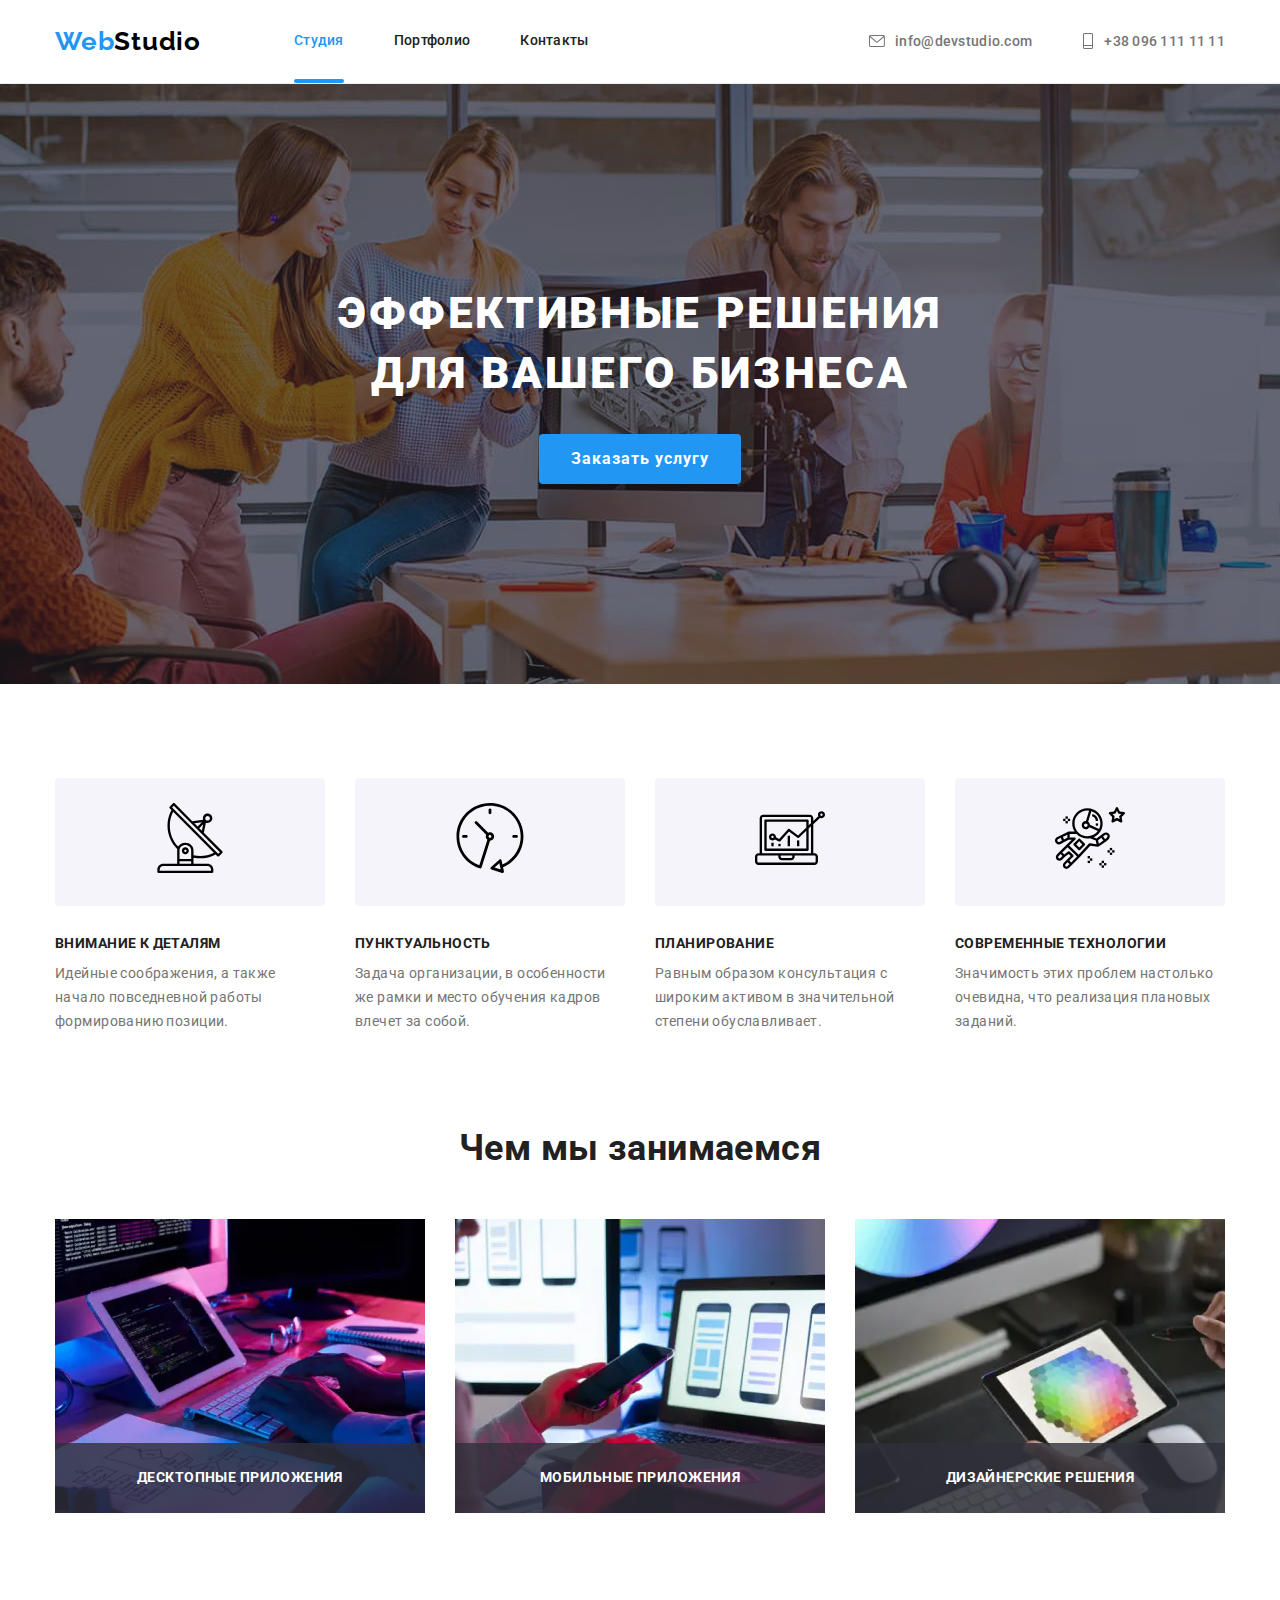
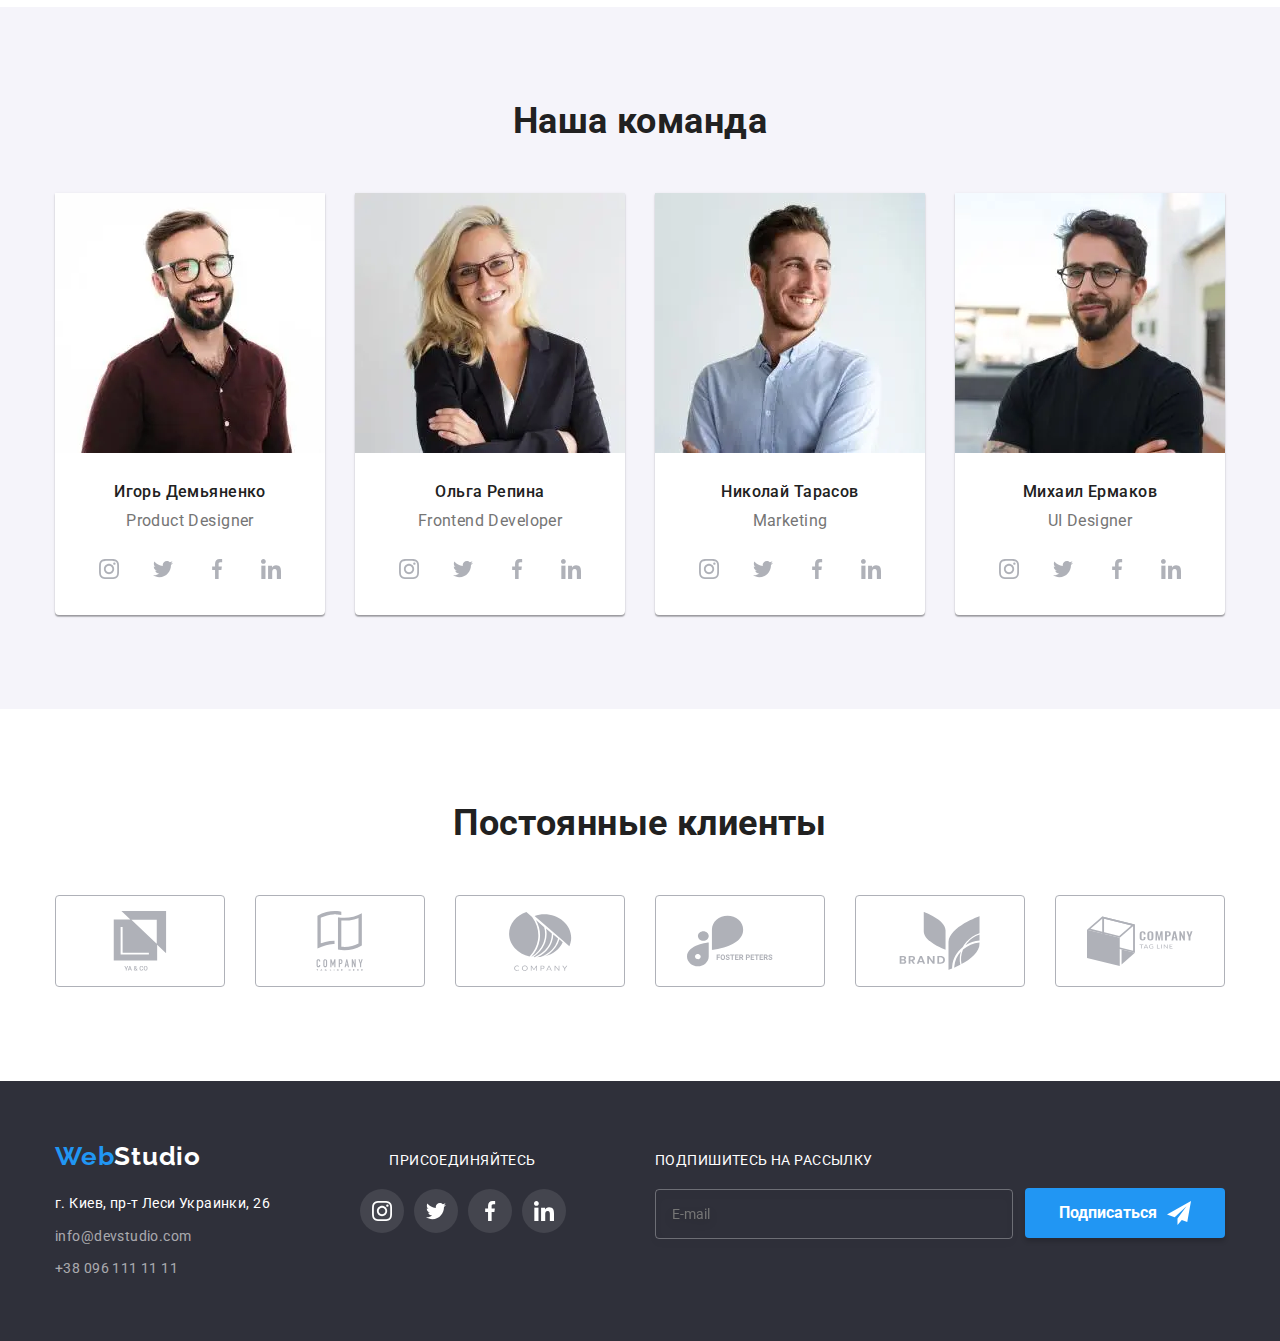
<file: index.html>
<!DOCTYPE html>
<html lang="ru">
  <head>
    <meta charset="UTF-8" />
    <meta name="viewport" content="width=device-width, initial-scale=1.0" />
    <title>Студия</title>
    <!--Подключение нормализатора-->
    <link
      rel="stylesheet"
      href="https://cdnjs.cloudflare.com/ajax/libs/modern-normalize/1.1.0/modern-normalize.min.css"
    />
    <!--Подключение CSS-->
    <link rel="stylesheet" href="./css/main.min.css" />
    <!-- Подключение шрифтов с google -->
    <link rel="preconnect" href="https://fonts.googleapis.com" />
    <link rel="preconnect" href="https://fonts.gstatic.com" crossorigin />
    <link
      href="https://fonts.googleapis.com/css2?family=Raleway:wght@700&family=Roboto:wght@400;500;700;900&display=swap"
      rel="stylesheet"
    />
  </head>
  <body>
    <!--Шапка-->
    <header class="header">
      <div class="container header__container">
        <!--  ЛОГОТИП -->
        <a class="logo" href="./index.html" lang="en">Web<span class="logo__dark">Studio</span></a>
        <!-- НАВИГАЦИЯ --->
        <button
          class="menu-button"
          type="button"
          aria-expanded="false"
          aria-controls="menu-container"
          data-menu-button
        >
          <svg width="24" height="18" aria-label="кнопка мобільного меню">
            <use
              class="icon-menu"
              href="./images/svg/header-button/header-button-sprite.svg#menu-header_button"
            ></use>
            <use
              class="icon-close"
              href="./images/svg/header-button/header-button-sprite.svg#icon-menu-close"
            ></use>
          </svg>
        </button>
        <div class="menu-container" id="menu-container" data-menu>
          <nav class="main-nav">
            <ul class="site-nav">
              <li class="site-nav__item">
                <a class="site-nav__link site-nav__link--active" href="./index.html">Студия</a>
              </li>
              <li class="site-nav__item">
                <a class="site-nav__link" href="./portfolio.html">Портфолио</a>
              </li>
              <li class="site-nav__item">
                <a class="site-nav__link" href="#__footer__">Контакты</a>
              </li>
            </ul>
          </nav>
          <!--КОНТАКТЫ-->
          <ul class="contacts">
            <li class="contacts__item">
              <a class="contacts__link" href="mailto:info@devstudio.com">
                <svg class="contacts__svg" width="16" height="12">
                  <use href="./images/svg/contacts/contacts-sprite.svg#email"></use>
                </svg>
                info@devstudio.com
              </a>
            </li>
            <li class="contacts__item">
              <a class="contacts__link contacts__link--size" href="tel:+380961111111">
                <svg class="contacts__svg" width="12" height="16">
                  <use href="./images/svg/contacts/contacts-sprite.svg#smartphone"></use>
                </svg>
                +38 096 111 11 11
              </a>
            </li>
          </ul>
          <ul class="social-menu">
            <li class="social-menu__item">
              <a class="social-menu__link" href="#">Instagram</a>
            </li>
            <li class="social-menu__item">
              <a class="social-menu__link" href="#">Twitter</a>
            </li>
            <li class="social-menu__item">
              <a class="social-menu__link" href="#">Facebook</a>
            </li>
            <li class="social-menu__item">
              <a class="social-menu__link" href="#">Linkedin</a>
            </li>
          </ul>
        </div>
      </div>
    </header>
    <!---HEADER -->
    <!--MAIN -->
    <main>
      <!-- Banner -->
      <section class="banner">
        <h1 class="banner__title">Эффективные решения <br />для вашего бизнеса</h1>
        <button class="banner__button" type="button" data-modal-open>Заказать услугу</button>
      </section>
      <!------ Особенности --------------------------------------------------------------------------------->
      <section class="section">
        <div class="container">
          <h2 class="visually-hidden">Внимание к деталям</h2>
          <ul class="features">
            <li class="features__item">
              <div class="features__svg">
                <svg width="70" height="70">
                  <use href="./images/svg/features/features-sprite.svg#antenna"></use>
                </svg>
              </div>
              <h3 class="features__title">Внимание к деталям</h3>
              <p class="features__text">
                Идейные соображения, а также начало повседневной работы формированию позиции.
              </p>
            </li>
            <li class="features__item">
              <div class="features__svg">
                <svg width="70" height="70">
                  <use href="./images/svg/features/features-sprite.svg#clock"></use>
                </svg>
              </div>
              <h3 class="features__title">Пунктуальность</h3>
              <p class="features__text">
                Задача организации, в особенности же рамки и место обучения кадров влечет за собой.
              </p>
            </li>
            <li class="features__item">
              <div class="features__svg">
                <svg width="70" height="70">
                  <use href="./images/svg/features/features-sprite.svg#diagram"></use>
                </svg>
              </div>
              <h3 class="features__title">Планирование</h3>
              <p class="features__text">
                Равным образом консультация с широким активом в значительной степени обуславливает.
              </p>
            </li>
            <li class="features__item">
              <div class="features__svg">
                <svg width="70" height="70">
                  <use href="./images/svg/features/features-sprite.svg#astronaut"></use>
                </svg>
              </div>
              <h3 class="features__title">Современные технологии</h3>
              <p class="features__text">
                Значимость этих проблем настолько очевидна, что реализация плановых заданий.
              </p>
            </li>
          </ul>
        </div>
      </section>
      <!------ Чем мы занимаемся -------------------------------------------------------------------------->
      <section class="works__no-mobile no-padding-top section">
        <div class="container">
          <h2 class="section__title">Чем мы занимаемся</h2>
          <ul class="works">
            <li class="works__item">
              <div class="works__label">
                <p class="works__text">ДЕСКТОПНЫЕ ПРИЛОЖЕНИЯ</p>
              </div>
              <picture>
                <source
                  srcset="
                    ./images/desktop/works/job1.webp    1x,
                    ./images/desktop/works/job1@2x.webp 2x
                  "
                  type="image/webp"
                  media="(min-width: 1200px)"
                />
                <source
                  srcset="./images/desktop/works/job1.png 1x, ./images/desktop/works/job1@2x.png 2x"
                  media="(min-width: 1200px)"
                />
                <img src="#" alt="Внимание к деталям" />
              </picture>
            </li>
            <li class="works__item">
              <div class="works__label">
                <p class="works__text">МОБИЛЬНЫЕ ПРИЛОЖЕНИЯ</p>
              </div>
              <picture>
                <source
                  srcset="
                    ./images/desktop/works/job2.webp    1x,
                    ./images/desktop/works/job2@2x.webp 2x
                  "
                  type="image/webp"
                  media="(min-width: 1200px)"
                />
                <source
                  srcset="./images/desktop/works/job2.png 1x, ./images/desktop/works/job2@2x.png 2x"
                  media="(min-width: 1200px)"
                />
                <img src="#" alt="Использование комплектующих" />
              </picture>
            </li>
            <li class="works__item">
              <div class="works__label">
                <p class="works__text">ДИЗАЙНЕРСКИЕ РЕШЕНИЯ</p>
              </div>
              <picture>
                <source
                  srcset="
                    ./images/desktop/works/job3.webp    1x,
                    ./images/desktop/works/job3@2x.webp 2x
                  "
                  type="image/webp"
                  media="(min-width: 1200px)"
                />
                <source
                  srcset="./images/desktop/works/job3.png 1x, ./images/desktop/works/job3@2x.png 2x"
                  media="(min-width: 1200px)"
                />
                <img src="#" alt="Современные технологии" />
              </picture>
            </li>
          </ul>
        </div>
      </section>
      <!------- Наша команда --------------------------------------------------------------------------------->
      <section class="section section__background">
        <div class="container">
          <h2 class="section__title">Наша команда</h2>
          <ul class="team">
            <li class="team__item">
              <picture>
                <source
                  srcset="
                    ./images/mobile/team/demyanenko.webp    1x,
                    ./images/mobile/team/demyanenko@2x.webp 2x
                  "
                  type="image/webp"
                  media="(max-width: 767px)"
                />
                <source
                  srcset="
                    ./images/mobile/team/demyanenko.jpg    1x,
                    ./images/mobile/team/demyanenko@2x.jpg 2x
                  "
                  media="(max-width: 767px)"
                />

                <!-- Max = 1199px. Tablet -->
                <source
                  srcset="
                    ./images/tablet/team/demyanenko.webp    1x,
                    ./images/tablet/team/demyanenko@2x.webp 2x
                  "
                  type="image/webp"
                  media="(max-width: 1199px)"
                />
                <source
                  srcset="
                    ./images/tablet/team/demyanenko.jpg    1x,
                    ./images/tablet/team/demyanenko@2x.jpg 2x
                  "
                  media="(max-width: 1199px)"
                />

                <!-- Min = 1200px.  Desktop -->
                <source
                  srcset="
                    ./images/desktop/team/demyanenko.webp    1x,
                    ./images/desktop/team/demyanenko@2x.webp 2x
                  "
                  type="image/webp"
                  media="(min-width: 1200px)"
                />
                <source
                  srcset="
                    ./images/desktop/team/demyanenko.jpg    1x,
                    ./images/desktop/team/demyanenko@2x.jpg 2x
                  "
                  media="(min-width: 1200px)"
                />
                <img class="team__foto" src="#" alt="дизайнер продукции Игорь Демьяненко" />
              </picture>
              <div class="team__wrap">
                <h3 class="team__title">Игорь Демьяненко</h3>
                <p class="team__text" lang="en">Product Designer</p>
                <ul class="social__list">
                  <li class="social__item">
                    <a class="social__link" href="" target="_blank" rel="noreferrer noopener">
                      <svg class="social__svg" width="20" height="20">
                        <use href="./images/svg/social/social-sprite.svg#instagram"></use>
                      </svg>
                    </a>
                  </li>
                  <li class="social__item">
                    <a class="social__link" href="" target="_blank" rel="noreferrer noopener">
                      <svg class="social__svg" width="20" height="20">
                        <use href="./images/svg/social/social-sprite.svg#twitter"></use>
                      </svg>
                    </a>
                  </li>
                  <li class="social__item">
                    <a class="social__link" href="" target="_blank" rel="noreferrer noopener">
                      <svg class="social__svg" width="20" height="20">
                        <use href="./images/svg/social/social-sprite.svg#facebook"></use>
                      </svg>
                    </a>
                  </li>
                  <li class="social__item">
                    <a class="social__link" href="" target="_blank" rel="noreferrer noopener">
                      <svg class="social__svg" width="20" height="20">
                        <use href="./images/svg/social/social-sprite.svg#linkedin"></use>
                      </svg>
                    </a>
                  </li>
                </ul>
              </div>
            </li>
            <li class="team__item">
              <picture>
                <source
                  srcset="
                    ./images/mobile/team/repina.webp    1x,
                    ./images/mobile/team/repina@2x.webp 2x
                  "
                  type="image/webp"
                  media="(max-width: 767px)"
                />
                <source
                  srcset="./images/mobile/team/repina.jpg 1x, ./images/mobile/team/repina@2x.jpg 2x"
                  media="(max-width: 767px)"
                />

                <!-- Max = 1199px. Tablet -->
                <source
                  srcset="
                    ./images/tablet/team/repina.webp    1x,
                    ./images/tablet/team/repina@2x.webp 2x
                  "
                  type="image/webp"
                  media="(max-width: 1199px)"
                />
                <source
                  srcset="./images/tablet/team/repina.jpg 1x, ./images/tablet/team/repina@2x.jpg 2x"
                  media="(max-width: 1199px)"
                />

                <!-- Min = 1200px.  Desktop -->
                <source
                  srcset="
                    ./images/desktop/team/repina.webp    1x,
                    ./images/desktop/team/repina@2x.webp 2x
                  "
                  type="image/webp"
                  media="(min-width: 1200px)"
                />
                <source
                  srcset="
                    ./images/desktop/team/repina.jpg    1x,
                    ./images/desktop/team/repina@2x.jpg 2x
                  "
                  media="(min-width: 1200px)"
                />
                <img class="team__foto" src="#" alt="Фронтенд-разработчик Ольга Репина" />
              </picture>
              <div class="team__wrap">
                <h3 class="team__title">Ольга Репина</h3>
                <p class="team__text" lang="en">Frontend Developer</p>
                <ul class="social__list">
                  <li class="social__item">
                    <a class="social__link" href="" target="_blank" rel="noreferrer noopener">
                      <svg class="social__svg" width="20" height="20">
                        <use href="./images/svg/social/social-sprite.svg#instagram"></use>
                      </svg>
                    </a>
                  </li>
                  <li class="social__item">
                    <a class="social__link" href="" target="_blank" rel="noreferrer noopener">
                      <svg class="social__svg" width="20" height="20">
                        <use href="./images/svg/social/social-sprite.svg#twitter"></use>
                      </svg>
                    </a>
                  </li>
                  <li class="social__item">
                    <a class="social__link" href="" target="_blank" rel="noreferrer noopener">
                      <svg class="social__svg" width="20" height="20">
                        <use href="./images/svg/social/social-sprite.svg#facebook"></use>
                      </svg>
                    </a>
                  </li>
                  <li class="social__item">
                    <a class="social__link" href="" target="_blank" rel="noreferrer noopener">
                      <svg class="social__svg" width="20" height="20">
                        <use href="./images/svg/social/social-sprite.svg#linkedin"></use>
                      </svg>
                    </a>
                  </li>
                </ul>
              </div>
            </li>
            <li class="team__item">
              <picture>
                <source
                  srcset="
                    ./images/mobile/team/tarasov.webp    1x,
                    ./images/mobile/team/tarasov@2x.webp 2x
                  "
                  type="image/webp"
                  media="(max-width: 767px)"
                />
                <source
                  srcset="
                    ./images/mobile/team/tarasov.jpg    1x,
                    ./images/mobile/team/tarasov@2x.jpg 2x
                  "
                  media="(max-width: 767px)"
                />

                <!-- Max = 1199px. Tablet -->
                <source
                  srcset="
                    ./images/tablet/team/tarasov.webp    1x,
                    ./images/tablet/team/tarasov@2x.webp 2x
                  "
                  type="image/webp"
                  media="(max-width: 1199px)"
                />
                <source
                  srcset="
                    ./images/tablet/team/tarasov.jpg    1x,
                    ./images/tablet/team/tarasov@2x.jpg 2x
                  "
                  media="(max-width: 1199px)"
                />

                <!-- Min = 1200px.  Desktop -->
                <source
                  srcset="
                    ./images/desktop/team/tarasov.webp    1x,
                    ./images/desktop/team/tarasov@2x.webp 2x
                  "
                  type="image/webp"
                  media="(min-width: 1200px)"
                />
                <source
                  srcset="
                    ./images/desktop/team/tarasov.jpg    1x,
                    ./images/desktop/team/tarasov@2x.jpg 2x
                  "
                  media="(min-width: 1200px)"
                />
                <img class="team__foto" src="#" alt="Николай Тарасов маркетинг" />
              </picture>
              <div class="team__wrap">
                <h3 class="team__title">Николай Тарасов</h3>
                <p class="team__text" lang="en">Marketing</p>
                <ul class="social__list">
                  <li class="social__item">
                    <a class="social__link" href="" target="_blank" rel="noreferrer noopener">
                      <svg class="social__svg" width="20" height="20">
                        <use href="./images/svg/social/social-sprite.svg#instagram"></use>
                      </svg>
                    </a>
                  </li>
                  <li class="social__item">
                    <a class="social__link" href="" target="_blank" rel="noreferrer noopener">
                      <svg class="social__svg" width="20" height="20">
                        <use href="./images/svg/social/social-sprite.svg#twitter"></use>
                      </svg>
                    </a>
                  </li>
                  <li class="social__item">
                    <a class="social__link" href="" target="_blank" rel="noreferrer noopener">
                      <svg class="social__svg" width="20" height="20">
                        <use href="./images/svg/social/social-sprite.svg#facebook"></use>
                      </svg>
                    </a>
                  </li>
                  <li class="social__item">
                    <a class="social__link" href="" target="_blank" rel="noreferrer noopener">
                      <svg class="social__svg" width="20" height="20">
                        <use href="./images/svg/social/social-sprite.svg#linkedin"></use>
                      </svg>
                    </a>
                  </li>
                </ul>
              </div>
            </li>
            <li class="team__item">
              <picture>
                <source
                  srcset="
                    ./images/mobile/team/ermakov.webp    1x,
                    ./images/mobile/team/ermakov@2x.webp 2x
                  "
                  type="image/webp"
                  media="(max-width: 767px)"
                />
                <source
                  srcset="
                    ./images/mobile/team/ermakov.jpg    1x,
                    ./images/mobile/team/ermakov@2x.jpg 2x
                  "
                  media="(max-width: 767px)"
                />

                <!-- Max = 1199px. Tablet -->
                <source
                  srcset="
                    ./images/tablet/team/ermakov.webp    1x,
                    ./images/tablet/team/ermakov@2x.webp 2x
                  "
                  type="image/webp"
                  media="(max-width: 1199px)"
                />
                <source
                  srcset="
                    ./images/tablet/team/ermakov.jpg    1x,
                    ./images/tablet/team/ermakov@2x.jpg 2x
                  "
                  media="(max-width: 1199px)"
                />

                <!-- Min = 1200px.  Desktop -->
                <source
                  srcset="
                    ./images/desktop/team/ermakov.webp    1x,
                    ./images/desktop/team/ermakov@2x.webp 2x
                  "
                  type="image/webp"
                  media="(min-width: 1200px)"
                />
                <source
                  srcset="
                    ./images/desktop/team/ermakov.jpg    1x,
                    ./images/desktop/team/ermakov@2x.jpg 2x
                  "
                  media="(min-width: 1200px)"
                />
                <img
                  class="team__foto"
                  src="#"
                  alt="Дизайнер пользовательского интерфейса Михаил Ермаков"
                />
              </picture>
              <div class="team__wrap">
                <h3 class="team__title">Михаил Ермаков</h3>
                <p class="team__text" lang="en">UI Designer</p>
                <ul class="social__list">
                  <li class="social__item">
                    <a class="social__link" href="" target="_blank" rel="noreferrer noopener">
                      <svg class="social__svg" width="20" height="20">
                        <use href="./images/svg/social/social-sprite.svg#instagram"></use>
                      </svg>
                    </a>
                  </li>
                  <li class="social__item">
                    <a class="social__link" href="" target="_blank" rel="noreferrer noopener">
                      <svg class="social__svg" width="20" height="20">
                        <use href="./images/svg/social/social-sprite.svg#twitter"></use>
                      </svg>
                    </a>
                  </li>
                  <li class="social__item">
                    <a class="social__link" href="" target="_blank" rel="noreferrer noopener">
                      <svg class="social__svg" width="20" height="20">
                        <use href="./images/svg/social/social-sprite.svg#facebook"></use>
                      </svg>
                    </a>
                  </li>
                  <li class="social__item">
                    <a class="social__link" href="" target="_blank" rel="noreferrer noopener">
                      <svg class="social__svg" width="20" height="20">
                        <use href="./images/svg/social/social-sprite.svg#linkedin"></use>
                      </svg>
                    </a>
                  </li>
                </ul>
              </div>
            </li>
          </ul>
        </div>
      </section>
      <!-- Постоянные клиенты ----------------------------------------------------------------------------->
      <section class="section">
        <div class="container">
          <h2 class="section__title">Постоянные клиенты</h2>
          <ul class="clients">
            <li class="clients__item">
              <a class="clients__link" href="" target="_blank" rel="noreferrer noopener"
                ><svg width="106" height="60">
                  <use href="./images/svg/clients/clients-sprite.svg#ya-and-co"></use>
                </svg>
              </a>
            </li>
            <li class="clients__item">
              <a class="clients__link" href="" target="_blank" rel="noreferrer noopener"
                ><svg width="106" height="60">
                  <use href="./images/svg/clients/clients-sprite.svg#tagline-here"></use>
                </svg>
              </a>
            </li>
            <li class="clients__item">
              <a class="clients__link" href="" target="_blank" rel="noreferrer noopener"
                ><svg width="106" height="60">
                  <use href="./images/svg/clients/clients-sprite.svg#company"></use>
                </svg>
              </a>
            </li>
            <li class="clients__item">
              <a class="clients__link" href="" target="_blank" rel="noreferrer noopener"
                ><svg width="106" height="60">
                  <use href="./images/svg/clients/clients-sprite.svg#foster-peters"></use>
                </svg>
              </a>
            </li>
            <li class="clients__item">
              <a class="clients__link" href="" target="_blank" rel="noreferrer noopener"
                ><svg width="106" height="60">
                  <use href="./images/svg/clients/clients-sprite.svg#brand"></use>
                </svg>
              </a>
            </li>
            <li class="clients__item">
              <a class="clients__link" href="" target="_blank" rel="noreferrer noopener"
                ><svg width="106" height="60">
                  <use href="./images/svg/clients/clients-sprite.svg#tag-line"></use>
                </svg>
              </a>
            </li>
          </ul>
        </div>
      </section>
    </main>
    <!--MAIN ---------------------------------------------------------------------------------------->
    <!--Подвал ---------------------------------------------------------------------------------------->
    <footer class="footer" id="__footer__">
      <div class="footer__container container">
        <div class="footer-left_box">
          <a class="footer-logo" href="/">Web<span class="footer-logo__white">Studio</span></a>
          <address class="footer__anddres">
            <ul class="footer__list">
              <li class="footer__item">
                <a
                  class="footer__text footer__text--white"
                  href="https://goo.gl/maps/a66LDwwVaXXeTYJA7"
                  target="_blank"
                  rel="noreferrer noopener"
                  >г. Киев, пр-т Леси Украинки, 26</a
                >
              </li>
              <li class="footer__item">
                <a class="footer__text" href="mailto:info@devstudio.com">info@devstudio.com</a>
              </li>
              <li class="footer__item">
                <a class="footer__text" href="tel:+380961111111">+38 096 111 11 11</a>
              </li>
            </ul>
          </address>
        </div>
        <!-- Приєднуйтеся -------------------------------------------------------------------------------->
        <div class="footer-center_box">
          <p class="center-box__text">присоединяйтесь</p>
          <ul class="join-social__list">
            <li class="join-social__item">
              <a class="join-social__link" href="" target="_blank" rel="noreferrer noopener">
                <svg class="join-social__svg" width="20" height="20">
                  <use href="./images/svg/social/social-sprite.svg#instagram"></use>
                </svg>
              </a>
            </li>
            <li class="join-social__item">
              <a class="join-social__link" href="" target="_blank" rel="noreferrer noopener">
                <svg class="join-social__svg" width="20" height="20">
                  <use href="./images/svg/social/social-sprite.svg#twitter"></use>
                </svg>
              </a>
            </li>
            <li class="join-social__item">
              <a class="join-social__link" href="" target="_blank" rel="noreferrer noopener">
                <svg class="join-social__svg" width="20" height="20">
                  <use href="./images/svg/social/social-sprite.svg#facebook"></use>
                </svg>
              </a>
            </li>
            <li class="join-social__item">
              <a class="join-social__link" href="" target="_blank" rel="noreferrer noopener">
                <svg class="join-social__svg" width="20" height="20">
                  <use href="./images/svg/social/social-sprite.svg#linkedin"></use>
                </svg>
              </a>
            </li>
          </ul>
        </div>
        <!-- Подпишитесь на рассылку -->
        <div class="footer-right_box">
          <form class="form-subscribe js-speaker-form" autocomplete="off">
            <div class="form-subscribe__field form-subscribe__fields">
              <label class="form-subscribe__label center-box__text" for="mail"
                >Подпишитесь на рассылку</label
              >
              <input
                class="form-subscribe__input"
                tupe="email"
                name="mail"
                id="mail"
                autocomplete="email"
                placeholder="E-mail"
              />
            </div>
            <button class="form-subscribe__button" type="submit">
              Подписаться
              <svg class="form-subscribe__svg" width="24" height="24">
                <use href="./images/svg/footer/footer-button-sprite.svg#icon-send"></use>
              </svg>
            </button>
          </form>
        </div>
      </div>
    </footer>
    <!--Modal ---------------------------------------------------------------------------------------->
    <div class="backdrop is-hidden" data-modal>
      <div class="modal">
        <button class="modal__button" type="button" data-modal-close>
          <svg width="18" height="18">
            <use href="./images/svg/modal/modal-sprite.svg#close-modal"></use>
          </svg>
        </button>
        <form class="form js-speaker-form" autocomplete="off">
          <h2 class="form__title">Оставьте свои данные, мы вам перезвоним</h2>
          <div class="form__field">
            <label class="form__label" for="name">Имя</label>
            <input
              class="form__input"
              tupe="text"
              name="name"
              id="name"
              title="Андрей"
              autocomplete="name"
              placeholder=" "
            />
            <svg class="form__svg" width="18" height="18">
              <use href="./images/svg/modal/modal-sprite.svg#person-name"></use>
            </svg>
          </div>
          <div class="form__field">
            <label class="form__label" for="tel">Телефон</label>
            <input
              class="form__input"
              tupe="tel"
              pattern="[0-9]{3}-[0-9]{3}-[0-9]{2}-[0-9]{2}"
              title="099-999-99-99"
              name="tel"
              id="tel"
              autocomplete="tel"
              placeholder=" "
            />
            <svg class="form__svg" width="18" height="18">
              <use href="./images/svg/modal/modal-sprite.svg#person-tel"></use>
            </svg>
          </div>
          <div class="form__field">
            <label class="form__label" for="mail-modal">Почта</label>
            <input
              class="form__input"
              tupe="mail"
              name="mail-modal"
              id="mail-modal"
              title="my@mail.com"
              autocomplete="email"
              placeholder=" "
            />
            <svg class="form__svg" width="18" height="18">
              <use href="./images/svg/modal/modal-sprite.svg#person-mail"></use>
            </svg>
          </div>
          <div role="group" class="form__field">
            <label class="form__label" for="comment">Комментарий</label>
            <textarea
              class="form__comment"
              name="comment"
              id="comment"
              rows="8"
              placeholder="Введите текст"
            ></textarea>
          </div>
          <div class="form-checkbox" role="group">
            <label class="form-checkbox__label" for="policy">
              <input class="form-checkbox__policy" type="checkbox" name="policy" id="policy" />
              <span class="form-checkbox__icon"></span>
              Соглашаюсь с рассылкой и принимаю
              <a class="form-checkbox__link" href="./index.html">Условия договора</a></label
            >
          </div>
          <button class="form__button" type="submit">Отправить</button>
        </form>
      </div>
    </div>
    <script src="./js/modal.js"></script>
    <script src="./js/menu-mobile.js"></script>
  </body>
</html>
</file>
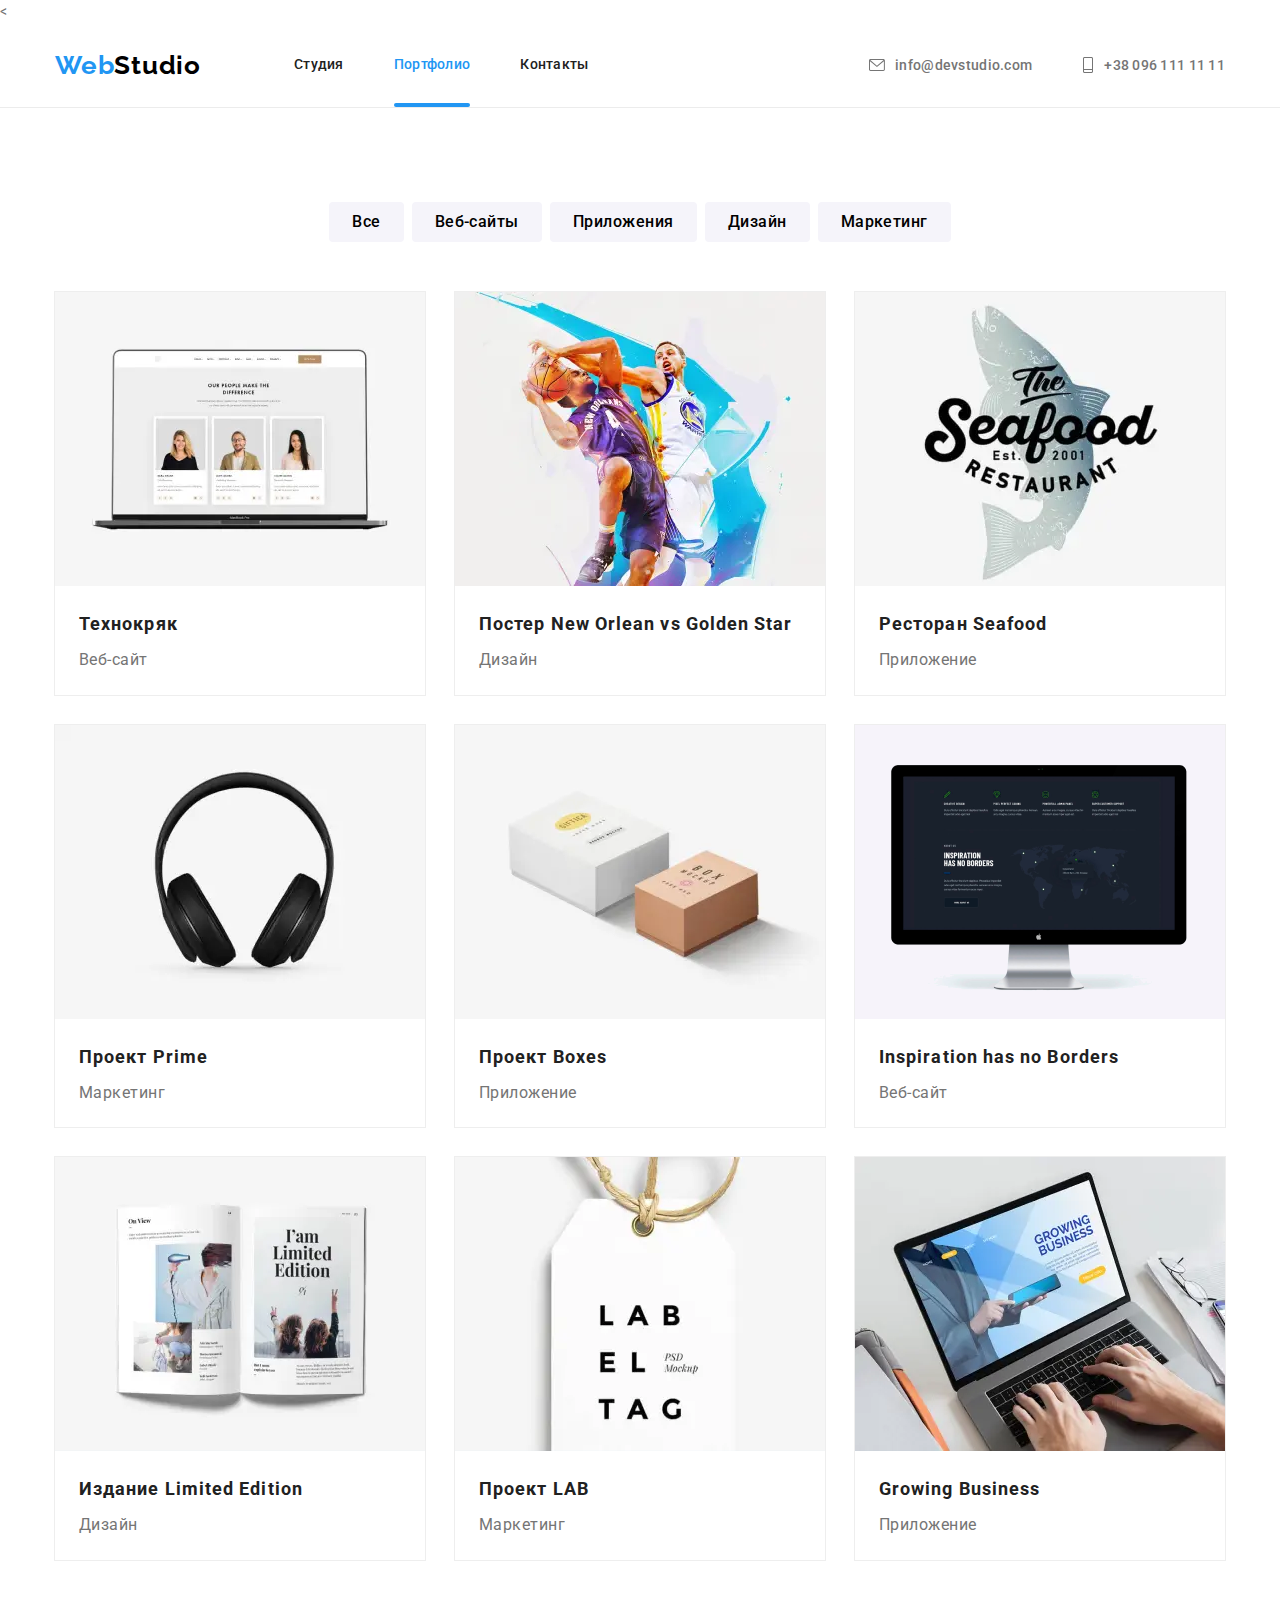
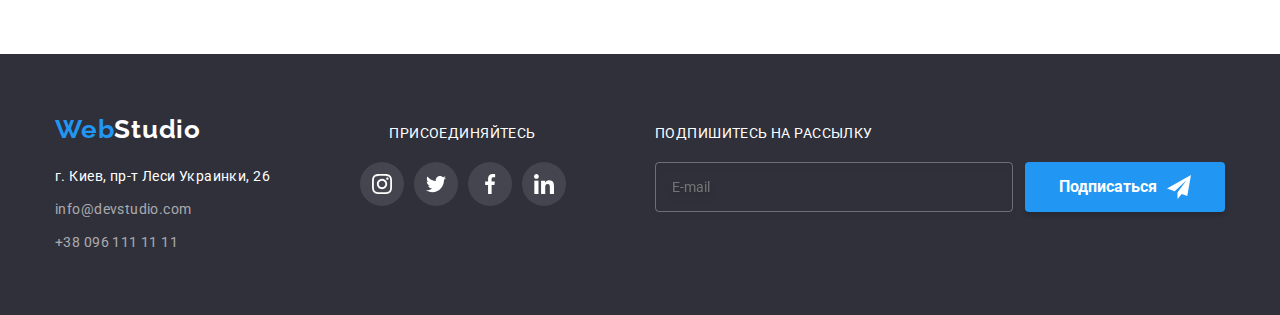
<file: portfolio.html>
<!DOCTYPE html>
<html lang="ru">
  <head>
    <meta charset="UTF-8" />
    <meta name="viewport" content="width=device-width, initial-scale=1.0" />
    <title>Портфолио</title>
    <!--Подключение нормализатора-->
    <link
      rel="stylesheet"
      href="https://cdnjs.cloudflare.com/ajax/libs/modern-normalize/1.1.0/modern-normalize.min.css"
    />
    <!--Подключение CSS-->
    <link rel="stylesheet" href="./css/main.min.css" />
    <!-- Подключение шрифтов с google -->
    <link rel="preconnect" href="https://fonts.googleapis.com" />
    <link rel="preconnect" href="https://fonts.gstatic.com" crossorigin />
    <link
      href="https://fonts.googleapis.com/css2?family=Raleway:wght@700&family=Roboto:wght@400;500;700;900&display=swap"
      rel="stylesheet"
    />
  </head>
  <body>
    <!--Шапка-->
    <
    <header class="header">
      <div class="container header__container">
        <!--  ЛОГОТИП -->
        <a class="logo" href="./index.html" lang="en">Web<span class="logo__dark">Studio</span></a>
        <!-- НАВИГАЦИЯ --->
        <button
          class="menu-button"
          type="button"
          aria-expanded="false"
          aria-controls="menu-container"
          data-menu-button
        >
          <svg width="24" height="18" aria-label="кнопка мобільного меню">
            <use
              class="icon-menu"
              href="./images/svg/header-button/header-button-sprite.svg#menu-header_button"
            ></use>
            <use
              class="icon-close"
              href="./images/svg/header-button/header-button-sprite.svg#icon-menu-close"
            ></use>
          </svg>
        </button>
        <div class="menu-container" id="menu-container" data-menu>
          <nav class="main-nav">
            <ul class="site-nav">
              <li class="site-nav__item">
                <a class="site-nav__link" href="./index.html">Студия</a>
              </li>
              <li class="site-nav__item">
                <a class="site-nav__link site-nav__link--active" href="./portfolio.html"
                  >Портфолио</a
                >
              </li>
              <li class="site-nav__item">
                <a class="site-nav__link" href="#__footer__">Контакты</a>
              </li>
            </ul>
          </nav>
          <!--КОНТАКТЫ-->
          <ul class="contacts">
            <li class="contacts__item">
              <a class="contacts__link" href="mailto:info@devstudio.com">
                <svg class="contacts__svg" width="16" height="12">
                  <use href="./images/svg/contacts/contacts-sprite.svg#email"></use>
                </svg>
                info@devstudio.com
              </a>
            </li>
            <li class="contacts__item">
              <a class="contacts__link contacts__link--size" href="tel:+380961111111">
                <svg class="contacts__svg" width="12" height="16">
                  <use href="./images/svg/contacts/contacts-sprite.svg#smartphone"></use>
                </svg>
                +38 096 111 11 11
              </a>
            </li>
          </ul>
          <ul class="social-menu">
            <li class="social-menu__item">
              <a class="social-menu__link" href="#">Instagram</a>
            </li>
            <li class="social-menu__item">
              <a class="social-menu__link" href="#">Twitter</a>
            </li>
            <li class="social-menu__item">
              <a class="social-menu__link" href="#">Facebook</a>
            </li>
            <li class="social-menu__item">
              <a class="social-menu__link" href="#">Linkedin</a>
            </li>
          </ul>
        </div>
      </div>
    </header>
    <!-------- HEADER ------------------------------------------------------------------------------------->
    <main>
      <section class="section">
        <div class="container">
          <h1 class="visually-hidden">Портфолио</h1>
          <ul class="filters">
            <li class="filters__item">
              <button type="button" class="filters__button" data-value="AllBtn">Все</button>
            </li>
            <li class="filters__item">
              <button type="button" class="filters__button" data-value="WebBtn">Веб-сайты</button>
            </li>
            <li class="filters__item">
              <button type="button" class="filters__button" data-value="AppBtn">Приложения</button>
            </li>
            <li class="filters__item">
              <button type="button" class="filters__button" data-value="DesignBtn">Дизайн</button>
            </li>
            <li class="filters__item">
              <button type="button" class="filters__button" data-value="MarketingBtn">
                Маркетинг
              </button>
            </li>
          </ul>
          <ul class="portfolio">
            <li class="portfolio__item" data-value="Website">
              <a class="portfolio__link" href="" target="_blank" rel="noreferrer noopener">
                <div class="portfolio__photo">
                  <picture>
                    <source
                      srcset="
                        ./images/mobile/portfolio/web-site.webp    1x,
                        ./images/mobile/portfolio/web-site@2x.webp 2x
                      "
                      type="image/webp"
                      media="(max-width: 767px)"
                    />
                    <source
                      srcset="
                        ./images/mobile/portfolio/web-site.png    1x,
                        ./images/mobile/portfolio/web-site@2x.png 2x
                      "
                      media="(max-width: 767px)"
                    />
                    <source
                      srcset="
                        ./images/tablet/portfolio/web-site.webp    1x,
                        ./images/tablet/portfolio/web-site@2x.webp 2x
                      "
                      type="image/webp"
                      media="(max-width: 1199px)"
                    />
                    <source
                      srcset="
                        ./images/tablet/portfolio/web-site.png    1x,
                        ./images/tablet/portfolio/web-site@2x.png 2x
                      "
                      media="(max-width: 1199px)"
                    />
                    <source
                      srcset="
                        ./images/desktop/portfolio/web-site.webp    1x,
                        ./images/desktop/portfolio/web-site@2x.webp 2x
                      "
                      type="image/webp"
                      media="(min-width: 1200px)"
                    />
                    <source
                      srcset="
                        ./images/desktop/portfolio/web-site.png    1x,
                        ./images/desktop/portfolio/web-site@2x.png 2x
                      "
                      media="(min-width: 1200px)"
                    />
                    <img src="#" alt="Технокряк" />
                  </picture>
                  <div class="thumb">
                    <p class="thumb__text">
                      Технокряк это современная площадка распространения коронавируса. Компании
                      используют эту платформу для цифрового шпионажа и атак на защищённые сервера
                      конкурентов.
                    </p>
                  </div>
                </div>
                <div class="portfolio-box">
                  <h2 class="portfolio-box__title">Технокряк</h2>
                  <p class="portfolio-box__text">Веб-сайт</p>
                </div>
              </a>
            </li>
            <li class="portfolio__item" data-value="Design">
              <a class="portfolio__link" href="" target="_blank" rel="noreferrer noopener">
                <div class="portfolio__photo">
                  <picture>
                    <source
                      srcset="
                        ./images/mobile/portfolio/desing.webp    1x,
                        ./images/mobile/portfolio/desing@2x.webp 2x
                      "
                      type="image/webp"
                      media="(max-width: 767px)"
                    />
                    <source
                      srcset="
                        ./images/mobile/portfolio/desing.png    1x,
                        ./images/mobile/portfolio/desing@2x.png 2x
                      "
                      media="(max-width: 767px)"
                    />
                    <source
                      srcset="
                        ./images/tablet/portfolio/desing.webp    1x,
                        ./images/tablet/portfolio/desing@2x.webp 2x
                      "
                      type="image/webp"
                      media="(max-width: 1199px)"
                    />
                    <source
                      srcset="
                        ./images/tablet/portfolio/desing.png    1x,
                        ./images/tablet/portfolio/desing@2x.png 2x
                      "
                      media="(max-width: 1199px)"
                    />
                    <source
                      srcset="
                        ./images/desktop/portfolio/desing.webp    1x,
                        ./images/desktop/portfolio/desing@2x.webp 2x
                      "
                      type="image/webp"
                      media="(min-width: 1200px)"
                    />
                    <source
                      srcset="
                        ./images/desktop/portfolio/desing.png    1x,
                        ./images/desktop/portfolio/desing@2x.png 2x
                      "
                      media="(min-width: 1200px)"
                    />
                    <img src="#" alt="Постер дизайн Новый Орлеан против Голден Стар" />
                  </picture>
                  <div class="thumb">
                    <p class="thumb__text">
                      Технокряк это современная площадка распространения коронавируса. Компании
                      используют эту платформу для цифрового шпионажа и атак на защищённые сервера
                      конкурентов.
                    </p>
                  </div>
                </div>
                <div class="portfolio-box">
                  <h2 class="portfolio-box__title">
                    Постер <span lang="en">New Orlean vs Golden Star</span>
                  </h2>
                  <p class="portfolio-box__text">Дизайн</p>
                </div>
              </a>
            </li>
            <li class="portfolio__item" data-value="Application">
              <a class="portfolio__link" href="" target="_blank" rel="noreferrer noopener">
                <div class="portfolio__photo">
                  <picture>
                    <source
                      srcset="
                        ./images/mobile/portfolio/annexes.webp    1x,
                        ./images/mobile/portfolio/annexes@2x.webp 2x
                      "
                      type="image/webp"
                      media="(max-width: 767px)"
                    />
                    <source
                      srcset="
                        ./images/mobile/portfolio/annexes.png    1x,
                        ./images/mobile/portfolio/annexes@2x.png 2x
                      "
                      media="(max-width: 767px)"
                    />
                    <source
                      srcset="
                        ./images/tablet/portfolio/annexes.webp    1x,
                        ./images/tablet/portfolio/annexes@2x.webp 2x
                      "
                      type="image/webp"
                      media="(max-width: 1199px)"
                    />
                    <source
                      srcset="
                        ./images/tablet/portfolio/annexes.png    1x,
                        ./images/tablet/portfolio/annexes@2x.png 2x
                      "
                      media="(max-width: 1199px)"
                    />
                    <source
                      srcset="
                        ./images/desktop/portfolio/annexes.webp    1x,
                        ./images/desktop/portfolio/annexes@2x.webp 2x
                      "
                      type="image/webp"
                      media="(min-width: 1200px)"
                    />
                    <source
                      srcset="
                        ./images/desktop/portfolio/annexes.png    1x,
                        ./images/desktop/portfolio/annexes@2x.png 2x
                      "
                      media="(min-width: 1200px)"
                    />
                    <img src="#" alt="Приложение ресторан морепродукты" />
                  </picture>
                  <div class="thumb">
                    <p class="thumb__text">
                      Технокряк это современная площадка распространения коронавируса. Компании
                      используют эту платформу для цифрового шпионажа и атак на защищённые сервера
                      конкурентов.
                    </p>
                  </div>
                </div>
                <div class="portfolio-box">
                  <h2 class="portfolio-box__title">Ресторан <span lang="en">Seafood</span></h2>
                  <p class="portfolio-box__text">Приложение</p>
                </div>
              </a>
            </li>
            <li class="portfolio__item" data-value="Marketing">
              <a class="portfolio__link" href="" target="_blank" rel="noreferrer noopener">
                <div class="portfolio__photo">
                  <picture>
                    <source
                      srcset="
                        ./images/mobile/portfolio/marketing.webp    1x,
                        ./images/mobile/portfolio/marketing@2x.webp 2x
                      "
                      type="image/webp"
                      media="(max-width: 767px)"
                    />
                    <source
                      srcset="
                        ./images/mobile/portfolio/marketing.png    1x,
                        ./images/mobile/portfolio/marketing@2x.png 2x
                      "
                      media="(max-width: 767px)"
                    />
                    <source
                      srcset="
                        ./images/tablet/portfolio/marketing.webp    1x,
                        ./images/tablet/portfolio/marketing@2x.webp 2x
                      "
                      type="image/webp"
                      media="(max-width: 1199px)"
                    />
                    <source
                      srcset="
                        ./images/tablet/portfolio/marketing.png    1x,
                        ./images/tablet/portfolio/marketing@2x.png 2x
                      "
                      media="(max-width: 1199px)"
                    />
                    <source
                      srcset="
                        ./images/desktop/portfolio/marketing.webp    1x,
                        ./images/desktop/portfolio/marketing@2x.webp 2x
                      "
                      type="image/webp"
                      media="(min-width: 1200px)"
                    />
                    <source
                      srcset="
                        ./images/desktop/portfolio/marketing.png    1x,
                        ./images/desktop/portfolio/marketing@2x.png 2x
                      "
                      media="(min-width: 1200px)"
                    />
                    <img src="#" alt="Основной проект" />
                  </picture>
                  <div class="thumb">
                    <p class="thumb__text">
                      Технокряк это современная площадка распространения коронавируса. Компании
                      используют эту платформу для цифрового шпионажа и атак на защищённые сервера
                      конкурентов.
                    </p>
                  </div>
                </div>
                <div class="portfolio-box">
                  <h2 class="portfolio-box__title">Проект <span lang="en">Prime</span></h2>
                  <p class="portfolio-box__text">Маркетинг</p>
                </div>
              </a>
            </li>
            <li class="portfolio__item" data-value="Application">
              <a class="portfolio__link" href="" target="_blank" rel="noreferrer noopener">
                <div class="portfolio__photo">
                  <picture>
                    <source
                      srcset="
                        ./images/mobile/portfolio/annexes1.webp    1x,
                        ./images/mobile/portfolio/annexes1@2x.webp 2x
                      "
                      type="image/webp"
                      media="(max-width: 767px)"
                    />
                    <source
                      srcset="
                        ./images/mobile/portfolio/annexes1.png    1x,
                        ./images/mobile/portfolio/annexes1@2x.png 2x
                      "
                      media="(max-width: 767px)"
                    />
                    <source
                      srcset="
                        ./images/tablet/portfolio/annexes1.webp    1x,
                        ./images/tablet/portfolio/annexes1@2x.webp 2x
                      "
                      type="image/webp"
                      media="(max-width: 1199px)"
                    />
                    <source
                      srcset="
                        ./images/tablet/portfolio/annexes1.png    1x,
                        ./images/tablet/portfolio/annexes1@2x.png 2x
                      "
                      media="(max-width: 1199px)"
                    />
                    <source
                      srcset="
                        ./images/desktop/portfolio/annexes1.webp    1x,
                        ./images/desktop/portfolio/annexes1@2x.webp 2x
                      "
                      type="image/webp"
                      media="(min-width: 1200px)"
                    />
                    <source
                      srcset="
                        ./images/desktop/portfolio/annexes1.png    1x,
                        ./images/desktop/portfolio/annexes1@2x.png 2x
                      "
                      media="(min-width: 1200px)"
                    />
                    <img src="#" alt="Проект коробки" />
                  </picture>
                  <div class="thumb">
                    <p class="thumb__text">
                      Технокряк это современная площадка распространения коронавируса. Компании
                      используют эту платформу для цифрового шпионажа и атак на защищённые сервера
                      конкурентов.
                    </p>
                  </div>
                </div>
                <div class="portfolio-box">
                  <h2 class="portfolio-box__title">Проект <span lang="en">Boxes</span></h2>
                  <p class="portfolio-box__text">Приложение</p>
                </div>
              </a>
            </li>
            <li class="portfolio__item" data-value="Website">
              <a class="portfolio__link" href="" target="_blank" rel="noreferrer noopener">
                <div class="portfolio__photo">
                  <picture>
                    <source
                      srcset="
                        ./images/mobile/portfolio/web-site1.webp    1x,
                        ./images/mobile/portfolio/web-site1@2x.webp 2x
                      "
                      type="image/webp"
                      media="(max-width: 767px)"
                    />
                    <source
                      srcset="
                        ./images/mobile/portfolio/web-site1.png    1x,
                        ./images/mobile/portfolio/web-site1@2x.png 2x
                      "
                      media="(max-width: 767px)"
                    />
                    <source
                      srcset="
                        ./images/tablet/portfolio/web-site1.webp    1x,
                        ./images/tablet/portfolio/web-site1@2x.webp 2x
                      "
                      type="image/webp"
                      media="(max-width: 1199px)"
                    />
                    <source
                      srcset="
                        ./images/tablet/portfolio/web-site1.png    1x,
                        ./images/tablet/portfolio/web-site1@2x.png 2x
                      "
                      media="(max-width: 1199px)"
                    />
                    <source
                      srcset="
                        ./images/desktop/portfolio/web-site1.png     1x,
                        ./images/desktop/portfolio/web-site1@2x.webp 2x
                      "
                      type="image/webp"
                      media="(min-width: 1200px)"
                    />
                    <source
                      srcset="
                        ./images/desktop/portfolio/web-site1.png    1x,
                        ./images/desktop/portfolio/web-site1@2x.png 2x
                      "
                      media="(min-width: 1200px)"
                    />
                    <img src="#" alt="У вдохновения нет границ" />
                  </picture>
                  <div class="thumb">
                    <p class="thumb__text">
                      Технокряк это современная площадка распространения коронавируса. Компании
                      используют эту платформу для цифрового шпионажа и атак на защищённые сервера
                      конкурентов.
                    </p>
                  </div>
                </div>
                <div class="portfolio-box">
                  <h2 class="portfolio-box__title" lang="en">Inspiration has no Borders</h2>
                  <p class="portfolio-box__text">Веб-сайт</p>
                </div>
              </a>
            </li>
            <li class="portfolio__item" data-value="Design">
              <a class="portfolio__link" href="" target="_blank" rel="noreferrer noopener">
                <div class="portfolio__photo">
                  <picture>
                    <source
                      srcset="
                        ./images/mobile/portfolio/desing1.webp    1x,
                        ./images/mobile/portfolio/desing1@2x.webp 2x
                      "
                      type="image/webp"
                      media="(max-width: 767px)"
                    />
                    <source
                      srcset="
                        ./images/mobile/portfolio/desing1.png    1x,
                        ./images/mobile/portfolio/desing1@2x.png 2x
                      "
                      media="(max-width: 767px)"
                    />
                    <source
                      srcset="
                        ./images/tablet/portfolio/desing1.webp    1x,
                        ./images/tablet/portfolio/desing1@2x.webp 2x
                      "
                      type="image/webp"
                      media="(max-width: 1199px)"
                    />
                    <source
                      srcset="
                        ./images/tablet/portfolio/desing1.png    1x,
                        ./images/tablet/portfolio/desing1@2x.png 2x
                      "
                      media="(max-width: 1199px)"
                    />
                    <source
                      srcset="
                        ./images/desktop/portfolio/desing1.webp    1x,
                        ./images/desktop/portfolio/desing1@2x.webp 2x
                      "
                      type="image/webp"
                      media="(min-width: 1200px)"
                    />
                    <source
                      srcset="
                        ./images/desktop/portfolio/desing1.png    1x,
                        ./images/desktop/portfolio/desing1@2x.png 2x
                      "
                      media="(min-width: 1200px)"
                    />
                    <img src="#" alt="Издание Ограниченный выпуск" />
                  </picture>
                  <div class="thumb">
                    <p class="thumb__text">
                      Технокряк это современная площадка распространения коронавируса. Компании
                      используют эту платформу для цифрового шпионажа и атак на защищённые сервера
                      конкурентов.
                    </p>
                  </div>
                </div>
                <div class="portfolio-box">
                  <h2 class="portfolio-box__title">
                    Издание <span lang="en">Limited Edition</span>
                  </h2>
                  <p class="portfolio-box__text">Дизайн</p>
                </div>
              </a>
            </li>
            <li class="portfolio__item" data-value="Marketing">
              <a class="portfolio__link" href="" target="_blank" rel="noreferrer noopener">
                <div class="portfolio__photo">
                  <picture>
                    <source
                      srcset="
                        ./images/mobile/portfolio/marketing1.webp    1x,
                        ./images/mobile/portfolio/marketing1@2x.webp 2x
                      "
                      type="image/webp"
                      media="(max-width: 767px)"
                    />
                    <source
                      srcset="
                        ./images/mobile/portfolio/marketing1.png    1x,
                        ./images/mobile/portfolio/marketing1@2x.png 2x
                      "
                      media="(max-width: 767px)"
                    />
                    <source
                      srcset="
                        ./images/tablet/portfolio/marketing1.webp    1x,
                        ./images/tablet/portfolio/marketing1@2x.webp 2x
                      "
                      type="image/webp"
                      media="(max-width: 1199px)"
                    />
                    <source
                      srcset="
                        ./images/tablet/portfolio/marketing1.png    1x,
                        ./images/tablet/portfolio/marketing1@2x.png 2x
                      "
                      media="(max-width: 1199px)"
                    />
                    <source
                      srcset="
                        ./images/desktop/portfolio/marketing1.webp    1x,
                        ./images/desktop/portfolio/marketing1@2x.webp 2x
                      "
                      type="image/webp"
                      media="(min-width: 1200px)"
                    />
                    <source
                      srcset="
                        ./images/desktop/portfolio/marketing1.png    1x,
                        ./images/desktop/portfolio/marketing1@2x.png 2x
                      "
                      media="(min-width: 1200px)"
                    />
                    <img src="#" alt="Проект лаб" />
                  </picture>
                  <div class="thumb">
                    <p class="thumb__text">
                      Технокряк это современная площадка распространения коронавируса. Компании
                      используют эту платформу для цифрового шпионажа и атак на защищённые сервера
                      конкурентов.
                    </p>
                  </div>
                </div>
                <div class="portfolio-box">
                  <h2 class="portfolio-box__title">Проект <span lang="en">LAB</span></h2>
                  <p class="portfolio-box__text">Маркетинг</p>
                </div>
              </a>
            </li>
            <li class="portfolio__item" data-value="Application">
              <a class="portfolio__link" href="" target="_blank" rel="noreferrer noopener">
                <div class="portfolio__photo">
                  <picture>
                    <source
                      srcset="
                        ./images/mobile/portfolio/annexes2.webp    1x,
                        ./images/mobile/portfolio/annexes2@2x.webp 2x
                      "
                      type="image/webp"
                      media="(max-width: 767px)"
                    />
                    <source
                      srcset="
                        ./images/mobile/portfolio/annexes2.png    1x,
                        ./images/mobile/portfolio/annexes2@2x.png 2x
                      "
                      media="(max-width: 767px)"
                    />
                    <source
                      srcset="
                        ./images/tablet/portfolio/annexes2.webp    1x,
                        ./images/tablet/portfolio/annexes2@2x.webp 2x
                      "
                      type="image/webp"
                      media="(max-width: 1199px)"
                    />
                    <source
                      srcset="
                        ./images/tablet/portfolio/annexes2.png    1x,
                        ./images/tablet/portfolio/annexes2@2x.png 2x
                      "
                      media="(max-width: 1199px)"
                    />
                    <source
                      srcset="
                        ./images/desktop/portfolio/annexes2.webp    1x,
                        ./images/desktop/portfolio/annexes2@2x.webp 2x
                      "
                      type="image/webp"
                      media="(min-width: 1200px)"
                    />
                    <source
                      srcset="
                        ./images/desktop/portfolio/annexes2.png    1x,
                        ./images/desktop/portfolio/annexes2@2x.png 2x
                      "
                      media="(min-width: 1200px)"
                    />
                    <img src="#" alt="Растущий бизнес" />
                  </picture>
                  <div class="thumb">
                    <p class="thumb__text">
                      Технокряк это современная площадка распространения коронавируса. Компании
                      используют эту платформу для цифрового шпионажа и атак на защищённые сервера
                      конкурентов.
                    </p>
                  </div>
                </div>
                <div class="portfolio-box">
                  <h2 class="portfolio-box__title" lang="en">Growing Business</h2>
                  <p class="portfolio-box__text">Приложение</p>
                </div>
              </a>
            </li>
          </ul>
        </div>
      </section>
    </main>
    <!--MAIN ---------------------------------------------------------------------------------------->
    <!--Підвал ---------------------------------------------------------------------------------------->
    <!--Підвал ---------------------------------------------------------------------------------------->
    <footer class="footer" id="__footer__">
      <div class="footer__container container">
        <div class="footer-left_box">
          <a class="footer-logo" href="/">Web<span class="footer-logo__white">Studio</span></a>
          <address class="footer__anddres">
            <ul class="footer__list">
              <li class="footer__item">
                <a
                  class="footer__text footer__text--white"
                  href="https://goo.gl/maps/a66LDwwVaXXeTYJA7"
                  target="_blank"
                  rel="noreferrer noopener"
                  >г. Киев, пр-т Леси Украинки, 26</a
                >
              </li>
              <li class="footer__item">
                <a class="footer__text" href="mailto:info@devstudio.com">info@devstudio.com</a>
              </li>
              <li class="footer__item">
                <a class="footer__text" href="tel:+380961111111">+38 096 111 11 11</a>
              </li>
            </ul>
          </address>
        </div>
        <!-- Приєднуйтеся -------------------------------------------------------------------------------->
        <div class="footer-center_box">
          <p class="center-box__text">присоединяйтесь</p>
          <ul class="join-social__list">
            <li class="join-social__item">
              <a class="join-social__link" href="" target="_blank" rel="noreferrer noopener">
                <svg class="join-social__svg" width="20" height="20">
                  <use href="./images/svg/social/social-sprite.svg#instagram"></use>
                </svg>
              </a>
            </li>
            <li class="join-social__item">
              <a class="join-social__link" href="" target="_blank" rel="noreferrer noopener">
                <svg class="join-social__svg" width="20" height="20">
                  <use href="./images/svg/social/social-sprite.svg#twitter"></use>
                </svg>
              </a>
            </li>
            <li class="join-social__item">
              <a class="join-social__link" href="" target="_blank" rel="noreferrer noopener">
                <svg class="join-social__svg" width="20" height="20">
                  <use href="./images/svg/social/social-sprite.svg#facebook"></use>
                </svg>
              </a>
            </li>
            <li class="join-social__item">
              <a class="join-social__link" href="" target="_blank" rel="noreferrer noopener">
                <svg class="join-social__svg" width="20" height="20">
                  <use href="./images/svg/social/social-sprite.svg#linkedin"></use>
                </svg>
              </a>
            </li>
          </ul>
        </div>
        <!-- Подпишитесь на рассылку -->
        <div class="footer-right_box">
          <form class="form-subscribe js-speaker-form" autocomplete="off">
            <div class="form-subscribe__field form-subscribe__fields">
              <label class="form-subscribe__label center-box__text" for="mail"
                >Подпишитесь на рассылку</label
              >
              <input
                class="form-subscribe__input"
                tupe="email"
                name="mail"
                id="mail"
                autocomplete="email"
                placeholder="E-mail"
              />
            </div>
            <button class="form-subscribe__button" type="submit">
              Подписаться
              <svg class="form-subscribe__svg" width="24" height="24">
                <use href="./images/svg/footer/footer-button-sprite.svg#icon-send"></use>
              </svg>
            </button>
          </form>
        </div>
      </div>
    </footer>
    <script src="./js/menu-mobile.js"></script>
    <script src="./js/portfolio-filters.js"></script>
  </body>
</html>
</file>
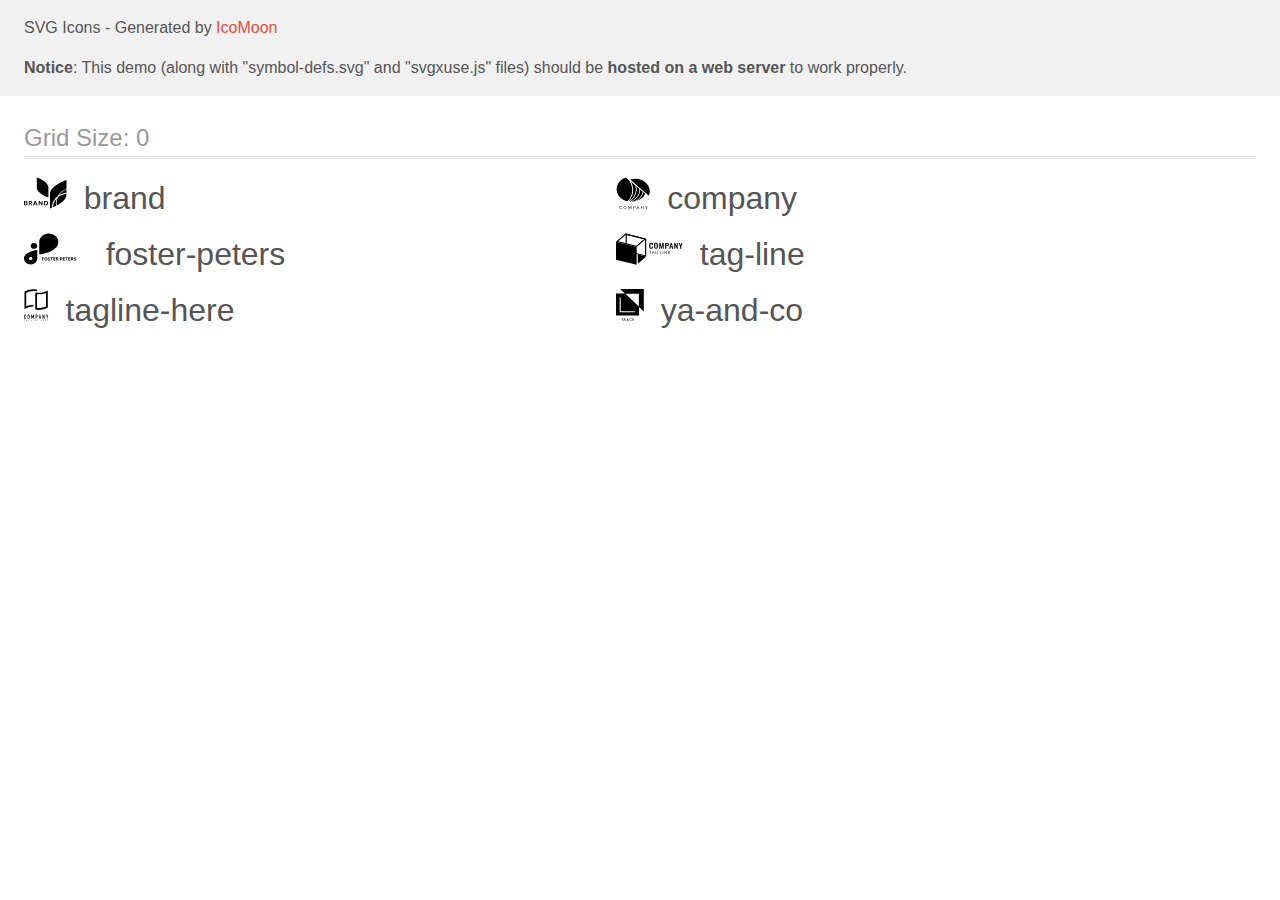
<file: images/svg/clients/icomoon/demo-external-svg.html>
<!doctype html>
<html>
<head>
    <title>IcoMoon - SVG Icons</title>
    <meta charset="utf-8">
    <meta name="viewport" content="width=device-width, initial-scale=1">
    <link rel="stylesheet" href="demo-files/demo.css">
    <link rel="stylesheet" href="style.css">
</head>
<body>
<header class="bgc1 clearfix">
<div class="mhl">
    <p>SVG Icons - Generated by <a href="https://icomoon.io/app">IcoMoon</a></p><p><strong>Notice</strong>: This demo (along with "symbol-defs.svg" and "svgxuse.js" files) should be <b>hosted on a web server</b> to work properly.</p>
</div>
</header>
    <div class="clearfix mhl ptl">
        <h1 class="mvm mtn fgc1">Grid Size: 0</h1>
        <div class="glyph fs1">
            <div class="clearfix pbs">
                <svg class="icon brand"><use xlink:href="symbol-defs.svg#brand"></use></svg><span class="name"> brand</span>
            </div>
        </div>
        <div class="glyph fs1">
            <div class="clearfix pbs">
                <svg class="icon company"><use xlink:href="symbol-defs.svg#company"></use></svg><span class="name"> company</span>
            </div>
        </div>
        <div class="glyph fs1">
            <div class="clearfix pbs">
                <svg class="icon foster-peters"><use xlink:href="symbol-defs.svg#foster-peters"></use></svg><span class="name"> foster-peters</span>
            </div>
        </div>
        <div class="glyph fs1">
            <div class="clearfix pbs">
                <svg class="icon tag-line"><use xlink:href="symbol-defs.svg#tag-line"></use></svg><span class="name"> tag-line</span>
            </div>
        </div>
        <div class="glyph fs1">
            <div class="clearfix pbs">
                <svg class="icon tagline-here"><use xlink:href="symbol-defs.svg#tagline-here"></use></svg><span class="name"> tagline-here</span>
            </div>
        </div>
        <div class="glyph fs1">
            <div class="clearfix pbs">
                <svg class="icon ya-and-co"><use xlink:href="symbol-defs.svg#ya-and-co"></use></svg><span class="name"> ya-and-co</span>
            </div>
        </div>
  </div>
<script defer src="svgxuse.js"></script>
</body>
</html>
</file>
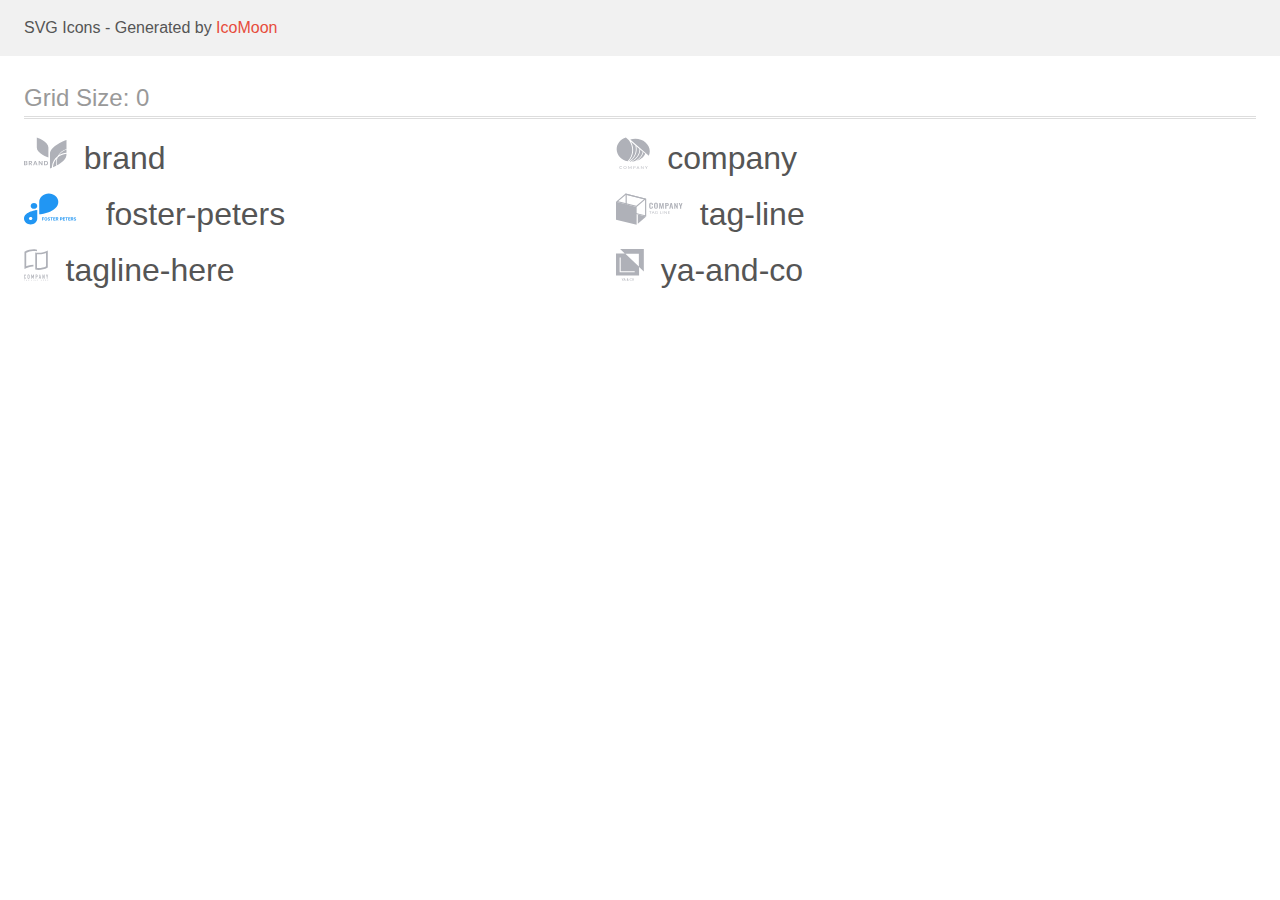
<file: images/svg/clients/icomoon/demo.html>
<!doctype html>
<html>
<head>
    <title>IcoMoon - SVG Icons</title>
    <meta charset="utf-8">
    <meta name="viewport" content="width=device-width, initial-scale=1">
    <link rel="stylesheet" href="demo-files/demo.css">
    <link rel="stylesheet" href="style.css">
</head>
<body>
<svg aria-hidden="true" style="position: absolute; width: 0; height: 0; overflow: hidden;" version="1.1" xmlns="http://www.w3.org/2000/svg" xmlns:xlink="http://www.w3.org/1999/xlink">
<defs>
<symbol id="brand" viewBox="0 0 43 32">
<path fill="#afb1b8" style="fill: var(--color1, #afb1b8)" d="M3.239 26.373c0.166 0.188 0.254 0.424 0.25 0.665 0.008 0.158-0.022 0.315-0.089 0.46s-0.169 0.275-0.298 0.38c-0.322 0.223-0.722 0.332-1.125 0.307h-1.977v-4.215h1.937c0.382-0.023 0.761 0.076 1.073 0.28 0.125 0.096 0.224 0.217 0.289 0.354s0.095 0.286 0.086 0.435c0.011 0.233-0.068 0.461-0.225 0.645-0.15 0.168-0.358 0.284-0.589 0.329 0.262 0.044 0.499 0.172 0.668 0.36zM0.92 25.737h0.828c0.188 0.013 0.375-0.037 0.526-0.14 0.062-0.052 0.111-0.116 0.141-0.187s0.043-0.148 0.036-0.225c0.006-0.076-0.007-0.153-0.037-0.224s-0.078-0.135-0.138-0.188c-0.156-0.106-0.349-0.156-0.542-0.142h-0.814v1.106zM2.355 27.353c0.066-0.053 0.119-0.119 0.153-0.193s0.049-0.155 0.043-0.235c0.005-0.081-0.010-0.163-0.045-0.238s-0.088-0.142-0.155-0.195c-0.162-0.11-0.361-0.164-0.562-0.152h-0.868v1.159h0.879c0.198 0.011 0.394-0.041 0.556-0.146z"></path>
<path fill="#afb1b8" style="fill: var(--color1, #afb1b8)" d="M7.197 28.185l-1.077-1.647h-0.405v1.647h-0.927v-4.215h1.754c0.442-0.028 0.879 0.1 1.221 0.358 0.245 0.229 0.393 0.53 0.417 0.85s-0.078 0.637-0.287 0.894c-0.216 0.227-0.512 0.378-0.837 0.428l1.147 1.684h-1.008zM5.715 25.963h0.758c0.526 0 0.789-0.213 0.789-0.638 0.005-0.087-0.009-0.174-0.042-0.255s-0.085-0.156-0.151-0.218c-0.166-0.127-0.38-0.188-0.596-0.171h-0.767l0.009 1.283z"></path>
<path fill="#afb1b8" style="fill: var(--color1, #afb1b8)" d="M12.262 27.337h-1.847l-0.326 0.848h-0.972l1.696-4.168h1.050l1.689 4.168h-0.972l-0.319-0.848zM12.015 26.698l-0.675-1.779-0.675 1.779h1.349z"></path>
<path fill="#afb1b8" style="fill: var(--color1, #afb1b8)" d="M18.602 28.185h-0.92l-2.062-2.867v2.867h-0.918v-4.215h0.918l2.062 2.883v-2.883h0.92v4.215z"></path>
<path fill="#afb1b8" style="fill: var(--color1, #afb1b8)" d="M23.852 27.176c-0.19 0.318-0.48 0.577-0.832 0.743-0.4 0.185-0.845 0.276-1.293 0.266h-1.637v-4.215h1.637c0.448-0.011 0.891 0.078 1.293 0.259 0.352 0.163 0.642 0.419 0.832 0.735 0.189 0.343 0.288 0.722 0.288 1.106s-0.099 0.763-0.288 1.106zM22.799 27.075c0.263-0.28 0.407-0.637 0.407-1.006s-0.144-0.726-0.407-1.006c-0.317-0.254-0.731-0.382-1.152-0.358h-0.639v2.729h0.639c0.42 0.024 0.834-0.105 1.152-0.358z"></path>
<path fill="#afb1b8" style="fill: var(--color1, #afb1b8)" d="M12.838 0.522c0 0 11.873 4.104 11.621 10.043v10.045c0 0-11.864-4.106-11.617-10.045l-0.005-10.043z"></path>
<path fill="#afb1b8" style="fill: var(--color1, #afb1b8)" d="M35.037 18.259c2.242-1.413 4.836-2.288 7.544-2.545v-3.145c-3.12 1.101-5.766 3.097-7.544 5.69z"></path>
<path fill="#afb1b8" style="fill: var(--color1, #afb1b8)" d="M33.69 19.206c1.835-3.384 5.017-5.995 8.891-7.296v-9.061c0 0-16.909 5.846-16.551 14.304v14.302c0 0 0.753-0.262 1.939-0.752 0-0.457 0-0.918 0.054-1.382 0.35-3.926 2.389-7.565 5.668-10.115z"></path>
<path fill="#afb1b8" style="fill: var(--color1, #afb1b8)" d="M32.081 24.52c0.089-0.992 0.287-1.973 0.592-2.928-2.042 2.203-3.278 4.936-3.536 7.815-0.025 0.272-0.038 0.544-0.045 0.824 0.96-0.422 2.078-0.949 3.252-1.569-0.3-1.362-0.388-2.756-0.263-4.141z"></path>
<path fill="#afb1b8" style="fill: var(--color1, #afb1b8)" d="M32.754 24.571c-0.113 1.253-0.042 2.514 0.209 3.75 4.62-2.531 9.811-6.442 9.611-11.168v-0.412c-3.301 0.338-6.389 1.659-8.79 3.76-0.562 1.302-0.909 2.674-1.030 4.069z"></path>
</symbol>
<symbol id="company" viewBox="0 0 34 32">
<path fill="#afb1b8" style="fill: var(--color1, #afb1b8)" d="M5.643 31.315c0.012 0 0.024 0.003 0.035 0.007s0.021 0.011 0.029 0.018l0.166 0.159c-0.129 0.129-0.288 0.231-0.467 0.302-0.21 0.076-0.435 0.113-0.663 0.108-0.213 0.004-0.426-0.031-0.623-0.101-0.178-0.065-0.338-0.162-0.469-0.285-0.134-0.128-0.237-0.278-0.303-0.44-0.073-0.182-0.108-0.373-0.106-0.565-0.003-0.193 0.036-0.386 0.114-0.567 0.073-0.164 0.182-0.314 0.322-0.44 0.142-0.124 0.312-0.222 0.499-0.287 0.205-0.069 0.422-0.103 0.642-0.101 0.204-0.004 0.407 0.027 0.596 0.092 0.165 0.062 0.316 0.148 0.447 0.255l-0.139 0.17c-0.010 0.012-0.022 0.022-0.035 0.031-0.016 0.010-0.036 0.014-0.056 0.013-0.022-0.001-0.042-0.008-0.060-0.018l-0.075-0.045-0.104-0.058c-0.045-0.021-0.091-0.040-0.139-0.056-0.062-0.019-0.125-0.034-0.189-0.045-0.082-0.013-0.164-0.019-0.247-0.018-0.158-0.002-0.315 0.024-0.461 0.076-0.136 0.048-0.26 0.121-0.361 0.213-0.104 0.098-0.183 0.214-0.235 0.339-0.058 0.144-0.087 0.295-0.085 0.448-0.002 0.155 0.026 0.309 0.085 0.455 0.051 0.125 0.129 0.239 0.231 0.338 0.095 0.092 0.213 0.163 0.345 0.209 0.136 0.049 0.281 0.073 0.428 0.072 0.085 0.001 0.17-0.004 0.253-0.014 0.137-0.015 0.268-0.056 0.384-0.121 0.058-0.033 0.113-0.071 0.164-0.112 0.021-0.018 0.049-0.028 0.079-0.029z"></path>
<path fill="#afb1b8" style="fill: var(--color1, #afb1b8)" d="M10.441 30.517c0.003 0.192-0.035 0.382-0.112 0.561-0.068 0.163-0.174 0.311-0.313 0.436s-0.306 0.222-0.491 0.286c-0.407 0.135-0.856 0.135-1.263 0-0.184-0.065-0.35-0.163-0.488-0.287-0.138-0.127-0.246-0.276-0.316-0.44-0.15-0.364-0.15-0.761 0-1.125 0.071-0.164 0.178-0.314 0.316-0.442 0.139-0.12 0.305-0.214 0.488-0.276 0.406-0.137 0.857-0.137 1.263 0 0.185 0.065 0.351 0.163 0.49 0.287 0.137 0.125 0.243 0.273 0.314 0.435 0.077 0.181 0.115 0.372 0.112 0.565zM10.005 30.517c0.003-0.153-0.023-0.306-0.079-0.451-0.047-0.125-0.122-0.239-0.222-0.338-0.097-0.093-0.217-0.166-0.351-0.213-0.296-0.099-0.623-0.099-0.918 0-0.134 0.047-0.254 0.12-0.351 0.213-0.101 0.097-0.178 0.212-0.224 0.338-0.106 0.294-0.106 0.609 0 0.903 0.047 0.125 0.123 0.24 0.224 0.338 0.098 0.092 0.217 0.164 0.351 0.211 0.296 0.096 0.622 0.096 0.918 0 0.134-0.047 0.254-0.119 0.351-0.211 0.1-0.098 0.175-0.213 0.222-0.338 0.056-0.145 0.082-0.298 0.079-0.451z"></path>
<path fill="#afb1b8" style="fill: var(--color1, #afb1b8)" d="M13.715 30.99l0.044 0.101c0.017-0.036 0.031-0.069 0.048-0.101 0.016-0.034 0.034-0.067 0.054-0.099l1.062-1.677c0.021-0.029 0.039-0.047 0.060-0.052 0.028-0.007 0.058-0.011 0.087-0.009h0.314v2.727h-0.372v-2.005c0-0.025 0-0.054 0-0.085-0.002-0.031-0.002-0.063 0-0.094l-1.068 1.7c-0.014 0.025-0.035 0.047-0.063 0.062s-0.059 0.023-0.091 0.023h-0.060c-0.032 0-0.064-0.007-0.091-0.022s-0.049-0.037-0.062-0.062l-1.099-1.711c0 0.032 0 0.065 0 0.097s0 0.061 0 0.087v2.005h-0.359v-2.722h0.314c0.030-0.002 0.059 0.002 0.087 0.009 0.026 0.011 0.046 0.030 0.058 0.052l1.084 1.678c0.021 0.031 0.039 0.064 0.054 0.097z"></path>
<path fill="#afb1b8" style="fill: var(--color1, #afb1b8)" d="M17.71 30.855v1.021h-0.415v-2.723h0.926c0.175-0.003 0.349 0.017 0.517 0.059 0.134 0.033 0.259 0.091 0.366 0.17 0.092 0.074 0.163 0.165 0.208 0.267 0.049 0.111 0.073 0.229 0.071 0.348 0.002 0.119-0.024 0.238-0.077 0.348-0.050 0.104-0.127 0.198-0.224 0.273-0.107 0.082-0.232 0.143-0.368 0.18-0.162 0.045-0.331 0.066-0.501 0.063l-0.503-0.007zM17.71 30.562h0.503c0.109 0.001 0.218-0.013 0.322-0.041 0.086-0.025 0.165-0.065 0.233-0.117 0.062-0.050 0.111-0.112 0.141-0.18 0.034-0.073 0.051-0.151 0.050-0.229 0.005-0.076-0.009-0.151-0.042-0.222s-0.082-0.134-0.145-0.186c-0.159-0.108-0.358-0.16-0.559-0.146h-0.503v1.122z"></path>
<path fill="#afb1b8" style="fill: var(--color1, #afb1b8)" d="M23.294 31.88h-0.328c-0.033 0.001-0.065-0.008-0.091-0.025-0.024-0.017-0.042-0.039-0.054-0.063l-0.282-0.659h-1.419l-0.293 0.659c-0.011 0.024-0.029 0.045-0.052 0.061-0.026 0.018-0.060 0.028-0.093 0.027h-0.328l1.246-2.727h0.432l1.263 2.727zM21.237 30.867h1.172l-0.494-1.11c-0.038-0.084-0.069-0.169-0.093-0.256l-0.048 0.143c-0.014 0.043-0.031 0.083-0.046 0.116l-0.49 1.108z"></path>
<path fill="#afb1b8" style="fill: var(--color1, #afb1b8)" d="M25.089 29.165c0.025 0.012 0.046 0.029 0.062 0.049l1.818 2.056c0-0.032 0-0.065 0-0.096s0-0.061 0-0.090v-1.931h0.372v2.727h-0.208c-0.030 0.001-0.059-0.005-0.085-0.016-0.026-0.013-0.048-0.030-0.067-0.050l-1.816-2.054c0.002 0.031 0.002 0.063 0 0.094 0 0.031 0 0.058 0 0.083v1.944h-0.372v-2.727h0.22c0.026-0.001 0.051 0.004 0.075 0.013z"></path>
<path fill="#afb1b8" style="fill: var(--color1, #afb1b8)" d="M30.402 30.795v1.083h-0.415v-1.083l-1.149-1.642h0.372c0.032-0.002 0.064 0.007 0.089 0.023 0.023 0.018 0.042 0.038 0.056 0.061l0.719 1.059c0.029 0.045 0.054 0.087 0.075 0.126s0.037 0.078 0.052 0.116l0.054-0.117c0.020-0.043 0.044-0.084 0.071-0.125l0.708-1.067c0.015-0.021 0.033-0.041 0.054-0.058 0.025-0.019 0.057-0.028 0.089-0.027h0.376l-1.151 1.65z"></path>
<path fill="#afb1b8" style="fill: var(--color1, #afb1b8)" d="M13.51 24.576c0.181 0.020 0.364 0.036 0.548 0.051 2.803-1.089 5.174-2.873 6.817-5.126s2.485-4.878 2.421-7.546l-3.089-2.684c0.628 2.84 0.334 5.776-0.849 8.479s-3.208 5.067-5.849 6.827z"></path>
<path fill="#afb1b8" style="fill: var(--color1, #afb1b8)" d="M12.407 24.451l0.083 0.014c2.822-1.754 4.974-4.203 6.176-7.030s1.402-5.904 0.571-8.83l-4.4-3.823c1.78 3.142 2.496 6.659 2.066 10.141s-1.989 6.786-4.496 9.528z"></path>
<path fill="#afb1b8" style="fill: var(--color1, #afb1b8)" d="M27.328 15.106c-0.747 2.931-2.563 5.574-5.177 7.537-0.763 0.576-1.587 1.090-2.46 1.534 2.128-0.544 4.085-1.504 5.718-2.809s2.9-2.917 3.703-4.714l-1.784-1.549z"></path>
<path fill="#afb1b8" style="fill: var(--color1, #afb1b8)" d="M26.628 14.674l-2.541-2.207c-0.049 2.517-0.872 4.976-2.385 7.123s-3.66 3.902-6.217 5.084h0.012c0.57-0 1.139-0.030 1.705-0.088 2.39-0.848 4.502-2.196 6.147-3.926s2.771-3.785 3.278-5.985z"></path>
<path fill="#afb1b8" style="fill: var(--color1, #afb1b8)" d="M12.774 3.17l-3.031-2.637c-2.709 0.91-5.040 2.509-6.686 4.588s-2.531 4.542-2.54 7.066v0c0.010 2.789 1.090 5.495 3.070 7.69s4.745 3.754 7.859 4.43c2.78-2.942 4.407-6.579 4.646-10.38s-0.924-7.569-3.319-10.757z"></path>
<path fill="#afb1b8" style="fill: var(--color1, #afb1b8)" d="M33.63 14.268c-0.011-3.309-1.529-6.479-4.221-8.818s-6.342-3.658-10.15-3.668c-1.76-0.002-3.504 0.281-5.146 0.832l18.557 16.123c0.635-1.425 0.961-2.94 0.96-4.469z"></path>
</symbol>
<symbol id="foster-peters" viewBox="0 0 65 32">
<path fill="#2196f3" style="fill: var(--color2, #2196f3)" d="M10.016 9.983h-0.002c-1.827 0-3.308 1.316-3.308 2.94v0.002c0 1.624 1.481 2.94 3.308 2.94h0.002c1.827 0 3.308-1.316 3.308-2.94v-0.002c0-1.624-1.481-2.94-3.308-2.94z"></path>
<path fill="#2196f3" style="fill: var(--color2, #2196f3)" d="M34.434 9.043c-0.005-2.255-1.015-4.417-2.81-6.012s-4.226-2.493-6.764-2.498v0c-2.538 0.004-4.972 0.902-6.767 2.497s-2.806 3.757-2.811 6.013v12.436c0 0 19.149-1.895 19.151-12.434v-0.002z"></path>
<path fill="#2196f3" style="fill: var(--color2, #2196f3)" d="M0 25.562c0.005 1.569 0.708 3.073 1.956 4.183s2.94 1.735 4.706 1.74c1.765-0.005 3.457-0.63 4.705-1.739s1.952-2.613 1.957-4.182v-8.654c0 0-13.325 1.32-13.325 8.652zM6.662 27.112c-0.345 0-0.682-0.091-0.969-0.261s-0.511-0.413-0.643-0.696c-0.132-0.283-0.167-0.595-0.099-0.896s0.233-0.577 0.477-0.794 0.555-0.364 0.893-0.424c0.338-0.060 0.689-0.029 1.008 0.088s0.591 0.316 0.783 0.571c0.192 0.255 0.294 0.555 0.294 0.861 0.001 0.204-0.044 0.406-0.131 0.595s-0.216 0.36-0.378 0.505c-0.162 0.145-0.355 0.259-0.567 0.338s-0.439 0.119-0.669 0.119v-0.006z"></path>
<path fill="#2196f3" style="fill: var(--color2, #2196f3)" d="M20.128 26.258h-1.286v1.328h-0.67v-3.25h2.116v0.542h-1.446v0.839h1.286v0.54zM23.346 26.035c0 0.32-0.057 0.6-0.17 0.842s-0.275 0.427-0.487 0.558c-0.21 0.131-0.451 0.196-0.723 0.196-0.269 0-0.51-0.065-0.721-0.194s-0.375-0.314-0.491-0.554c-0.116-0.241-0.175-0.518-0.176-0.83v-0.161c0-0.32 0.057-0.601 0.172-0.844 0.116-0.244 0.279-0.431 0.489-0.56 0.211-0.131 0.452-0.196 0.723-0.196s0.511 0.065 0.721 0.196c0.211 0.129 0.374 0.316 0.489 0.56 0.116 0.242 0.174 0.523 0.174 0.841v0.145zM22.668 25.888c0-0.341-0.061-0.6-0.183-0.777s-0.296-0.266-0.522-0.266c-0.225 0-0.398 0.088-0.52 0.263-0.122 0.174-0.184 0.43-0.185 0.768v0.158c0 0.332 0.061 0.589 0.183 0.772s0.298 0.275 0.527 0.275c0.225 0 0.397-0.088 0.518-0.263 0.121-0.177 0.182-0.434 0.183-0.772v-0.158zM25.518 26.734c0-0.126-0.045-0.223-0.134-0.29-0.089-0.068-0.25-0.14-0.482-0.214-0.232-0.076-0.416-0.15-0.551-0.223-0.369-0.199-0.554-0.468-0.554-0.806 0-0.176 0.049-0.332 0.147-0.469 0.1-0.138 0.242-0.246 0.426-0.324 0.186-0.077 0.394-0.116 0.625-0.116 0.232 0 0.439 0.042 0.621 0.127 0.181 0.083 0.322 0.202 0.422 0.355 0.101 0.153 0.152 0.327 0.152 0.522h-0.67c0-0.149-0.047-0.264-0.141-0.346-0.094-0.083-0.225-0.125-0.395-0.125-0.164 0-0.291 0.035-0.382 0.105-0.091 0.068-0.136 0.159-0.136 0.272 0 0.106 0.053 0.194 0.158 0.266 0.107 0.071 0.264 0.138 0.471 0.201 0.381 0.115 0.659 0.257 0.833 0.426s0.261 0.381 0.261 0.634c0 0.281-0.106 0.502-0.319 0.663-0.213 0.159-0.499 0.239-0.859 0.239-0.25 0-0.478-0.045-0.683-0.136-0.205-0.092-0.362-0.218-0.471-0.377-0.107-0.159-0.161-0.344-0.161-0.554h0.672c0 0.359 0.214 0.538 0.643 0.538 0.159 0 0.284-0.032 0.373-0.096 0.089-0.065 0.134-0.156 0.134-0.272zM29.092 24.879h-0.996v2.708h-0.67v-2.708h-0.982v-0.542h2.647v0.542zM31.431 26.178h-1.286v0.871h1.509v0.538h-2.179v-3.25h2.174v0.542h-1.504v0.775h1.286v0.525zM33.251 26.396h-0.533v1.19h-0.67v-3.25h1.208c0.384 0 0.68 0.086 0.888 0.257s0.312 0.413 0.312 0.725c0 0.222-0.048 0.407-0.145 0.556-0.095 0.147-0.24 0.265-0.435 0.353l0.703 1.328v0.031h-0.719l-0.609-1.19zM32.717 25.854h0.54c0.168 0 0.298-0.042 0.391-0.127 0.092-0.086 0.138-0.205 0.138-0.355 0-0.153-0.044-0.274-0.132-0.362-0.086-0.088-0.219-0.132-0.4-0.132h-0.538v0.975zM36.775 26.441v1.145h-0.67v-3.25h1.268c0.244 0 0.458 0.045 0.643 0.134 0.186 0.089 0.329 0.216 0.429 0.382 0.1 0.164 0.15 0.35 0.15 0.56 0 0.318-0.109 0.57-0.328 0.754-0.217 0.183-0.519 0.275-0.904 0.275h-0.587zM36.775 25.899h0.598c0.177 0 0.312-0.042 0.404-0.125 0.094-0.083 0.141-0.202 0.141-0.357 0-0.159-0.047-0.288-0.141-0.386s-0.223-0.149-0.388-0.152h-0.614v1.020zM41.012 26.178h-1.286v0.871h1.509v0.538h-2.179v-3.25h2.174v0.542h-1.504v0.775h1.286v0.525zM44.119 24.879h-0.995v2.708h-0.67v-2.708h-0.982v-0.542h2.647v0.542zM46.458 26.178h-1.286v0.871h1.509v0.538h-2.178v-3.25h2.174v0.542h-1.504v0.775h1.286v0.525zM48.277 26.396h-0.533v1.19h-0.67v-3.25h1.208c0.384 0 0.68 0.086 0.888 0.257s0.313 0.413 0.313 0.725c0 0.222-0.048 0.407-0.145 0.556-0.095 0.147-0.24 0.265-0.435 0.353l0.703 1.328v0.031h-0.719l-0.609-1.19zM47.744 25.854h0.54c0.168 0 0.298-0.042 0.391-0.127 0.092-0.086 0.138-0.205 0.138-0.355 0-0.153-0.044-0.274-0.132-0.362-0.086-0.088-0.219-0.132-0.4-0.132h-0.538v0.975zM51.679 26.734c0-0.126-0.045-0.223-0.134-0.29-0.089-0.068-0.25-0.14-0.482-0.214-0.232-0.076-0.416-0.15-0.551-0.223-0.369-0.199-0.554-0.468-0.554-0.806 0-0.176 0.049-0.332 0.147-0.469 0.1-0.138 0.242-0.246 0.426-0.324 0.186-0.077 0.394-0.116 0.625-0.116 0.232 0 0.439 0.042 0.621 0.127 0.182 0.083 0.322 0.202 0.422 0.355 0.101 0.153 0.152 0.327 0.152 0.522h-0.67c0-0.149-0.047-0.264-0.141-0.346-0.094-0.083-0.225-0.125-0.395-0.125-0.164 0-0.291 0.035-0.382 0.105-0.091 0.068-0.136 0.159-0.136 0.272 0 0.106 0.053 0.194 0.158 0.266 0.107 0.071 0.264 0.138 0.471 0.201 0.381 0.115 0.658 0.257 0.833 0.426s0.261 0.381 0.261 0.634c0 0.281-0.106 0.502-0.319 0.663-0.213 0.159-0.499 0.239-0.859 0.239-0.25 0-0.478-0.045-0.683-0.136-0.205-0.092-0.362-0.218-0.471-0.377-0.107-0.159-0.161-0.344-0.161-0.554h0.672c0 0.359 0.214 0.538 0.643 0.538 0.159 0 0.283-0.032 0.373-0.096 0.089-0.065 0.134-0.156 0.134-0.272z"></path>
</symbol>
<symbol id="tag-line" viewBox="0 0 67 32">
<path fill="#afb1b8" style="fill: var(--color1, #afb1b8)" d="M33.724 15.224c-0.315-0.419-0.466-0.915-0.43-1.414v-2.050c0-0.628 0.142-1.106 0.428-1.433s0.775-0.489 1.469-0.488c0.652 0 1.115 0.139 1.389 0.417 0.299 0.355 0.444 0.789 0.411 1.226v0.482h-1.167v-0.488c0.004-0.16-0.007-0.319-0.034-0.478-0.017-0.108-0.076-0.208-0.167-0.284-0.12-0.081-0.271-0.121-0.423-0.111-0.16-0.010-0.318 0.031-0.444 0.117-0.102 0.084-0.169 0.193-0.193 0.313-0.033 0.167-0.049 0.337-0.046 0.507v2.488c-0.018 0.24 0.033 0.48 0.15 0.699 0.058 0.074 0.139 0.132 0.233 0.169s0.198 0.050 0.301 0.039c0.149 0.011 0.298-0.030 0.413-0.113 0.095-0.082 0.156-0.188 0.174-0.302 0.027-0.165 0.039-0.332 0.036-0.498v-0.505h1.167v0.461c0.033 0.456-0.109 0.909-0.403 1.289-0.268 0.305-0.725 0.457-1.396 0.457s-1.179-0.163-1.466-0.501z"></path>
<path fill="#afb1b8" style="fill: var(--color1, #afb1b8)" d="M38.583 15.245c-0.295-0.319-0.442-0.784-0.442-1.4v-2.157c0-0.609 0.147-1.070 0.442-1.383s0.788-0.469 1.478-0.467c0.686 0 1.177 0.156 1.471 0.467 0.295 0.313 0.444 0.774 0.444 1.383v2.157c0 0.609-0.15 1.076-0.449 1.397s-0.788 0.482-1.466 0.482c-0.679 0-1.181-0.163-1.478-0.48zM40.605 14.727c0.106-0.2 0.154-0.419 0.14-0.638v-2.641c0.014-0.215-0.034-0.43-0.138-0.626-0.059-0.075-0.142-0.135-0.238-0.172s-0.203-0.050-0.308-0.037c-0.105-0.013-0.212 0-0.308 0.037s-0.18 0.096-0.24 0.172c-0.106 0.195-0.154 0.41-0.14 0.626v2.653c-0.015 0.219 0.033 0.439 0.14 0.638 0.068 0.067 0.152 0.121 0.246 0.158s0.196 0.056 0.3 0.056c0.103 0 0.206-0.019 0.3-0.056s0.178-0.091 0.246-0.158v-0.012z"></path>
<path fill="#afb1b8" style="fill: var(--color1, #afb1b8)" d="M43.38 9.901h1.256l0.945 3.979 0.966-3.979h1.222l0.123 5.743h-0.904l-0.097-3.992-0.932 3.992h-0.725l-0.966-4.006-0.089 4.006h-0.913l0.114-5.743z"></path>
<path fill="#afb1b8" style="fill: var(--color1, #afb1b8)" d="M49.301 9.901h1.957c1.127 0 1.691 0.544 1.691 1.631 0 1.041-0.593 1.561-1.78 1.56h-0.667v2.553h-1.208l0.007-5.743zM50.973 12.356c0.119 0.013 0.24 0.004 0.355-0.028s0.22-0.084 0.309-0.154c0.139-0.194 0.2-0.422 0.174-0.649 0.006-0.175-0.013-0.35-0.058-0.521-0.017-0.057-0.047-0.111-0.089-0.158s-0.093-0.086-0.153-0.116c-0.168-0.069-0.353-0.101-0.539-0.092h-0.469v1.716h0.469z"></path>
<path fill="#afb1b8" style="fill: var(--color1, #afb1b8)" d="M54.691 9.901h1.297l1.331 5.743h-1.126l-0.263-1.324h-1.157l-0.271 1.324h-1.143l1.331-5.743zM55.8 13.655l-0.452-2.411-0.452 2.411h0.903z"></path>
<path fill="#afb1b8" style="fill: var(--color1, #afb1b8)" d="M58.395 9.901h0.846l1.619 3.276v-3.276h1.003v5.743h-0.804l-1.628-3.42v3.42h-1.036l0.002-5.743z"></path>
<path fill="#afb1b8" style="fill: var(--color1, #afb1b8)" d="M64.209 13.455l-1.346-3.546h1.133l0.821 2.277 0.771-2.277h1.109l-1.329 3.546v2.19h-1.16v-2.19z"></path>
<path fill="#afb1b8" style="fill: var(--color1, #afb1b8)" d="M35.589 18.156v0.3h-0.986v2.334h-0.413v-2.334h-0.99v-0.3h2.389z"></path>
<path fill="#afb1b8" style="fill: var(--color1, #afb1b8)" d="M38.679 20.79h-0.319c-0.032 0.002-0.064-0.007-0.089-0.025-0.024-0.015-0.043-0.036-0.053-0.060l-0.285-0.626h-1.367l-0.285 0.626c-0.008 0.026-0.023 0.050-0.044 0.071-0.025 0.017-0.057 0.026-0.089 0.025h-0.319l1.208-2.634h0.42l1.222 2.624zM36.679 19.812h1.14l-0.483-1.072c-0.036-0.081-0.066-0.164-0.089-0.248-0.017 0.050-0.031 0.098-0.046 0.14l-0.044 0.11-0.478 1.070z"></path>
<path fill="#afb1b8" style="fill: var(--color1, #afb1b8)" d="M40.762 20.532c0.076 0.003 0.151 0.003 0.227 0 0.065-0.006 0.13-0.016 0.193-0.031 0.059-0.013 0.117-0.029 0.174-0.048 0.053-0.019 0.106-0.042 0.162-0.065v-0.592h-0.483c-0.012 0.001-0.024-0.001-0.035-0.005s-0.021-0.009-0.030-0.016c-0.008-0.006-0.014-0.013-0.018-0.022s-0.006-0.017-0.006-0.026v-0.202h0.937v1.010c-0.077 0.047-0.157 0.089-0.242 0.125-0.086 0.037-0.176 0.067-0.268 0.090-0.099 0.025-0.2 0.043-0.302 0.054-0.117 0.011-0.235 0.017-0.353 0.017-0.208 0.002-0.415-0.032-0.609-0.098-0.181-0.063-0.345-0.156-0.483-0.275-0.134-0.12-0.24-0.262-0.312-0.417-0.076-0.175-0.114-0.36-0.111-0.547-0.003-0.188 0.034-0.374 0.109-0.551 0.069-0.156 0.176-0.298 0.312-0.417 0.138-0.119 0.302-0.212 0.483-0.273 0.207-0.067 0.426-0.1 0.647-0.098 0.112-0 0.225 0.008 0.336 0.023 0.098 0.014 0.195 0.036 0.288 0.067 0.084 0.027 0.165 0.062 0.242 0.104 0.074 0.041 0.144 0.087 0.21 0.138l-0.116 0.163c-0.009 0.015-0.023 0.027-0.039 0.036s-0.036 0.014-0.055 0.014c-0.027-0.001-0.053-0.008-0.075-0.021-0.036-0.017-0.075-0.038-0.118-0.063-0.051-0.028-0.106-0.052-0.162-0.071-0.072-0.025-0.146-0.044-0.222-0.058-0.101-0.016-0.204-0.024-0.307-0.023-0.159-0.002-0.318 0.023-0.466 0.073-0.134 0.047-0.256 0.118-0.355 0.209-0.1 0.095-0.177 0.206-0.225 0.328-0.108 0.285-0.108 0.593 0 0.878 0.053 0.124 0.135 0.237 0.242 0.332 0.099 0.090 0.219 0.162 0.353 0.209 0.154 0.046 0.316 0.063 0.478 0.052z"></path>
<path fill="#afb1b8" style="fill: var(--color1, #afb1b8)" d="M44.612 20.49h1.319v0.3h-1.722v-2.634h0.413l-0.010 2.334z"></path>
<path fill="#afb1b8" style="fill: var(--color1, #afb1b8)" d="M47.304 20.79h-0.413v-2.634h0.413v2.634z"></path>
<path fill="#afb1b8" style="fill: var(--color1, #afb1b8)" d="M48.84 18.168c0.025 0.012 0.046 0.028 0.063 0.048l1.766 1.986c-0.002-0.031-0.002-0.063 0-0.094 0-0.029 0-0.058 0-0.085v-1.877h0.36v2.645h-0.208c-0.031 0.002-0.062-0.003-0.089-0.015-0.025-0.013-0.047-0.030-0.065-0.050l-1.764-1.984c0 0.031 0 0.061 0 0.090s0 0.056 0 0.081v1.877h-0.345v-2.634h0.215c0.023 0 0.046 0.004 0.068 0.012z"></path>
<path fill="#afb1b8" style="fill: var(--color1, #afb1b8)" d="M54.070 18.156v0.29h-1.464v0.87h1.186v0.279h-1.186v0.899h1.464v0.29h-1.889v-2.628h1.889z"></path>
<path fill="#afb1b8" style="fill: var(--color1, #afb1b8)" d="M10.782 1.888l18.343 4.497v15.757l-18.343-4.494v-15.759zM9.605 0.545v17.867l20.694 5.074v-17.865l-20.694-5.076z"></path>
<path fill="#afb1b8" style="fill: var(--color1, #afb1b8)" d="M20.696 31.781l-20.696-5.079v-17.866l20.696 5.076v17.868z"></path>
<path fill="#afb1b8" style="fill: var(--color1, #afb1b8)" d="M9.948 1.686l18.104 4.44-7.699 6.649-18.106-4.442 7.702-6.647zM9.605 0.545l-9.605 8.292 20.696 5.076 9.603-8.292-20.694-5.076z"></path>
<path fill="#afb1b8" style="fill: var(--color1, #afb1b8)" d="M21.861 30.776l8.438-7.287-8.438-2.071v9.358z"></path>
</symbol>
<symbol id="tagline-here" viewBox="0 0 25 32">
<path fill="#afb1b8" style="fill: var(--color1, #afb1b8)" d="M10.531 1.806h-0.084c-0.129-0.008-0.258-0.011-0.388-0.014v0h-0.28c-0.244 0-0.494 0.006-0.741 0.019-0.019-0.001-0.037-0.001-0.056 0-2.243 0.127-4.44 0.688-6.471 1.651l-0.266 0.128v13.625l0.623-0.211c0.546-0.188 1.129-0.357 1.731-0.513 1.629-0.418 3.301-0.64 4.982-0.662v1.79c-0.223 0.002-0.439 0.008-0.655 0.019h-0.051c-1.294 0.071-2.577 0.268-3.833 0.588-1.59 0.398-3.124 0.996-4.566 1.779v-17.475c1.497-0.873 3.11-1.529 4.79-1.948 1.475-0.381 2.992-0.576 4.515-0.582h0.263c0.314 0.008 0.621 0.022 0.909 0.044 0.759 0.053 1.511 0.173 2.249 0.358v1.762c-0.717-0.167-1.445-0.277-2.179-0.329-0.015-0.001-0.030-0.003-0.045-0.004-0.152-0.013-0.304-0.026-0.446-0.026zM13.633 3.607c0.391 0.030 0.796 0.044 1.205 0.044 1.601-0.006 3.195-0.21 4.747-0.609 1.589-0.4 3.123-0.998 4.564-1.781v17.163c-1.498 0.873-3.111 1.529-4.792 1.948-1.475 0.379-2.992 0.574-4.515 0.581-1.154 0.009-2.304-0.126-3.425-0.404v-17.275c0.265 0.061 0.537 0.117 0.814 0.164 0.455 0.077 0.934 0.133 1.401 0.167zM22.367 3.74l-0.623 0.21c-0.573 0.192-1.15 0.365-1.731 0.518-1.691 0.434-3.428 0.657-5.173 0.663-0.406 0-0.78-0.011-1.141-0.034l-0.497-0.033v14.017l0.427 0.038c0.395 0.034 0.803 0.052 1.214 0.052 1.374-0.006 2.743-0.183 4.074-0.527 1.096-0.275 2.162-0.658 3.184-1.144l0.266-0.128v-13.63z"></path>
<path fill="#afb1b8" style="fill: var(--color1, #afb1b8)" d="M1.684 25.977c-0.090-0.093-0.197-0.166-0.317-0.214s-0.247-0.071-0.376-0.066c-0.137-0.002-0.273 0.024-0.4 0.075-0.117 0.046-0.222 0.116-0.311 0.205s-0.156 0.196-0.201 0.313c-0.049 0.123-0.073 0.254-0.072 0.387v2.335c-0.006 0.165 0.026 0.328 0.092 0.479 0.055 0.12 0.135 0.226 0.233 0.313 0.093 0.079 0.203 0.135 0.321 0.166 0.114 0.032 0.231 0.048 0.349 0.049 0.13 0.001 0.259-0.027 0.377-0.081 0.117-0.051 0.222-0.124 0.311-0.216 0.087-0.091 0.156-0.197 0.204-0.313 0.050-0.118 0.075-0.244 0.075-0.372v-0.261h-0.61v0.208c0.002 0.071-0.010 0.142-0.036 0.208-0.020 0.050-0.050 0.095-0.089 0.131-0.038 0.031-0.081 0.053-0.128 0.067-0.041 0.014-0.084 0.021-0.128 0.022-0.054 0.006-0.11-0.002-0.16-0.024s-0.094-0.057-0.126-0.101c-0.058-0.094-0.086-0.203-0.081-0.313v-2.177c-0.004-0.121 0.022-0.241 0.075-0.349 0.032-0.049 0.077-0.089 0.129-0.114s0.112-0.034 0.17-0.027c0.053-0.002 0.105 0.009 0.152 0.032s0.089 0.057 0.12 0.099c0.068 0.090 0.104 0.2 0.101 0.313v0.202h0.604v-0.238c0.001-0.14-0.024-0.278-0.075-0.408-0.045-0.122-0.114-0.234-0.204-0.329z"></path>
<path fill="#afb1b8" style="fill: var(--color1, #afb1b8)" d="M5.31 25.95c-0.195-0.164-0.44-0.255-0.694-0.257-0.124 0-0.248 0.023-0.364 0.066-0.119 0.042-0.228 0.107-0.322 0.191-0.101 0.091-0.182 0.202-0.237 0.327-0.061 0.143-0.092 0.297-0.089 0.452v2.239c-0.004 0.158 0.026 0.314 0.089 0.459 0.055 0.12 0.136 0.227 0.237 0.313 0.093 0.087 0.203 0.154 0.322 0.197 0.117 0.043 0.24 0.065 0.364 0.066s0.248-0.023 0.364-0.066c0.121-0.044 0.233-0.111 0.33-0.197 0.097-0.087 0.176-0.194 0.23-0.313 0.063-0.145 0.093-0.301 0.089-0.459v-2.239c0.003-0.155-0.027-0.31-0.089-0.452-0.054-0.123-0.133-0.235-0.23-0.327zM5.025 28.969c0.005 0.060-0.003 0.12-0.024 0.176s-0.054 0.107-0.097 0.148c-0.081 0.068-0.182 0.105-0.287 0.105s-0.207-0.037-0.287-0.105c-0.043-0.041-0.076-0.092-0.097-0.148s-0.029-0.116-0.024-0.176v-2.239c-0.005-0.060 0.003-0.12 0.024-0.176s0.054-0.107 0.097-0.148c0.081-0.068 0.182-0.105 0.287-0.105s0.207 0.037 0.287 0.105c0.043 0.041 0.076 0.092 0.097 0.148s0.029 0.116 0.024 0.176v2.239z"></path>
<path fill="#afb1b8" style="fill: var(--color1, #afb1b8)" d="M10.072 29.969v-4.239h-0.587l-0.771 2.244h-0.011l-0.777-2.244h-0.581v4.239h0.606v-2.579h0.011l0.593 1.823h0.302l0.598-1.823h0.011v2.579h0.606z"></path>
<path fill="#afb1b8" style="fill: var(--color1, #afb1b8)" d="M13.513 26.027c-0.093-0.105-0.211-0.184-0.343-0.232-0.142-0.046-0.29-0.068-0.439-0.066h-0.9v4.239h0.604v-1.656h0.311c0.188 0.009 0.376-0.031 0.545-0.116 0.137-0.076 0.252-0.188 0.332-0.324 0.070-0.113 0.117-0.238 0.139-0.369 0.024-0.16 0.035-0.321 0.033-0.482 0.006-0.204-0.014-0.407-0.059-0.606-0.040-0.147-0.117-0.281-0.223-0.39zM13.201 27.319c-0.003 0.077-0.022 0.152-0.056 0.221-0.035 0.065-0.089 0.117-0.156 0.149-0.089 0.040-0.187 0.058-0.285 0.053h-0.275v-1.441h0.311c0.094-0.005 0.187 0.014 0.272 0.053 0.062 0.036 0.112 0.091 0.142 0.157 0.033 0.074 0.051 0.155 0.053 0.236 0 0.089 0 0.183 0 0.282s0.006 0.2 0 0.291h-0.006z"></path>
<path fill="#afb1b8" style="fill: var(--color1, #afb1b8)" d="M16.374 25.73h-0.495l-0.934 4.239h0.604l0.177-0.911h0.823l0.177 0.911h0.604l-0.957-4.239zM15.817 28.481l0.297-1.537h0.011l0.296 1.537h-0.604z"></path>
<path fill="#afb1b8" style="fill: var(--color1, #afb1b8)" d="M20.277 28.284h-0.011l-0.912-2.554h-0.581v4.239h0.604v-2.549h0.012l0.923 2.549h0.568v-4.239h-0.604v2.554z"></path>
<path fill="#afb1b8" style="fill: var(--color1, #afb1b8)" d="M23.968 25.73l-0.486 1.685h-0.012l-0.486-1.685h-0.64l0.83 2.447v1.792h0.604v-1.792l0.83-2.447h-0.64z"></path>
<path fill="#afb1b8" style="fill: var(--color1, #afb1b8)" d="M0 31.166h0.291v0.817h0.198v-0.817h0.29v-0.167h-0.778v0.167z"></path>
<path fill="#afb1b8" style="fill: var(--color1, #afb1b8)" d="M2.447 30.998l-0.381 0.984h0.21l0.081-0.224h0.392l0.084 0.224h0.215l-0.391-0.984h-0.21zM2.416 31.593l0.134-0.365 0.134 0.365h-0.268z"></path>
<path fill="#afb1b8" style="fill: var(--color1, #afb1b8)" d="M4.866 31.62h0.227v0.127c-0.066 0.053-0.149 0.082-0.234 0.083-0.040 0.002-0.079-0.005-0.116-0.021s-0.068-0.041-0.093-0.072c-0.052-0.075-0.078-0.165-0.073-0.257 0-0.219 0.095-0.329 0.283-0.329 0.050-0.005 0.099 0.008 0.14 0.037s0.070 0.071 0.082 0.12l0.195-0.038c-0.042-0.192-0.181-0.289-0.417-0.289-0.127-0.003-0.25 0.042-0.344 0.127-0.050 0.049-0.088 0.108-0.112 0.174s-0.034 0.135-0.029 0.205c-0.006 0.135 0.039 0.267 0.126 0.369 0.048 0.050 0.107 0.088 0.171 0.113s0.134 0.035 0.203 0.031c0.154 0.004 0.304-0.052 0.417-0.157v-0.388h-0.427v0.166z"></path>
<path fill="#afb1b8" style="fill: var(--color1, #afb1b8)" d="M7.337 30.998h-0.199v0.984h0.69v-0.167h-0.49v-0.817z"></path>
<path fill="#afb1b8" style="fill: var(--color1, #afb1b8)" d="M9.426 30.998h-0.199v0.984h0.199v-0.984z"></path>
<path fill="#afb1b8" style="fill: var(--color1, #afb1b8)" d="M11.469 31.656l-0.403-0.657h-0.193v0.984h0.185v-0.643l0.395 0.643h0.198v-0.984h-0.182v0.657z"></path>
<path fill="#afb1b8" style="fill: var(--color1, #afb1b8)" d="M13.315 31.549h0.49v-0.167h-0.49v-0.216h0.528v-0.167h-0.727v0.984h0.747v-0.167h-0.548v-0.266z"></path>
<path fill="#afb1b8" style="fill: var(--color1, #afb1b8)" d="M17.792 31.387h-0.388v-0.388h-0.198v0.984h0.198v-0.43h0.388v0.43h0.198v-0.984h-0.198v0.388z"></path>
<path fill="#afb1b8" style="fill: var(--color1, #afb1b8)" d="M19.649 31.549h0.492v-0.167h-0.492v-0.216h0.529v-0.167h-0.727v0.984h0.746v-0.167h-0.548v-0.266z"></path>
<path fill="#afb1b8" style="fill: var(--color1, #afb1b8)" d="M22.168 31.549c0.171-0.027 0.258-0.117 0.258-0.274 0.005-0.042-0.001-0.084-0.018-0.123s-0.044-0.072-0.078-0.096c-0.089-0.045-0.189-0.065-0.288-0.058h-0.417v0.984h0.198v-0.412h0.039c0.042-0.003 0.084 0.005 0.123 0.022 0.029 0.018 0.053 0.043 0.070 0.072l0.215 0.313h0.237l-0.12-0.192c-0.053-0.095-0.128-0.176-0.218-0.236zM21.969 31.413h-0.146v-0.247h0.156c0.068-0.005 0.136 0.002 0.201 0.023 0.014 0.013 0.026 0.029 0.033 0.046s0.011 0.037 0.010 0.056c-0.001 0.019-0.006 0.038-0.015 0.055s-0.022 0.032-0.037 0.043c-0.065 0.020-0.133 0.028-0.201 0.023z"></path>
<path fill="#afb1b8" style="fill: var(--color1, #afb1b8)" d="M24.067 31.549h0.49v-0.167h-0.49v-0.216h0.529v-0.167h-0.729v0.984h0.747v-0.167h-0.548v-0.266z"></path>
</symbol>
<symbol id="ya-and-co" viewBox="0 0 28 32">
<path fill="#afb1b8" style="fill: var(--color1, #afb1b8)" d="M4.085 0l4.771 4.517-8.856-0.005v21.915h23.149v-8.379l4.766 4.512v-22.559h-23.83zM22.939 17.517l-13.528-12.807h13.528v12.807zM18.739 23.221h-15.076v-14.739h1.066v13.741h14.010v0.998zM7.223 29.344l-0.557 1.147-0.557-1.147h-0.467l0.813 1.529v0.891h0.422v-0.891l0.811-1.529h-0.465zM7.923 31.764l0.196-0.563h0.938l0.198 0.563h0.439l-0.916-2.42h-0.377l-0.914 2.42h0.437zM8.588 29.858l0.351 1.004h-0.701l0.351-1.004zM10.805 30.804c-0.061 0.093-0.091 0.196-0.091 0.307 0 0.204 0.072 0.37 0.214 0.497 0.144 0.126 0.336 0.189 0.575 0.189s0.445-0.065 0.618-0.194l0.136 0.161h0.469l-0.356-0.421c0.14-0.191 0.209-0.435 0.209-0.733h-0.351c0 0.163-0.034 0.311-0.101 0.444l-0.467-0.552 0.165-0.12c0.116-0.084 0.2-0.168 0.251-0.253 0.051-0.085 0.076-0.178 0.076-0.279 0-0.153-0.056-0.281-0.17-0.384-0.112-0.104-0.256-0.156-0.432-0.156-0.195 0-0.35 0.055-0.465 0.166-0.115 0.11-0.173 0.259-0.173 0.449 0 0.078 0.018 0.158 0.055 0.241 0.038 0.083 0.104 0.184 0.198 0.303-0.18 0.129-0.3 0.24-0.361 0.334zM11.897 31.339c-0.119 0.091-0.246 0.136-0.382 0.136-0.121 0-0.217-0.035-0.289-0.105s-0.108-0.161-0.108-0.273c0-0.13 0.067-0.245 0.2-0.346l0.052-0.037 0.529 0.623zM11.463 30.267c-0.114-0.141-0.171-0.258-0.171-0.351 0-0.081 0.023-0.148 0.070-0.201s0.109-0.080 0.188-0.080c0.073 0 0.133 0.023 0.181 0.068 0.048 0.044 0.072 0.098 0.072 0.161 0 0.095-0.034 0.173-0.103 0.234l-0.052 0.042-0.184 0.126zM15.403 31.581c0.166-0.145 0.262-0.347 0.286-0.605h-0.419c-0.022 0.173-0.075 0.296-0.158 0.371s-0.207 0.111-0.372 0.111c-0.181 0-0.318-0.069-0.412-0.206-0.093-0.137-0.14-0.337-0.14-0.598v-0.214c0.002-0.258 0.052-0.454 0.15-0.587 0.099-0.134 0.239-0.201 0.422-0.201 0.157 0 0.277 0.039 0.357 0.116 0.082 0.076 0.133 0.202 0.153 0.376h0.419c-0.027-0.265-0.121-0.47-0.284-0.615s-0.378-0.218-0.645-0.218c-0.198 0-0.373 0.047-0.525 0.141-0.151 0.094-0.267 0.228-0.347 0.402s-0.121 0.375-0.121 0.603v0.226c0.003 0.223 0.045 0.418 0.125 0.587s0.193 0.299 0.339 0.391c0.147 0.091 0.317 0.136 0.51 0.136 0.276 0 0.497-0.072 0.663-0.216zM17.875 31.242c0.082-0.18 0.123-0.388 0.123-0.625v-0.135c-0.001-0.236-0.043-0.443-0.126-0.62-0.083-0.178-0.201-0.315-0.354-0.409-0.152-0.095-0.326-0.143-0.524-0.143s-0.372 0.048-0.525 0.145c-0.152 0.095-0.27 0.233-0.354 0.414-0.083 0.181-0.125 0.389-0.125 0.625v0.136c0.001 0.232 0.043 0.436 0.126 0.613 0.084 0.177 0.203 0.314 0.356 0.411 0.154 0.095 0.329 0.143 0.525 0.143 0.198 0 0.373-0.048 0.525-0.143 0.153-0.096 0.27-0.234 0.352-0.412zM17.424 29.874c0.102 0.143 0.153 0.349 0.153 0.617v0.126c0 0.273-0.050 0.48-0.151 0.622-0.1 0.142-0.243 0.213-0.429 0.213-0.184 0-0.328-0.073-0.432-0.218-0.103-0.145-0.155-0.351-0.155-0.617v-0.14c0.002-0.26 0.054-0.462 0.156-0.603 0.103-0.143 0.245-0.214 0.427-0.214 0.186 0 0.33 0.072 0.43 0.214z"></path>
</symbol>
</defs>
</svg>

<header class="bgc1 clearfix">
<div class="mhl">
    <p>SVG Icons - Generated by <a href="https://icomoon.io/app">IcoMoon</a></p>
</div>
</header>
    <div class="clearfix mhl ptl">
        <h1 class="mvm mtn fgc1">Grid Size: 0</h1>
        <div class="glyph fs1">
            <div class="clearfix pbs">
                <svg class="icon brand"><use xlink:href="#brand"></use></svg><span class="name"> brand</span>
            </div>
        </div>
        <div class="glyph fs1">
            <div class="clearfix pbs">
                <svg class="icon company"><use xlink:href="#company"></use></svg><span class="name"> company</span>
            </div>
        </div>
        <div class="glyph fs1">
            <div class="clearfix pbs">
                <svg class="icon foster-peters"><use xlink:href="#foster-peters"></use></svg><span class="name"> foster-peters</span>
            </div>
        </div>
        <div class="glyph fs1">
            <div class="clearfix pbs">
                <svg class="icon tag-line"><use xlink:href="#tag-line"></use></svg><span class="name"> tag-line</span>
            </div>
        </div>
        <div class="glyph fs1">
            <div class="clearfix pbs">
                <svg class="icon tagline-here"><use xlink:href="#tagline-here"></use></svg><span class="name"> tagline-here</span>
            </div>
        </div>
        <div class="glyph fs1">
            <div class="clearfix pbs">
                <svg class="icon ya-and-co"><use xlink:href="#ya-and-co"></use></svg><span class="name"> ya-and-co</span>
            </div>
        </div>
  </div>
<script defer src="svgxuse.js"></script>
</body>
</html>
</file>
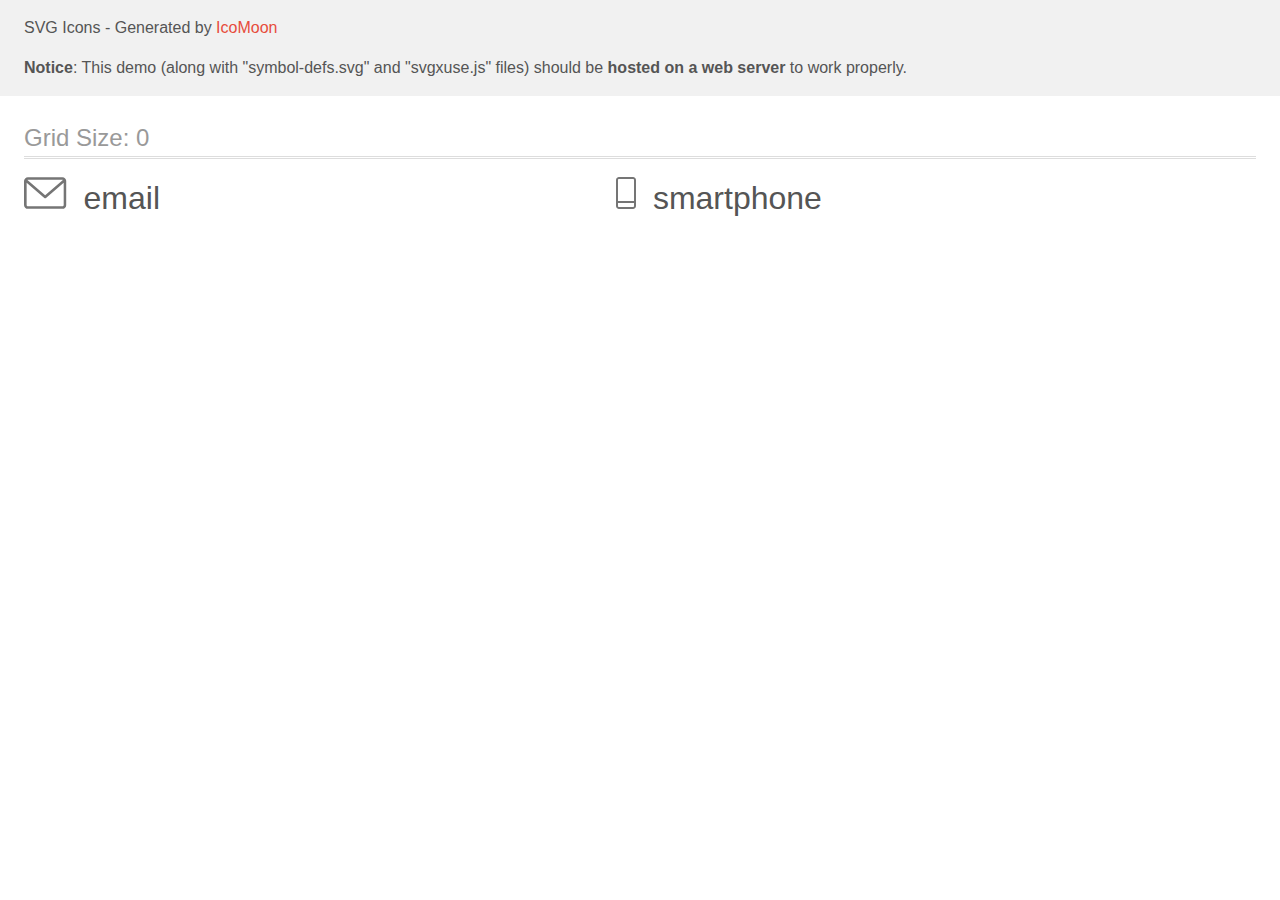
<file: images/svg/contacts/icomoon/demo-external-svg.html>
<!doctype html>
<html>
<head>
    <title>IcoMoon - SVG Icons</title>
    <meta charset="utf-8">
    <meta name="viewport" content="width=device-width, initial-scale=1">
    <link rel="stylesheet" href="demo-files/demo.css">
    <link rel="stylesheet" href="style.css">
</head>
<body>
<header class="bgc1 clearfix">
<div class="mhl">
    <p>SVG Icons - Generated by <a href="https://icomoon.io/app">IcoMoon</a></p><p><strong>Notice</strong>: This demo (along with "symbol-defs.svg" and "svgxuse.js" files) should be <b>hosted on a web server</b> to work properly.</p>
</div>
</header>
    <div class="clearfix mhl ptl">
        <h1 class="mvm mtn fgc1">Grid Size: 0</h1>
        <div class="glyph fs1">
            <div class="clearfix pbs">
                <svg class="icon email"><use xlink:href="symbol-defs.svg#email"></use></svg><span class="name"> email</span>
            </div>
        </div>
        <div class="glyph fs1">
            <div class="clearfix pbs">
                <svg class="icon smartphone"><use xlink:href="symbol-defs.svg#smartphone"></use></svg><span class="name"> smartphone</span>
            </div>
        </div>
  </div>
<script defer src="svgxuse.js"></script>
</body>
</html>
</file>
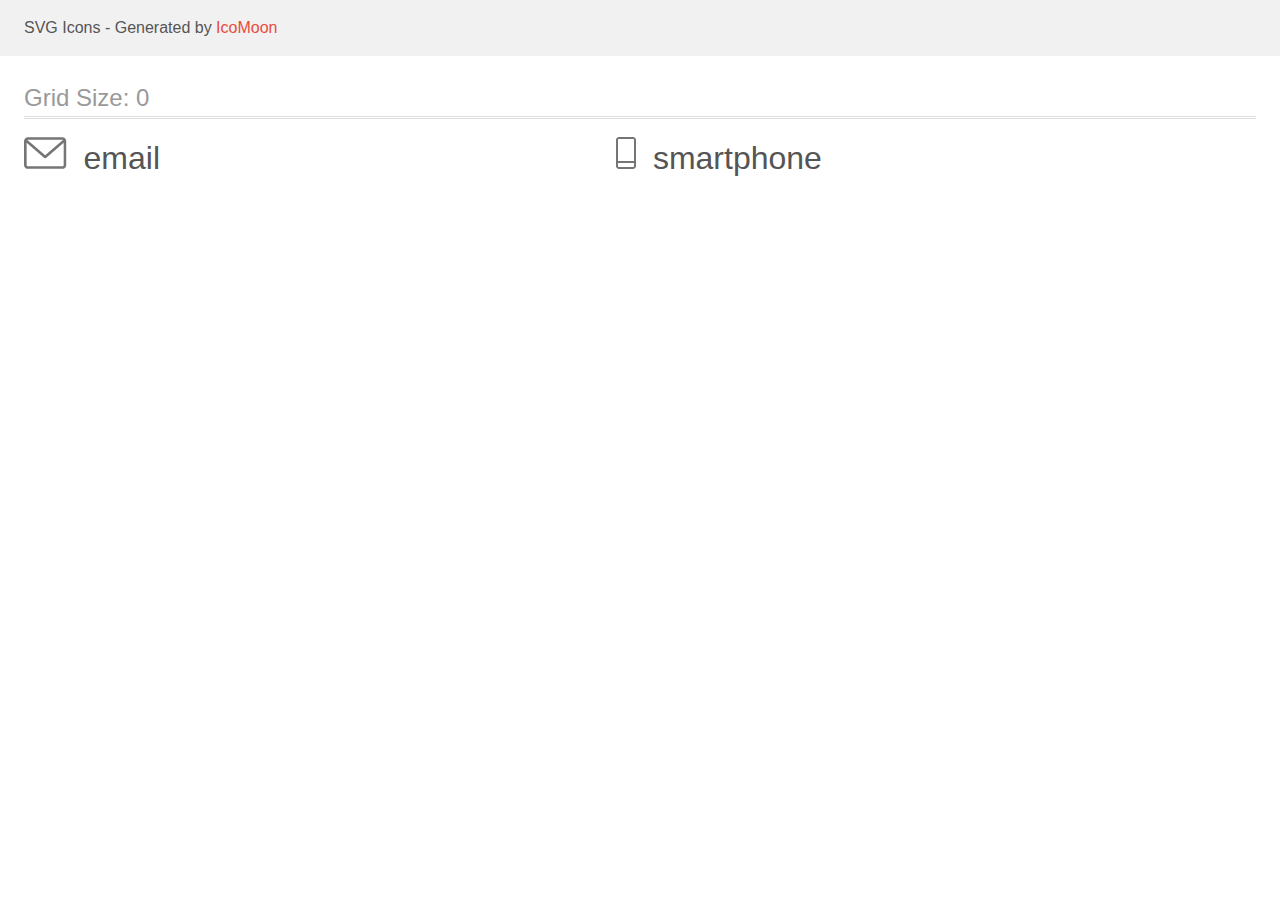
<file: images/svg/contacts/icomoon/demo.html>
<!doctype html>
<html>
<head>
    <title>IcoMoon - SVG Icons</title>
    <meta charset="utf-8">
    <meta name="viewport" content="width=device-width, initial-scale=1">
    <link rel="stylesheet" href="demo-files/demo.css">
    <link rel="stylesheet" href="style.css">
</head>
<body>
<svg aria-hidden="true" style="position: absolute; width: 0; height: 0; overflow: hidden;" version="1.1" xmlns="http://www.w3.org/2000/svg" xmlns:xlink="http://www.w3.org/1999/xlink">
<defs>
<symbol id="email" viewBox="0 0 43 32">
<path fill="#757575" style="fill: var(--color1, #757575)" d="M38.667 0h-34.667c-2.206 0-4 1.794-4 4v24c0 2.206 1.794 4 4 4h34.667c2.206 0 4-1.794 4-4v-24c0-2.206-1.794-4-4-4zM38.667 2.667c0.181 0 0.353 0.038 0.511 0.103l-17.844 15.466-17.844-15.466c0.158-0.066 0.33-0.103 0.511-0.103h34.667zM38.667 29.333h-34.667c-0.736 0-1.333-0.598-1.333-1.333v-22.413l17.793 15.421c0.251 0.217 0.563 0.326 0.874 0.326s0.622-0.108 0.874-0.326l17.793-15.421v22.413c0 0.736-0.598 1.333-1.333 1.333z"></path>
</symbol>
<symbol id="smartphone" viewBox="0 0 20 32">
<path fill="#757575" style="fill: var(--color1, #757575)" d="M17 0h-14c-1.654 0-3 1.346-3 3v26c0 1.654 1.346 3 3 3h14c1.654 0 3-1.346 3-3v-26c0-1.654-1.346-3-3-3zM3 2h14c0.552 0 1 0.448 1 1v21h-16v-21c0-0.552 0.448-1 1-1zM17 30h-14c-0.552 0-1-0.448-1-1v-3h16v3c0 0.552-0.448 1-1 1z"></path>
</symbol>
</defs>
</svg>

<header class="bgc1 clearfix">
<div class="mhl">
    <p>SVG Icons - Generated by <a href="https://icomoon.io/app">IcoMoon</a></p>
</div>
</header>
    <div class="clearfix mhl ptl">
        <h1 class="mvm mtn fgc1">Grid Size: 0</h1>
        <div class="glyph fs1">
            <div class="clearfix pbs">
                <svg class="icon email"><use xlink:href="#email"></use></svg><span class="name"> email</span>
            </div>
        </div>
        <div class="glyph fs1">
            <div class="clearfix pbs">
                <svg class="icon smartphone"><use xlink:href="#smartphone"></use></svg><span class="name"> smartphone</span>
            </div>
        </div>
  </div>
<script defer src="svgxuse.js"></script>
</body>
</html>
</file>
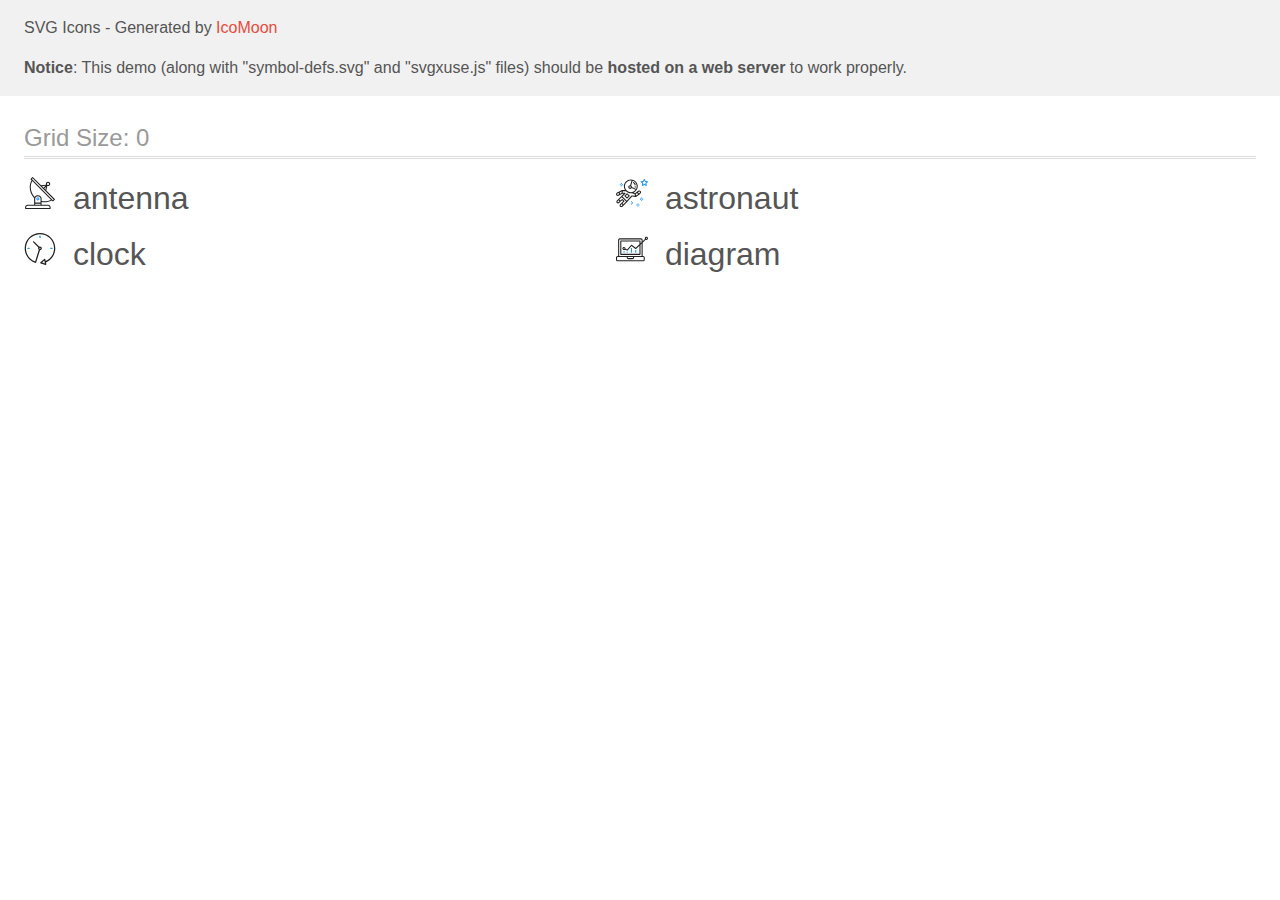
<file: images/svg/features/icomoon/demo-external-svg.html>
<!doctype html>
<html>
<head>
    <title>IcoMoon - SVG Icons</title>
    <meta charset="utf-8">
    <meta name="viewport" content="width=device-width, initial-scale=1">
    <link rel="stylesheet" href="demo-files/demo.css">
    <link rel="stylesheet" href="style.css">
</head>
<body>
<header class="bgc1 clearfix">
<div class="mhl">
    <p>SVG Icons - Generated by <a href="https://icomoon.io/app">IcoMoon</a></p><p><strong>Notice</strong>: This demo (along with "symbol-defs.svg" and "svgxuse.js" files) should be <b>hosted on a web server</b> to work properly.</p>
</div>
</header>
    <div class="clearfix mhl ptl">
        <h1 class="mvm mtn fgc1">Grid Size: 0</h1>
        <div class="glyph fs1">
            <div class="clearfix pbs">
                <svg class="icon antenna"><use xlink:href="symbol-defs.svg#antenna"></use></svg><span class="name"> antenna</span>
            </div>
        </div>
        <div class="glyph fs1">
            <div class="clearfix pbs">
                <svg class="icon astronaut"><use xlink:href="symbol-defs.svg#astronaut"></use></svg><span class="name"> astronaut</span>
            </div>
        </div>
        <div class="glyph fs1">
            <div class="clearfix pbs">
                <svg class="icon clock"><use xlink:href="symbol-defs.svg#clock"></use></svg><span class="name"> clock</span>
            </div>
        </div>
        <div class="glyph fs1">
            <div class="clearfix pbs">
                <svg class="icon diagram"><use xlink:href="symbol-defs.svg#diagram"></use></svg><span class="name"> diagram</span>
            </div>
        </div>
  </div>
<script defer src="svgxuse.js"></script>
</body>
</html>
</file>
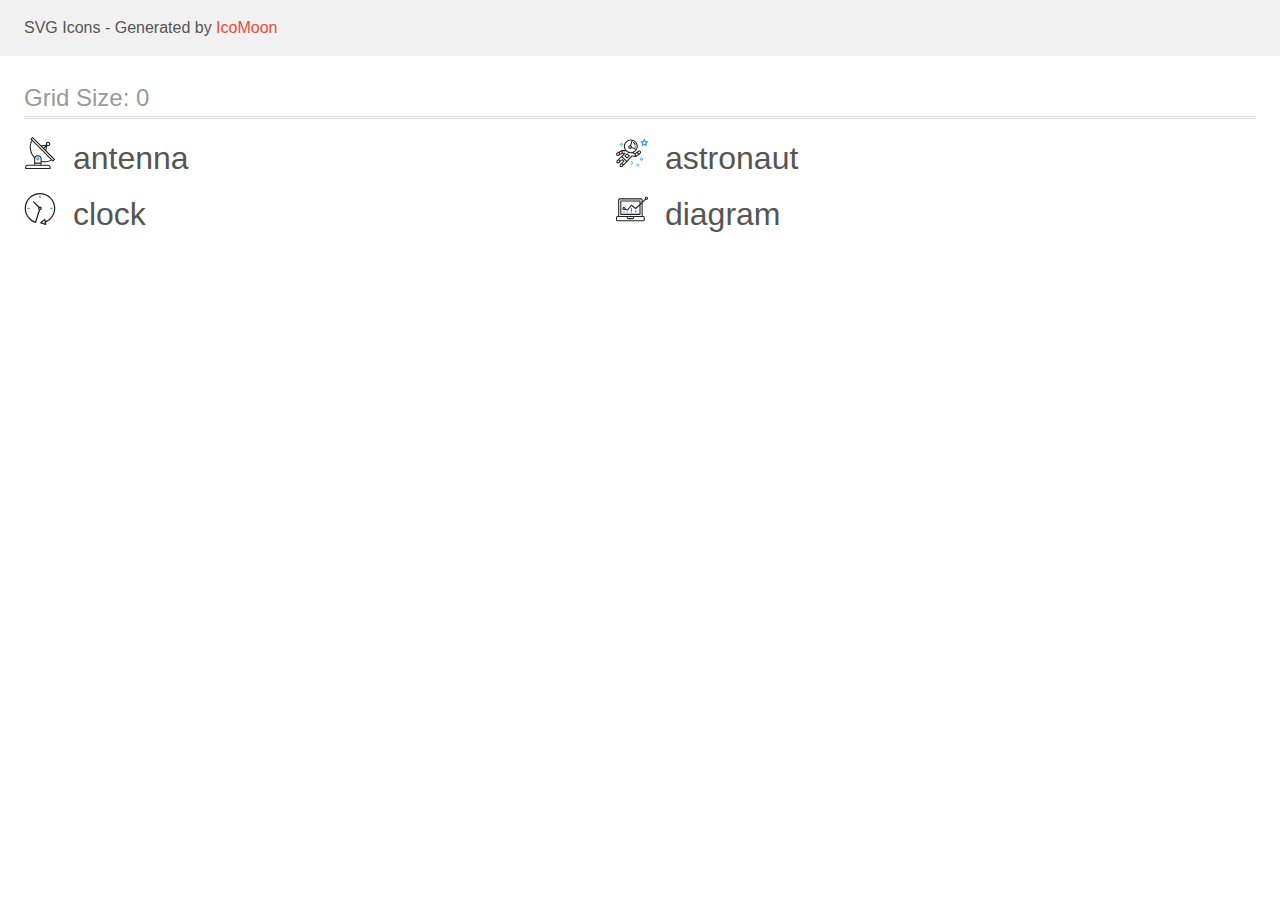
<file: images/svg/features/icomoon/demo.html>
<!doctype html>
<html>
<head>
    <title>IcoMoon - SVG Icons</title>
    <meta charset="utf-8">
    <meta name="viewport" content="width=device-width, initial-scale=1">
    <link rel="stylesheet" href="demo-files/demo.css">
    <link rel="stylesheet" href="style.css">
</head>
<body>
<svg aria-hidden="true" style="position: absolute; width: 0; height: 0; overflow: hidden;" version="1.1" xmlns="http://www.w3.org/2000/svg" xmlns:xlink="http://www.w3.org/1999/xlink">
<defs>
<symbol id="antenna" viewBox="0 0 32 32">
<path fill="#212121" style="fill: var(--color1, #212121)" d="M30.773 22.098l-8.443-8.505 0.937-4.615c0.242 0.094 0.499 0.144 0.758 0.146h0.006c1.192 0.014 2.17-0.941 2.184-2.133s-0.941-2.17-2.133-2.184c-1.192-0.014-2.17 0.941-2.184 2.133-0.003 0.255 0.039 0.509 0.125 0.749l-4.96 0.605-8.091-8.133c-0.099-0.101-0.235-0.159-0.377-0.16-0.14 0.001-0.274 0.056-0.373 0.155l-1.513 1.504c-0.208 0.208-0.208 0.546 0 0.754l0.814 0.826c-3.153 5.798-2.129 12.978 2.519 17.663 0.043 0.041 0.092 0.074 0.146 0.098-0.034 0.18-0.051 0.364-0.052 0.547v6.187h-6.4c-1.472 0.002-2.665 1.195-2.667 2.667v1.067c0 0.295 0.239 0.533 0.533 0.533h24.533c0.295 0 0.533-0.239 0.533-0.533v-1.067c-0.002-1.472-1.195-2.665-2.667-2.667h-6.4v-2.742c1.003 0.21 2.024 0.317 3.049 0.32 2.458-0.003 4.877-0.615 7.040-1.783l0.818 0.823c0.099 0.101 0.235 0.159 0.377 0.16 0.14-0.001 0.274-0.056 0.373-0.155l1.513-1.504c0.208-0.208 0.208-0.546 0-0.754zM23.28 6.233c0.418-0.415 1.093-0.414 1.508 0.004s0.414 1.093-0.004 1.508c-0.2 0.199-0.47 0.31-0.752 0.31h-0.003c-0.589-0.003-1.064-0.483-1.061-1.072 0.002-0.282 0.115-0.552 0.314-0.751h-0.002zM22.024 9.738l-0.598 2.946-1.175-1.182 1.774-1.763zM21.419 8.836l-1.92 1.909-1.485-1.493 3.405-0.415zM24.004 28.8c0.884 0 1.6 0.716 1.6 1.6v0.533h-23.467v-0.533c0-0.884 0.716-1.6 1.6-1.6h20.267zM16.537 26.667v1.067h-5.333v-1.067h5.333zM11.204 25.6v-4.053c0-1.294 1.196-2.347 2.667-2.347s2.667 1.053 2.667 2.347v4.053h-5.333zM17.604 23.904v-2.357c0-1.882-1.675-3.413-3.733-3.413-1.331-0.020-2.576 0.657-3.281 1.786-4.058-4.274-4.971-10.645-2.279-15.887l18.602 18.708c-2.872 1.461-6.165 1.873-9.309 1.163zM28.893 23.22l-21.057-21.181 0.755-0.752 7.935 7.98c0.004 0 0.006 0.007 0.010 0.010l13.115 13.191-0.757 0.752z"></path>
<path fill="#2196f3" style="fill: var(--color2, #2196f3)" d="M13.876 20.267h-0.005c-0.884-0.001-1.601 0.714-1.602 1.598s0.714 1.601 1.598 1.602h0.005c0.884 0.001 1.601-0.714 1.602-1.598s-0.714-1.601-1.598-1.602zM14.249 22.245c-0.1 0.1-0.236 0.156-0.378 0.155-0.295-0.002-0.532-0.242-0.531-0.536 0.001-0.141 0.057-0.276 0.157-0.375s0.233-0.154 0.373-0.155c0.295 0.002 0.532 0.241 0.53 0.536-0.001 0.141-0.057 0.276-0.157 0.375h0.005z"></path>
</symbol>
<symbol id="astronaut" viewBox="0 0 32 32">
<path fill="#2196f3" style="fill: var(--color2, #2196f3)" d="M31.974 4.524c-0.063-0.193-0.229-0.333-0.43-0.363l-1.91-0.278-0.855-1.731c-0.179-0.365-0.777-0.365-0.956 0l-0.855 1.731-1.91 0.278c-0.201 0.029-0.367 0.17-0.431 0.363-0.062 0.193-0.011 0.405 0.135 0.547l1.383 1.348-0.326 1.903c-0.034 0.2 0.048 0.402 0.212 0.522 0.166 0.121 0.382 0.135 0.562 0.040l1.709-0.899 1.709 0.899c0.078 0.041 0.164 0.061 0.249 0.061 0.11 0 0.221-0.034 0.314-0.102 0.164-0.119 0.246-0.322 0.212-0.522l-0.326-1.903 1.383-1.348c0.145-0.142 0.197-0.354 0.135-0.547zM29.511 5.851c-0.125 0.122-0.183 0.299-0.153 0.472l0.191 1.114-1-0.526c-0.078-0.041-0.163-0.061-0.249-0.061s-0.17 0.020-0.249 0.061l-1.001 0.526 0.191-1.114c0.030-0.173-0.028-0.349-0.153-0.472l-0.81-0.789 1.119-0.163c0.174-0.025 0.324-0.134 0.402-0.292l0.5-1.013 0.5 1.013c0.078 0.157 0.228 0.267 0.402 0.292l1.119 0.163-0.809 0.789z"></path>
<path fill="#2196f3" style="fill: var(--color2, #2196f3)" d="M26.134 20.522h-1.067v1.067h1.067v-1.067z"></path>
<path fill="#2196f3" style="fill: var(--color2, #2196f3)" d="M26.134 22.656h-1.067v1.067h1.067v-1.067z"></path>
<path fill="#2196f3" style="fill: var(--color2, #2196f3)" d="M27.2 21.589h-1.067v1.067h1.067v-1.067z"></path>
<path fill="#2196f3" style="fill: var(--color2, #2196f3)" d="M25.067 21.589h-1.067v1.067h1.067v-1.067z"></path>
<path fill="#2196f3" style="fill: var(--color2, #2196f3)" d="M22.4 26.389h-1.067v1.067h1.067v-1.067z"></path>
<path fill="#2196f3" style="fill: var(--color2, #2196f3)" d="M22.4 28.522h-1.067v1.067h1.067v-1.067z"></path>
<path fill="#2196f3" style="fill: var(--color2, #2196f3)" d="M23.467 27.456h-1.067v1.067h1.067v-1.067z"></path>
<path fill="#2196f3" style="fill: var(--color2, #2196f3)" d="M21.333 27.456h-1.067v1.067h1.067v-1.067z"></path>
<path fill="#2196f3" style="fill: var(--color2, #2196f3)" d="M16 24.256h-1.067v1.067h1.067v-1.067z"></path>
<path fill="#2196f3" style="fill: var(--color2, #2196f3)" d="M16 26.389h-1.067v1.067h1.067v-1.067z"></path>
<path fill="#2196f3" style="fill: var(--color2, #2196f3)" d="M17.067 25.322h-1.067v1.067h1.067v-1.067z"></path>
<path fill="#2196f3" style="fill: var(--color2, #2196f3)" d="M5.867 6.122h-1.067v1.067h1.067v-1.067z"></path>
<path fill="#2196f3" style="fill: var(--color2, #2196f3)" d="M5.867 8.255h-1.067v1.067h1.067v-1.067z"></path>
<path fill="#2196f3" style="fill: var(--color2, #2196f3)" d="M6.933 7.189h-1.067v1.067h1.067v-1.067z"></path>
<path fill="#2196f3" style="fill: var(--color2, #2196f3)" d="M4.8 7.189h-1.067v1.067h1.067v-1.067z"></path>
<path fill="#212121" style="fill: var(--color1, #212121)" d="M24.715 14.159c-0.287-0.388-0.709-0.637-1.188-0.705-0.481-0.068-0.956 0.058-1.34 0.352l-1.252 0.96-1.898 1.417-1.358-0.541c2.421-1.086 4.114-3.508 4.114-6.32 0-3.823-3.123-6.933-6.961-6.933s-6.961 3.11-6.961 6.933c0 1.386 0.414 2.674 1.12 3.758l-2.764-0.024c-0.002 0-0.003 0-0.005 0-0.009 0-0.015 0.004-0.023 0.005-0.053 0.002-0.105 0.013-0.155 0.031-0.013 0.005-0.026 0.008-0.038 0.013-0.006 0.003-0.013 0.003-0.019 0.006l-3.233 1.596c-0.001 0-0.001 0-0.001 0.001l-1.893 0.911c-0.021 0.009-0.042 0.021-0.063 0.035-0.755 0.502-1.012 1.489-0.598 2.295 0.22 0.429 0.595 0.745 1.056 0.889 0.178 0.055 0.359 0.083 0.539 0.083 0.29 0 0.577-0.071 0.839-0.211l1.388-0.738 2.264-1.169 1.357-0.008-5.442 5.416c-0.001 0.001-0.001 0.001-0.002 0.001l-1.339 1.333c-0.316 0.315-0.49 0.732-0.49 1.178s0.174 0.863 0.49 1.179c0.325 0.323 0.752 0.485 1.179 0.485s0.854-0.162 1.18-0.485l1.314-1.309 1.741-1.3 0.901 0.897-1.762 1.754c-0 0.001-0.001 0.001-0.002 0.001l-1.339 1.333c-0.316 0.315-0.49 0.732-0.49 1.178s0.174 0.863 0.49 1.179c0.325 0.323 0.753 0.485 1.18 0.485s0.855-0.162 1.18-0.485l3.482-3.467c0.001-0.001 0.001-0.001 0.001-0.002l1.010-1-0.004-0.004c0.006-0.006 0.015-0.009 0.022-0.015l5.166-5.658 3.471 0.494c0.025 0.004 0.050 0.005 0.075 0.005 0.065 0 0.127-0.015 0.187-0.038 0.018-0.006 0.033-0.015 0.050-0.023 0.019-0.010 0.039-0.015 0.058-0.027l3.213-2.133c0.012-0.008 0.018-0.021 0.029-0.029 0.013-0.010 0.029-0.014 0.041-0.026l1.271-1.191c0.662-0.62 0.753-1.635 0.212-2.362zM2.13 17.77c-0.173 0.093-0.37 0.111-0.558 0.052-0.187-0.058-0.338-0.186-0.427-0.358-0.161-0.314-0.068-0.695 0.214-0.902l1.314-0.632 0.449 1.312-0.992 0.528zM5.628 15.942l-1.548 0.8-0.439-1.283 2.027-1.001-0.040 1.484zM20.727 9.322c0 0.918-0.219 1.785-0.599 2.559l-4.181-1.899c-0.044-0.573-0.341-1.075-0.788-1.388l1.464-4.86c2.378 0.756 4.105 2.974 4.105 5.588zM8.938 9.322c0-3.235 2.644-5.867 5.894-5.867 0.253 0 0.5 0.021 0.745 0.052l-1.432 4.754c-0.019-0.001-0.037-0.006-0.057-0.006-1.033 0-1.873 0.837-1.873 1.867s0.84 1.867 1.873 1.867c0.694 0 1.294-0.383 1.618-0.945l3.862 1.755c-1.075 1.446-2.795 2.39-4.737 2.39-3.25 0-5.894-2.632-5.894-5.867zM14.894 10.122c0 0.441-0.362 0.8-0.806 0.8s-0.806-0.359-0.806-0.8c0-0.441 0.362-0.8 0.806-0.8s0.806 0.359 0.806 0.8zM2.465 25.146c-0.236 0.234-0.619 0.234-0.854 0.001-0.114-0.114-0.176-0.263-0.176-0.423s0.062-0.309 0.176-0.421l0.962-0.958 0.851 0.848-0.959 0.955zM5.679 28.88c-0.236 0.234-0.619 0.235-0.855 0.001-0.114-0.114-0.176-0.263-0.176-0.423s0.062-0.309 0.176-0.421l0.963-0.959 0.852 0.848-0.96 0.955zM9.16 25.411c-0.001 0-0.001 0-0.002 0.001l-1.765 1.76-0.852-0.848 1.763-1.755c0 0 0 0 0-0s0.001-0.001 0.002-0.001c0.040-0.040 0.065-0.088 0.090-0.135 0.007-0.014 0.020-0.026 0.026-0.040 0.017-0.041 0.019-0.085 0.026-0.129 0.003-0.025 0.014-0.047 0.014-0.073 0-0.036-0.013-0.070-0.020-0.106-0.006-0.032-0.006-0.065-0.019-0.095-0.020-0.050-0.055-0.094-0.091-0.138-0.010-0.012-0.014-0.027-0.025-0.038 0 0 0 0-0.001 0s-0.001-0.002-0.001-0.002l-1.607-1.6c-0.017-0.017-0.039-0.024-0.058-0.038-0.028-0.022-0.055-0.042-0.087-0.058-0.030-0.015-0.061-0.024-0.093-0.033-0.034-0.010-0.067-0.017-0.103-0.020-0.033-0.002-0.063 0.001-0.095 0.005-0.036 0.004-0.069 0.009-0.104 0.020-0.034 0.011-0.063 0.027-0.094 0.045-0.020 0.011-0.042 0.015-0.061 0.029l-1.773 1.324-0.901-0.897 2.399-2.386 4.361 4.289-0.928 0.919zM15.979 18.394c-0.015-0.002-0.030 0.004-0.045 0.003-0.039-0.002-0.076 0.001-0.115 0.007-0.030 0.005-0.059 0.011-0.088 0.021-0.034 0.012-0.065 0.028-0.097 0.047-0.030 0.018-0.057 0.037-0.083 0.061-0.013 0.011-0.028 0.017-0.040 0.029l-4.698 5.146-4.328-4.257 2.833-2.818c0.209-0.208 0.21-0.546 0.002-0.755-0.105-0.105-0.243-0.157-0.381-0.156v-0.001l-2.219 0.013 0.028-1.607 3.104 0.027c1.265 1.294 3.029 2.101 4.981 2.101 0.437 0 0.864-0.045 1.279-0.123 0.040 0.032 0.079 0.065 0.13 0.085l2.41 0.96 0.331 1.644-3.003-0.427zM20.020 18.572l-0.313-1.558 1.446-1.080 0.947 1.257-2.080 1.381zM23.774 15.741l-0.838 0.785-0.931-1.236 0.831-0.637c0.155-0.119 0.351-0.168 0.543-0.143 0.193 0.027 0.364 0.128 0.48 0.284 0.217 0.292 0.18 0.699-0.085 0.947z"></path>
<path fill="#212121" style="fill: var(--color1, #212121)" d="M13.602 18.544l-2.143-2.133c-0.207-0.207-0.545-0.207-0.753 0l-2.142 2.133c-0.1 0.101-0.157 0.236-0.157 0.378s0.056 0.278 0.157 0.378l2.142 2.133c0.104 0.103 0.241 0.155 0.377 0.155s0.273-0.052 0.376-0.155l2.143-2.133c0.1-0.1 0.157-0.236 0.157-0.378s-0.057-0.278-0.157-0.378zM11.083 20.303l-1.387-1.381 1.387-1.381 1.387 1.381-1.387 1.381z"></path>
<path fill="#212121" style="fill: var(--color1, #212121)" d="M17.164 5.071l-0.258 1.036c0.071 0.018 1.738 0.452 1.738 2.149h1.067c-0-2.017-1.666-2.965-2.547-3.185z"></path>
<path fill="#212121" style="fill: var(--color1, #212121)" d="M19.711 9.322h-1.067v1.067h1.067v-1.067z"></path>
</symbol>
<symbol id="clock" viewBox="0 0 32 32">
<path fill="#212121" style="fill: var(--color1, #212121)" d="M31.297 15.301c-0.002-8.452-6.855-15.303-15.308-15.301s-15.303 6.855-15.301 15.308c0.001 6.658 4.307 12.551 10.649 14.576 0.061 0.019 0.124 0.029 0.187 0.029 0.121-0 0.239-0.032 0.342-0.094 0.135-0.080 0.236-0.207 0.283-0.356l3.865-12.25c1.057-0.005 1.909-0.866 1.903-1.923s-0.866-1.909-1.923-1.903c-0.284 0.001-0.565 0.067-0.82 0.191l-5.106-5.107c-0.253-0.245-0.657-0.238-0.902 0.016-0.239 0.247-0.239 0.639 0 0.886l5.103 5.109c-0.392 0.799-0.168 1.764 0.536 2.309l-3.683 11.673c-7.278-2.681-11.004-10.754-8.323-18.032s10.754-11.004 18.032-8.323 11.004 10.754 8.323 18.032c-1.31 3.556-4.001 6.431-7.462 7.973l-0.398-1.874c-0.073-0.344-0.411-0.565-0.756-0.492-0.109 0.023-0.209 0.074-0.292 0.148l-3.837 3.426c-0.263 0.234-0.287 0.637-0.052 0.9 0.076 0.085 0.174 0.149 0.283 0.184l4.899 1.563c0.335 0.108 0.694-0.077 0.802-0.412 0.034-0.106 0.040-0.219 0.017-0.328l-0.391-1.839c5.664-2.388 9.342-7.942 9.329-14.089zM15.992 14.664c0.352 0 0.638 0.286 0.638 0.638s-0.286 0.638-0.638 0.638c-0.352 0-0.638-0.285-0.638-0.638s0.285-0.638 0.638-0.638zM18.093 29.528l2.184-1.948 0.603 2.84-2.787-0.892z"></path>
<path fill="#2196f3" style="fill: var(--color2, #2196f3)" d="M15.354 3.185v1.275c0 0.352 0.285 0.638 0.638 0.638s0.638-0.285 0.638-0.638v-1.275c0-0.352-0.286-0.638-0.638-0.638s-0.638 0.286-0.638 0.638z"></path>
<path fill="#2196f3" style="fill: var(--color2, #2196f3)" d="M3.876 14.664c-0.352 0-0.638 0.286-0.638 0.638s0.285 0.638 0.638 0.638h1.275c0.352 0 0.638-0.285 0.638-0.638s-0.285-0.638-0.638-0.638h-1.275z"></path>
<path fill="#2196f3" style="fill: var(--color2, #2196f3)" d="M28.108 15.939c0.352 0 0.638-0.285 0.638-0.638s-0.285-0.638-0.638-0.638h-1.275c-0.352 0-0.638 0.286-0.638 0.638s0.286 0.638 0.638 0.638h1.275z"></path>
</symbol>
<symbol id="diagram" viewBox="0 0 32 32">
<path fill="#2196f3" style="fill: var(--color2, #2196f3)" d="M14.926 14.965h1.066v4.798h-1.066v-4.797z"></path>
<path fill="#2196f3" style="fill: var(--color2, #2196f3)" d="M19.19 17.097h1.066v2.665h-1.066v-2.665z"></path>
<path fill="#2196f3" style="fill: var(--color2, #2196f3)" d="M10.661 18.696h1.066v1.066h-1.066v-1.066z"></path>
<path fill="#2196f3" style="fill: var(--color2, #2196f3)" d="M7.463 18.163h1.066v1.599h-1.066v-1.599z"></path>
<path fill="#212121" style="fill: var(--color1, #212121)" d="M1.599 28.291h25.587c0.883 0 1.599-0.716 1.599-1.599v-2.132c0-0.883-0.716-1.599-1.599-1.599h-0.533v-13.293l3.028-2.868c0.703 0.346 1.553 0.136 2.013-0.499s0.396-1.508-0.152-2.068-1.42-0.644-2.065-0.198c-0.644 0.446-0.873 1.292-0.542 2.002l-2.281 2.163v-1.23c0-0.883-0.716-1.599-1.599-1.599h-21.322c-0.883 0-1.599 0.716-1.599 1.599v15.992h-0.533c-0.883 0-1.599 0.716-1.599 1.599v2.132c0 0.883 0.716 1.599 1.599 1.599zM30.384 4.837c0.294 0 0.533 0.239 0.533 0.533s-0.239 0.533-0.533 0.533c-0.294 0-0.533-0.239-0.533-0.533s0.239-0.533 0.533-0.533zM3.198 6.969c0-0.294 0.239-0.533 0.533-0.533h21.322c0.294 0 0.533 0.239 0.533 0.533v2.239l-1.066 1.013v-2.186c0-0.294-0.239-0.533-0.533-0.533h-19.19c-0.294 0-0.533 0.239-0.533 0.533v13.326c0 0.294 0.239 0.533 0.533 0.533h19.19c0.294 0 0.533-0.239 0.533-0.533v-9.674l1.066-1.010v12.284h-22.388v-15.992zM7.996 13.899c-0.721-0.002-1.354 0.478-1.546 1.174s0.105 1.433 0.725 1.801c0.62 0.368 1.41 0.276 1.928-0.226l1.853 0.93c0.215 0.108 0.476 0.057 0.636-0.123l3.939-4.431 3.872 2.901c0.208 0.156 0.498 0.139 0.686-0.039l3.365-3.188v8.131h-18.124v-12.26h18.124v2.66l-3.771 3.572-3.904-2.927c-0.222-0.166-0.534-0.135-0.718 0.072l-3.993 4.493-1.493-0.746c0.011-0.064 0.018-0.129 0.020-0.193 0-0.883-0.716-1.599-1.599-1.599zM8.529 15.498c0 0.294-0.239 0.533-0.533 0.533s-0.533-0.239-0.533-0.533c0-0.294 0.239-0.533 0.533-0.533s0.533 0.239 0.533 0.533zM11.727 24.027h5.331v0.533c0 0.294-0.239 0.533-0.533 0.533h-4.264c-0.294 0-0.533-0.239-0.533-0.533v-0.533zM1.066 24.56c0-0.294 0.239-0.533 0.533-0.533h9.062v0.533c0 0.883 0.716 1.599 1.599 1.599h4.264c0.883 0 1.599-0.716 1.599-1.599v-0.533h9.062c0.294 0 0.533 0.239 0.533 0.533v2.132c0 0.294-0.239 0.533-0.533 0.533h-25.587c-0.294 0-0.533-0.239-0.533-0.533v-2.132z"></path>
</symbol>
</defs>
</svg>

<header class="bgc1 clearfix">
<div class="mhl">
    <p>SVG Icons - Generated by <a href="https://icomoon.io/app">IcoMoon</a></p>
</div>
</header>
    <div class="clearfix mhl ptl">
        <h1 class="mvm mtn fgc1">Grid Size: 0</h1>
        <div class="glyph fs1">
            <div class="clearfix pbs">
                <svg class="icon antenna"><use xlink:href="#antenna"></use></svg><span class="name"> antenna</span>
            </div>
        </div>
        <div class="glyph fs1">
            <div class="clearfix pbs">
                <svg class="icon astronaut"><use xlink:href="#astronaut"></use></svg><span class="name"> astronaut</span>
            </div>
        </div>
        <div class="glyph fs1">
            <div class="clearfix pbs">
                <svg class="icon clock"><use xlink:href="#clock"></use></svg><span class="name"> clock</span>
            </div>
        </div>
        <div class="glyph fs1">
            <div class="clearfix pbs">
                <svg class="icon diagram"><use xlink:href="#diagram"></use></svg><span class="name"> diagram</span>
            </div>
        </div>
  </div>
<script defer src="svgxuse.js"></script>
</body>
</html>
</file>
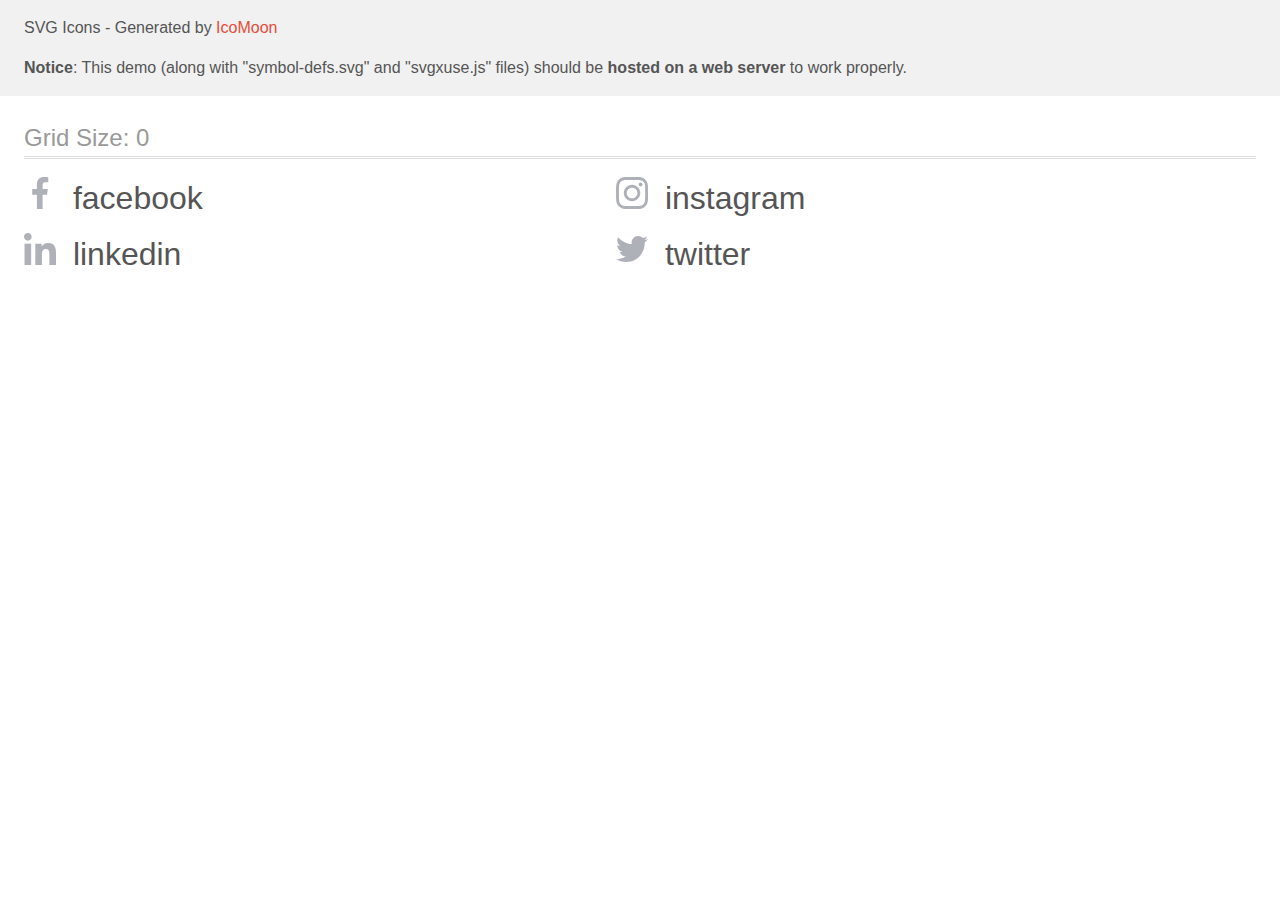
<file: images/svg/social/icomoon/demo-external-svg.html>
<!doctype html>
<html>
<head>
    <title>IcoMoon - SVG Icons</title>
    <meta charset="utf-8">
    <meta name="viewport" content="width=device-width, initial-scale=1">
    <link rel="stylesheet" href="demo-files/demo.css">
    <link rel="stylesheet" href="style.css">
</head>
<body>
<header class="bgc1 clearfix">
<div class="mhl">
    <p>SVG Icons - Generated by <a href="https://icomoon.io/app">IcoMoon</a></p><p><strong>Notice</strong>: This demo (along with "symbol-defs.svg" and "svgxuse.js" files) should be <b>hosted on a web server</b> to work properly.</p>
</div>
</header>
    <div class="clearfix mhl ptl">
        <h1 class="mvm mtn fgc1">Grid Size: 0</h1>
        <div class="glyph fs1">
            <div class="clearfix pbs">
                <svg class="icon facebook"><use xlink:href="symbol-defs.svg#facebook"></use></svg><span class="name"> facebook</span>
            </div>
        </div>
        <div class="glyph fs1">
            <div class="clearfix pbs">
                <svg class="icon instagram"><use xlink:href="symbol-defs.svg#instagram"></use></svg><span class="name"> instagram</span>
            </div>
        </div>
        <div class="glyph fs1">
            <div class="clearfix pbs">
                <svg class="icon linkedin"><use xlink:href="symbol-defs.svg#linkedin"></use></svg><span class="name"> linkedin</span>
            </div>
        </div>
        <div class="glyph fs1">
            <div class="clearfix pbs">
                <svg class="icon twitter"><use xlink:href="symbol-defs.svg#twitter"></use></svg><span class="name"> twitter</span>
            </div>
        </div>
  </div>
<script defer src="svgxuse.js"></script>
</body>
</html>
</file>
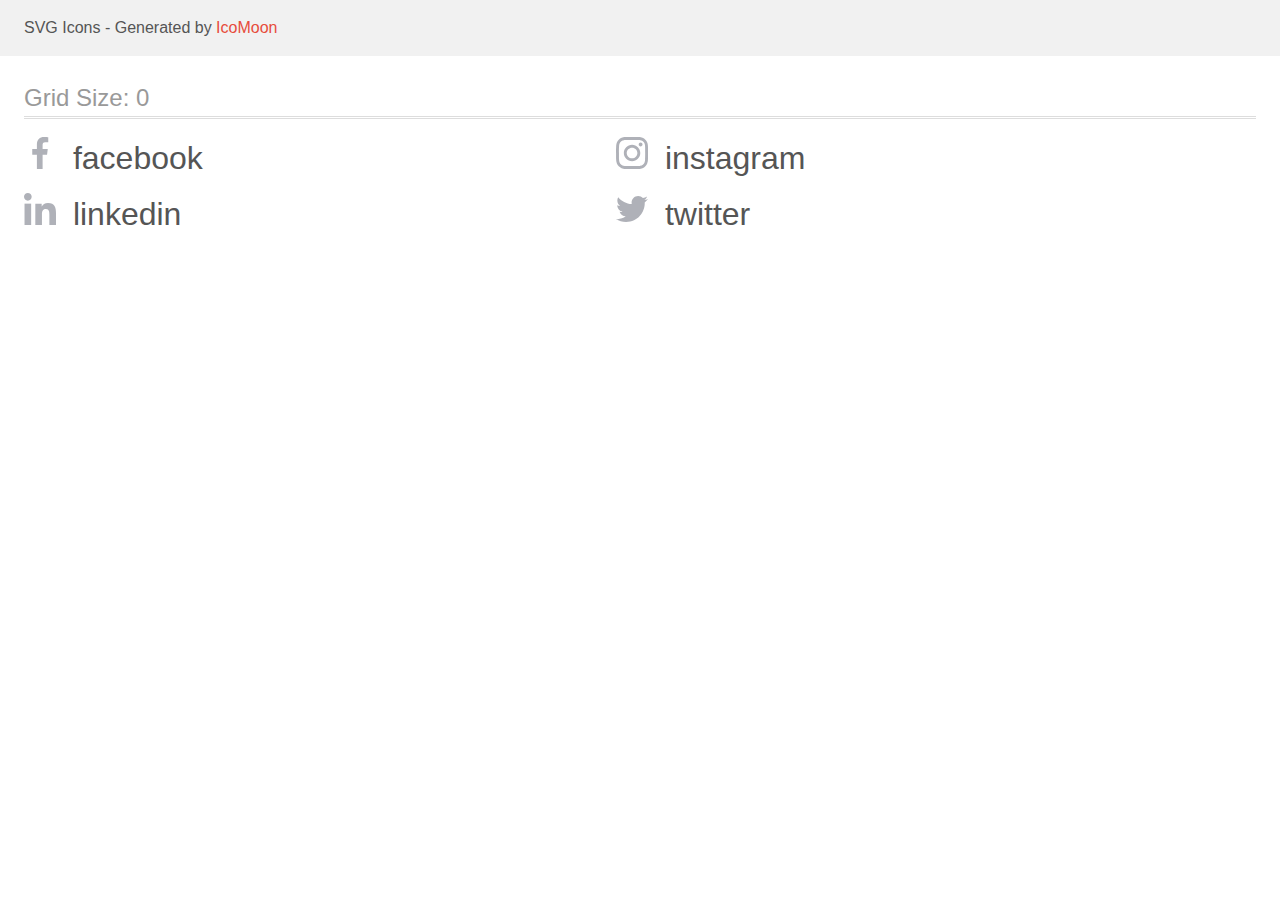
<file: images/svg/social/icomoon/demo.html>
<!doctype html>
<html>
<head>
    <title>IcoMoon - SVG Icons</title>
    <meta charset="utf-8">
    <meta name="viewport" content="width=device-width, initial-scale=1">
    <link rel="stylesheet" href="demo-files/demo.css">
    <link rel="stylesheet" href="style.css">
</head>
<body>
<svg aria-hidden="true" style="position: absolute; width: 0; height: 0; overflow: hidden;" version="1.1" xmlns="http://www.w3.org/2000/svg" xmlns:xlink="http://www.w3.org/1999/xlink">
<defs>
<symbol id="facebook" viewBox="0 0 32 32">
<path fill="#afb1b8" style="fill: var(--color1, #afb1b8)" d="M21.329 5.313h2.921v-5.088c-0.504-0.069-2.237-0.225-4.256-0.225-4.212 0-7.097 2.649-7.097 7.519v4.481h-4.648v5.688h4.648v14.312h5.699v-14.311h4.46l0.708-5.688h-5.169v-3.919c0.001-1.644 0.444-2.769 2.735-2.769z"></path>
</symbol>
<symbol id="instagram" viewBox="0 0 32 32">
<path fill="#afb1b8" style="fill: var(--color1, #afb1b8)" d="M31.969 9.408c-0.075-1.7-0.35-2.869-0.744-3.882-0.406-1.075-1.032-2.038-1.851-2.838-0.8-0.813-1.769-1.444-2.832-1.844-1.019-0.394-2.182-0.669-3.882-0.744-1.713-0.081-2.257-0.1-6.601-0.1s-4.888 0.019-6.595 0.094c-1.7 0.075-2.869 0.35-3.882 0.744-1.075 0.406-2.038 1.031-2.838 1.85-0.813 0.8-1.444 1.769-1.844 2.832-0.394 1.019-0.669 2.182-0.744 3.882-0.081 1.713-0.1 2.257-0.1 6.601s0.019 4.888 0.094 6.595c0.075 1.7 0.35 2.869 0.744 3.882 0.406 1.075 1.038 2.038 1.85 2.838 0.8 0.813 1.769 1.444 2.832 1.844 1.019 0.394 2.182 0.669 3.882 0.744 1.706 0.075 2.25 0.094 6.595 0.094s4.888-0.019 6.595-0.094c1.7-0.075 2.869-0.35 3.882-0.744 2.151-0.832 3.851-2.532 4.682-4.682 0.394-1.019 0.669-2.182 0.744-3.882 0.075-1.707 0.094-2.251 0.094-6.595s-0.006-4.888-0.081-6.595zM29.087 22.473c-0.069 1.563-0.331 2.407-0.55 2.969-0.538 1.394-1.644 2.5-3.038 3.038-0.563 0.219-1.413 0.481-2.969 0.55-1.688 0.075-2.194 0.094-6.464 0.094s-4.782-0.019-6.464-0.094c-1.563-0.069-2.407-0.331-2.969-0.55-0.694-0.256-1.325-0.663-1.838-1.194-0.531-0.519-0.938-1.144-1.194-1.838-0.219-0.563-0.481-1.413-0.55-2.969-0.075-1.688-0.094-2.194-0.094-6.464s0.019-4.782 0.094-6.464c0.069-1.563 0.331-2.407 0.55-2.969 0.256-0.694 0.663-1.325 1.2-1.838 0.519-0.531 1.144-0.938 1.838-1.194 0.563-0.219 1.413-0.481 2.969-0.55 1.688-0.075 2.194-0.094 6.464-0.094 4.276 0 4.782 0.019 6.464 0.094 1.563 0.069 2.407 0.331 2.969 0.55 0.694 0.256 1.325 0.662 1.838 1.194 0.531 0.519 0.938 1.144 1.194 1.838 0.219 0.563 0.481 1.413 0.55 2.969 0.075 1.688 0.094 2.194 0.094 6.464s-0.019 4.77-0.094 6.458z"></path>
<path fill="#afb1b8" style="fill: var(--color1, #afb1b8)" d="M16.059 7.783c-4.538 0-8.22 3.682-8.22 8.22s3.682 8.22 8.22 8.22c4.539 0 8.22-3.682 8.22-8.22s-3.682-8.22-8.22-8.22zM16.059 21.335c-2.944 0-5.332-2.388-5.332-5.332s2.388-5.332 5.332-5.332c2.944 0 5.332 2.388 5.332 5.332s-2.388 5.332-5.332 5.332z"></path>
<path fill="#afb1b8" style="fill: var(--color1, #afb1b8)" d="M26.524 7.458c0 1.060-0.859 1.919-1.919 1.919s-1.919-0.859-1.919-1.919c0-1.060 0.859-1.919 1.919-1.919s1.919 0.859 1.919 1.919z"></path>
</symbol>
<symbol id="linkedin" viewBox="0 0 32 32">
<path fill="#afb1b8" style="fill: var(--color1, #afb1b8)" d="M31.992 32v-0.001h0.008v-11.736c0-5.741-1.236-10.164-7.948-10.164-3.227 0-5.392 1.771-6.276 3.449h-0.093v-2.913h-6.364v21.364h6.627v-10.579c0-2.785 0.528-5.479 3.977-5.479 3.399 0 3.449 3.179 3.449 5.657v10.401h6.62z"></path>
<path fill="#afb1b8" style="fill: var(--color1, #afb1b8)" d="M0.528 10.636h6.635v21.364h-6.635v-21.364z"></path>
<path fill="#afb1b8" style="fill: var(--color1, #afb1b8)" d="M3.843 0c-2.121 0-3.843 1.721-3.843 3.843s1.721 3.879 3.843 3.879c2.121 0 3.843-1.757 3.843-3.879-0.001-2.121-1.723-3.843-3.843-3.843v0z"></path>
</symbol>
<symbol id="twitter" viewBox="0 0 32 32">
<path fill="#afb1b8" style="fill: var(--color1, #afb1b8)" d="M32 6.078c-1.19 0.522-2.458 0.868-3.78 1.036 1.36-0.812 2.398-2.088 2.886-3.626-1.268 0.756-2.668 1.29-4.16 1.588-1.204-1.282-2.92-2.076-4.792-2.076-3.632 0-6.556 2.948-6.556 6.562 0 0.52 0.044 1.020 0.152 1.496-5.454-0.266-10.28-2.88-13.522-6.862-0.566 0.982-0.898 2.106-0.898 3.316 0 2.272 1.17 4.286 2.914 5.452-1.054-0.020-2.088-0.326-2.964-0.808 0 0.020 0 0.046 0 0.072 0 3.188 2.274 5.836 5.256 6.446-0.534 0.146-1.116 0.216-1.72 0.216-0.42 0-0.844-0.024-1.242-0.112 0.85 2.598 3.262 4.508 6.13 4.57-2.232 1.746-5.066 2.798-8.134 2.798-0.538 0-1.054-0.024-1.57-0.090 2.906 1.874 6.35 2.944 10.064 2.944 12.072 0 18.672-10 18.672-18.668 0-0.29-0.010-0.57-0.024-0.848 1.302-0.924 2.396-2.078 3.288-3.406z"></path>
</symbol>
</defs>
</svg>

<header class="bgc1 clearfix">
<div class="mhl">
    <p>SVG Icons - Generated by <a href="https://icomoon.io/app">IcoMoon</a></p>
</div>
</header>
    <div class="clearfix mhl ptl">
        <h1 class="mvm mtn fgc1">Grid Size: 0</h1>
        <div class="glyph fs1">
            <div class="clearfix pbs">
                <svg class="icon facebook"><use xlink:href="#facebook"></use></svg><span class="name"> facebook</span>
            </div>
        </div>
        <div class="glyph fs1">
            <div class="clearfix pbs">
                <svg class="icon instagram"><use xlink:href="#instagram"></use></svg><span class="name"> instagram</span>
            </div>
        </div>
        <div class="glyph fs1">
            <div class="clearfix pbs">
                <svg class="icon linkedin"><use xlink:href="#linkedin"></use></svg><span class="name"> linkedin</span>
            </div>
        </div>
        <div class="glyph fs1">
            <div class="clearfix pbs">
                <svg class="icon twitter"><use xlink:href="#twitter"></use></svg><span class="name"> twitter</span>
            </div>
        </div>
  </div>
<script defer src="svgxuse.js"></script>
</body>
</html>
</file>
<file: images/svg/clients/icomoon/demo-files/demo.css>
body {
  padding: 0;
  margin: 0;
  font-family: sans-serif;
  font-size: 1em;
  line-height: 1.5;
  color: #555;
  background: #fff;
}
h1 {
  font-size: 1.5em;
  font-weight: normal;
  box-shadow: 0 1px #ddd, 0 2px #fff, 0 3px #ddd;
}
small {
  font-size: .66666667em;
}
a {
  color: #e74c3c;
  text-decoration: none;
}
a:hover, a:focus {
  box-shadow: 0 1px #e74c3c;
}
.bshadow0, input {
  box-shadow: inset 0 -2px #e7e7e7;
}
input:hover {
  box-shadow: inset 0 -2px #ccc;
}
input, fieldset {
  font-size: 1em;
  margin: 0;
  padding: 0;
  border: 0;
}
input {
  color: inherit;
  line-height: 1.5;
  height: 1.5em;
  padding: .25em 0;
}
input:focus {
  outline: none;
  box-shadow: inset 0 -2px #449fdb;
}
.glyph {
  font-size: 16px;
  margin-right: 1.5em;
  float: left;
  width: 17em;
}
svg {
  color: #000;
}
.liga {
  width: 80%;
  width: calc(100% - 2.5em);
}
.talign-right {
  text-align: right;
}
.talign-center {
  text-align: center;
}
.bgc1 {
  background: #f1f1f1;
}
.fgc0 {
  color: #000;
}
.fgc1 {
  color: #999;
}
p {
  margin-top: 1em;
  margin-bottom: 1em;
}
.mvm {
  margin-top: .75em;
  margin-bottom: .75em;
}
.mtn {
  margin-top: 0;
}
.mtl, .mal {
  margin-top: 1.5em;
}
.mbl, .mal {
  margin-bottom: 1.5em;
}
.mal, .mhl {
  margin-left: 1.5em;
  margin-right: 1.5em;
}
.mhmm {
  margin-left: 1em;
  margin-right: 1em;
}
.ptl {
  padding-top: 1.5em;
}
.pbs, .pvs {
  padding-bottom: .25em;
}
.pvs, .pts {
  padding-top: .25em;
}
.unit {
  float: left;
}
.unitRight {
  float: right;
}
.size1of2 {
  width: 50%;
}
.size1of1 {
  width: 100%;
}
.clearfix:before, .clearfix:after {
  content: " ";
  display: table;
}
.clearfix:after {
  clear: both;
}
.hidden-true {
  display: none;
}
.textbox0 {
  width: 3em;
  background: #f1f1f1;
  padding: .25em .5em;
  line-height: 1.5;
  height: 1.5em;
}
.fs0 {
  font-size: 16px;
}
.fs1 {
  font-size: 32px;
}
.name {
  margin-left: .25em;
}
</file>
<file: images/svg/clients/icomoon/style.css>
.icon {
  display: inline-block;
  width: 1em;
  height: 1em;
  stroke-width: 0;
  stroke: currentColor;
  fill: currentColor;
}

/* ==========================================
Single-colored icons can be modified like so:
.name {
  font-size: 32px;
  color: red;
}
========================================== */

.brand {
  width: 1.3408203125em;
}

.company {
  width: 1.0712890625em;
}

.foster-peters {
  width: 2.0234375em;
}

.tag-line {
  width: 2.0888671875em;
}

.tagline-here {
  width: 0.76953125em;
}

.ya-and-co {
  width: 0.8720703125em;
}
</file>
<file: images/svg/contacts/icomoon/demo-files/demo.css>
body {
  padding: 0;
  margin: 0;
  font-family: sans-serif;
  font-size: 1em;
  line-height: 1.5;
  color: #555;
  background: #fff;
}
h1 {
  font-size: 1.5em;
  font-weight: normal;
  box-shadow: 0 1px #ddd, 0 2px #fff, 0 3px #ddd;
}
small {
  font-size: .66666667em;
}
a {
  color: #e74c3c;
  text-decoration: none;
}
a:hover, a:focus {
  box-shadow: 0 1px #e74c3c;
}
.bshadow0, input {
  box-shadow: inset 0 -2px #e7e7e7;
}
input:hover {
  box-shadow: inset 0 -2px #ccc;
}
input, fieldset {
  font-size: 1em;
  margin: 0;
  padding: 0;
  border: 0;
}
input {
  color: inherit;
  line-height: 1.5;
  height: 1.5em;
  padding: .25em 0;
}
input:focus {
  outline: none;
  box-shadow: inset 0 -2px #449fdb;
}
.glyph {
  font-size: 16px;
  margin-right: 1.5em;
  float: left;
  width: 17em;
}
svg {
  color: #000;
}
.liga {
  width: 80%;
  width: calc(100% - 2.5em);
}
.talign-right {
  text-align: right;
}
.talign-center {
  text-align: center;
}
.bgc1 {
  background: #f1f1f1;
}
.fgc0 {
  color: #000;
}
.fgc1 {
  color: #999;
}
p {
  margin-top: 1em;
  margin-bottom: 1em;
}
.mvm {
  margin-top: .75em;
  margin-bottom: .75em;
}
.mtn {
  margin-top: 0;
}
.mtl, .mal {
  margin-top: 1.5em;
}
.mbl, .mal {
  margin-bottom: 1.5em;
}
.mal, .mhl {
  margin-left: 1.5em;
  margin-right: 1.5em;
}
.mhmm {
  margin-left: 1em;
  margin-right: 1em;
}
.ptl {
  padding-top: 1.5em;
}
.pbs, .pvs {
  padding-bottom: .25em;
}
.pvs, .pts {
  padding-top: .25em;
}
.unit {
  float: left;
}
.unitRight {
  float: right;
}
.size1of2 {
  width: 50%;
}
.size1of1 {
  width: 100%;
}
.clearfix:before, .clearfix:after {
  content: " ";
  display: table;
}
.clearfix:after {
  clear: both;
}
.hidden-true {
  display: none;
}
.textbox0 {
  width: 3em;
  background: #f1f1f1;
  padding: .25em .5em;
  line-height: 1.5;
  height: 1.5em;
}
.fs0 {
  font-size: 16px;
}
.fs1 {
  font-size: 32px;
}
.name {
  margin-left: .25em;
}
</file>
<file: images/svg/contacts/icomoon/style.css>
.icon {
  display: inline-block;
  width: 1em;
  height: 1em;
  stroke-width: 0;
  stroke: currentColor;
  fill: currentColor;
}

/* ==========================================
Single-colored icons can be modified like so:
.name {
  font-size: 32px;
  color: red;
}
========================================== */

.email {
  width: 1.3330078125em;
}

.smartphone {
  width: 0.625em;
}
</file>
<file: images/svg/features/icomoon/demo-files/demo.css>
body {
  padding: 0;
  margin: 0;
  font-family: sans-serif;
  font-size: 1em;
  line-height: 1.5;
  color: #555;
  background: #fff;
}
h1 {
  font-size: 1.5em;
  font-weight: normal;
  box-shadow: 0 1px #ddd, 0 2px #fff, 0 3px #ddd;
}
small {
  font-size: .66666667em;
}
a {
  color: #e74c3c;
  text-decoration: none;
}
a:hover, a:focus {
  box-shadow: 0 1px #e74c3c;
}
.bshadow0, input {
  box-shadow: inset 0 -2px #e7e7e7;
}
input:hover {
  box-shadow: inset 0 -2px #ccc;
}
input, fieldset {
  font-size: 1em;
  margin: 0;
  padding: 0;
  border: 0;
}
input {
  color: inherit;
  line-height: 1.5;
  height: 1.5em;
  padding: .25em 0;
}
input:focus {
  outline: none;
  box-shadow: inset 0 -2px #449fdb;
}
.glyph {
  font-size: 16px;
  margin-right: 1.5em;
  float: left;
  width: 17em;
}
svg {
  color: #000;
}
.liga {
  width: 80%;
  width: calc(100% - 2.5em);
}
.talign-right {
  text-align: right;
}
.talign-center {
  text-align: center;
}
.bgc1 {
  background: #f1f1f1;
}
.fgc0 {
  color: #000;
}
.fgc1 {
  color: #999;
}
p {
  margin-top: 1em;
  margin-bottom: 1em;
}
.mvm {
  margin-top: .75em;
  margin-bottom: .75em;
}
.mtn {
  margin-top: 0;
}
.mtl, .mal {
  margin-top: 1.5em;
}
.mbl, .mal {
  margin-bottom: 1.5em;
}
.mal, .mhl {
  margin-left: 1.5em;
  margin-right: 1.5em;
}
.mhmm {
  margin-left: 1em;
  margin-right: 1em;
}
.ptl {
  padding-top: 1.5em;
}
.pbs, .pvs {
  padding-bottom: .25em;
}
.pvs, .pts {
  padding-top: .25em;
}
.unit {
  float: left;
}
.unitRight {
  float: right;
}
.size1of2 {
  width: 50%;
}
.size1of1 {
  width: 100%;
}
.clearfix:before, .clearfix:after {
  content: " ";
  display: table;
}
.clearfix:after {
  clear: both;
}
.hidden-true {
  display: none;
}
.textbox0 {
  width: 3em;
  background: #f1f1f1;
  padding: .25em .5em;
  line-height: 1.5;
  height: 1.5em;
}
.fs0 {
  font-size: 16px;
}
.fs1 {
  font-size: 32px;
}
.name {
  margin-left: .25em;
}
</file>
<file: images/svg/features/icomoon/style.css>
.icon {
  display: inline-block;
  width: 1em;
  height: 1em;
  stroke-width: 0;
  stroke: currentColor;
  fill: currentColor;
}

/* ==========================================
Single-colored icons can be modified like so:
.name {
  font-size: 32px;
  color: red;
}
========================================== */
</file>
<file: images/svg/social/icomoon/demo-files/demo.css>
body {
  padding: 0;
  margin: 0;
  font-family: sans-serif;
  font-size: 1em;
  line-height: 1.5;
  color: #555;
  background: #fff;
}
h1 {
  font-size: 1.5em;
  font-weight: normal;
  box-shadow: 0 1px #ddd, 0 2px #fff, 0 3px #ddd;
}
small {
  font-size: .66666667em;
}
a {
  color: #e74c3c;
  text-decoration: none;
}
a:hover, a:focus {
  box-shadow: 0 1px #e74c3c;
}
.bshadow0, input {
  box-shadow: inset 0 -2px #e7e7e7;
}
input:hover {
  box-shadow: inset 0 -2px #ccc;
}
input, fieldset {
  font-size: 1em;
  margin: 0;
  padding: 0;
  border: 0;
}
input {
  color: inherit;
  line-height: 1.5;
  height: 1.5em;
  padding: .25em 0;
}
input:focus {
  outline: none;
  box-shadow: inset 0 -2px #449fdb;
}
.glyph {
  font-size: 16px;
  margin-right: 1.5em;
  float: left;
  width: 17em;
}
svg {
  color: #000;
}
.liga {
  width: 80%;
  width: calc(100% - 2.5em);
}
.talign-right {
  text-align: right;
}
.talign-center {
  text-align: center;
}
.bgc1 {
  background: #f1f1f1;
}
.fgc0 {
  color: #000;
}
.fgc1 {
  color: #999;
}
p {
  margin-top: 1em;
  margin-bottom: 1em;
}
.mvm {
  margin-top: .75em;
  margin-bottom: .75em;
}
.mtn {
  margin-top: 0;
}
.mtl, .mal {
  margin-top: 1.5em;
}
.mbl, .mal {
  margin-bottom: 1.5em;
}
.mal, .mhl {
  margin-left: 1.5em;
  margin-right: 1.5em;
}
.mhmm {
  margin-left: 1em;
  margin-right: 1em;
}
.ptl {
  padding-top: 1.5em;
}
.pbs, .pvs {
  padding-bottom: .25em;
}
.pvs, .pts {
  padding-top: .25em;
}
.unit {
  float: left;
}
.unitRight {
  float: right;
}
.size1of2 {
  width: 50%;
}
.size1of1 {
  width: 100%;
}
.clearfix:before, .clearfix:after {
  content: " ";
  display: table;
}
.clearfix:after {
  clear: both;
}
.hidden-true {
  display: none;
}
.textbox0 {
  width: 3em;
  background: #f1f1f1;
  padding: .25em .5em;
  line-height: 1.5;
  height: 1.5em;
}
.fs0 {
  font-size: 16px;
}
.fs1 {
  font-size: 32px;
}
.name {
  margin-left: .25em;
}
</file>
<file: images/svg/social/icomoon/style.css>
.icon {
  display: inline-block;
  width: 1em;
  height: 1em;
  stroke-width: 0;
  stroke: currentColor;
  fill: currentColor;
}

/* ==========================================
Single-colored icons can be modified like so:
.name {
  font-size: 32px;
  color: red;
}
========================================== */
</file>
<file: css/main.min.css>
.visually-hidden{position:absolute;width:1 px;height:1 px;margin:-1 px;border:0;padding:0;white-space:nowrap;clip-path:inset(100%);clip:rect(0 0 0 0);overflow:hidden}.section{padding:60px 0}@media screen and (min-width: 1200px){.section{padding:94px 0}}.section__title{margin-bottom:30px;color:#212121;font-weight:700;font-size:28px;line-height:1.16;text-align:center}@media screen and (min-width: 1200px){.section__title{margin-bottom:50px}}@media screen and (min-width: 1200px){.section__title{font-size:36px}}.section__background{background:#f5f4fa}html{scroll-behavior:smooth}body{color:#757575;background:#fff;font-family:'roboto', sans-serif;font-weight:400;font-size:14px;line-height:1.71;letter-spacing:0.03em;margin:0 auto}body.modal-open{overflow:hidden}img{display:block;max-width:100%;height:auto}a{text-decoration:none;display:inline-block}ul{list-style-type:none;margin:0;padding:0}h1,h2,h3,h4,p{margin:0;padding:0}.no-padding-top{padding-top:0}.container{padding-left:15px;padding-right:15px;margin-left:auto;margin-right:auto}@media screen and (min-width: 480px) and (max-width: 767px){.container{width:480px}}@media screen and (min-width: 768px) and (max-width: 1199px){.container{width:768px}}@media screen and (min-width: 1200px){.container{width:1200px}}.logo{font-family:Raleway;font-style:normal;font-weight:bold;font-size:24px;line-height:1.16;letter-spacing:0.03em;color:#2196f3}@media screen and (min-width: 768px){.logo{margin-right:88px}}@media screen and (min-width: 1200px){.logo{font-family:'raleway', sans-serif;font-weight:700;font-size:26px;line-height:1.19;letter-spacing:0.03em;margin-right:93px}}.logo__dark{color:#000}.footer-logo{margin-bottom:20px;color:#2196f3;font-family:Raleway;font-style:normal;font-weight:bold;font-size:24px;line-height:1.16;letter-spacing:0.03em;cursor:default}@media screen and (min-width: 1200px){.footer-logo{font-family:'raleway', sans-serif;font-weight:700;font-size:26px;line-height:1.19;letter-spacing:0.03em}}.footer-logo__white{color:#fff}.menu-button{z-index:850;display:inline-flex;position:absolute;right:4%;border:0;border-radius:20%;background-color:transparent;fill:var(--secondary-text-color)}@media screen and (min-width: 768px){.menu-button{display:none}}.menu-button .icon-close{display:none}.menu-button.is-open .icon-close{display:block}.menu-button.is-open .icon-menu{display:none}.menu-container.is-open{z-index:800;display:flex;flex-direction:column;justify-content:space-between;overflow-y:scroll}.menu-container{display:none;position:absolute;top:0;left:0;padding:48px 40px;width:100%;height:100%;background-color:#fff;border-radius:4 px}@media screen and (min-width: 768px){.menu-container{display:flex;position:unset;padding:0}}.banner__button{display:inline-block;padding:10px 32px;border:transparent;box-shadow:0px 4px 4px rgba(0,0,0,0.15);border-radius:4px;font-weight:700;font-size:16px;line-height:1.87;letter-spacing:0.06em;cursor:pointer;outline:none;text-shadow:none;background-color:#2196f3;color:#fff;transition:background-color 250ms cubic-bezier(0.4, 0, 0.2, 1)}.banner__button:hover,.banner__button:focus{background-color:#2196f3;text-shadow:0px 4px 4px rgba(0,0,0,0.25),0px 4px 4px rgba(0,0,0,0.25)}.social__list{display:flex;justify-content:center}.social__item:not(:last-child){margin-right:10px}.social__link{display:flex;align-items:center;justify-content:center;width:44px;height:44px;border-radius:50%;color:#757575;fill:#afb1b8}.social__link{transition:background-color 250ms cubic-bezier(0.4, 0, 0.2, 1),fill 250ms cubic-bezier(0.4, 0, 0.2, 1)}.social__link:hover,.social__link:focus{background-color:#2196f3;fill:#fff}.backdrop{z-index:1000;position:fixed;top:0;left:0;width:100%;height:100%;background-color:rgba(0,0,0,0.2);opacity:1;overflow-y:scroll;transition:opacity 250ms cubic-bezier(0.4, 0, 0.2, 1),visibility 250ms cubic-bezier(0.4, 0, 0.2, 1)}.backdrop.is-hidden{opacity:0;visibility:hidden;pointer-events:none}.backdrop.is-hidden .modal{transform:translate(-50%, -50%) scale(1.5)}.modal{position:absolute;left:50%;top:10%;max-width:450px;height:609px;border-radius:4px;background-color:#fff;transform:translate(-50%, 0) scale(1);transition:transform 1000ms cubic-bezier(0.4, 0, 0.2, 1)}@media screen and (max-width: 479px){.modal{max-width:400px}}@media screen and (min-width: 1200px){.modal{top:50%;left:50%;min-width:528px;min-height:581px;transform:translate(-50%, -50%) scale(1)}}@media (max-height: 600px){.modal{top:15%;left:50%;transform:translateX(-50%)}}.backdrop.is-hidden .modal{transform:translate(-50%, -50%) scale(1.5)}.modal__button{position:fixed;display:flex;align-items:center;justify-content:center;top:2%;right:2%;width:30px;height:30px;background-color:#fff;border-radius:50%;border:1px solid rgba(0,0,0,0.1);cursor:pointer;transform:scale(1);transition:transform 250ms cubic-bezier(0.4, 0, 0.2, 1),background-color 250ms cubic-bezier(0.4, 0, 0.2, 1)}.modal__button:hover,.modal__button:focus{transform:scale(1.25);border:1px solid #2196f3;fill:#2196f3}.modal__button:active{box-shadow:0px 7px 2px 4px 0px 3px 1px rgba(0,0,0,0.1),0px 1px 2px rgba(0,0,0,0.08),0px 2px 2px rgba(0,0,0,0.12);transform:scale(1.1)}.form{display:flex;align-items:center;flex-direction:column;justify-content:center;padding:40px}.form__title{margin-bottom:12px;font-size:20px;line-height:1.5;text-align:center;letter-spacing:0.03em;color:#2f303a}.form__field{display:flex;flex-direction:column;margin-bottom:10px}.form__label{margin-bottom:4px;font-size:12px;line-height:1.16;letter-spacing:0.01em;color:#757575}.form__input{width:370px;height:40px;border:1px solid rgba(33,33,33,0.2);box-sizing:border-box;border-radius:4px;outline:none;padding:12px 11px 11px 28px;transition:border 250ms cubic-bezier(0.4, 0, 0.2, 1)}@media screen and (min-width: 1200px){.form__input{width:450px}}.form__svg{position:absolute;display:inline-block;top:50%;left:2%;transition:fill 250ms cubic-bezier(0.4, 0, 0.2, 1)}.form__comment{width:370px;height:120px;display:flex;flex-direction:column;margin-bottom:20px;padding:12px 16px;border:1px solid rgba(33,33,33,0.2);box-sizing:border-box;border-radius:4px;outline:none;transition:border 250ms cubic-bezier(0.4, 0, 0.2, 1)}@media screen and (min-width: 1200px){.form__comment{width:450px}}.form__field{position:relative}.form__input:focus{border:1px solid #2196f3}.form__input:focus+.form__svg{fill:#2196f3}.form__comment::placeholder{font-size:12px;line-height:1.61;letter-spacing:0.01em;color:rgba(117,117,117,0.5)}.form__comment:focus{border:1px solid #2196f3}.form__field:focus-within>.form__label{color:#2196f3}.form-checkbox{margin-bottom:30px;font-size:12px;line-height:1.16;letter-spacing:0.03em;color:#757575}.form-checkbox__label{display:flex;align-items:center;justify-content:center}.form-checkbox__policy{-webkit-appearance:none;-moz-appearance:none;appearance:none;position:absolute}.form-checkbox__icon{display:inline-block;width:16px;height:15px;margin-right:7px;cursor:pointer;border:1px solid #212121;border-radius:4px}.form-checkbox__policy:checked+.form-checkbox__icon{border-color:transparent;background-color:#2196f3;background-image:url(../images/svg/modal/icon-check.svg);background-size:contain;background-origin:padding-box}.form-checkbox__link{margin-left:3px;color:#2196f3;text-decoration:underline}.form__button{width:200px;height:50px;border:transparent;background-color:#2196f3;box-shadow:0px 4px 4px rgba(0,0,0,0.15);border-radius:4px;color:#fff;cursor:pointer;transition:background 250ms cubic-bezier(0.4, 0, 0.2, 1);transition:box-shadow 250ms cubic-bezier(0.4, 0, 0.2, 1)}.form__button:hover{background:#188ce8;box-shadow:0px 4px 4px rgba(0,0,0,0.15);border-radius:4px}.filters{display:flex;flex-wrap:wrap}@media screen and (max-width: 767px){.filters{margin-bottom:40px}}@media screen and (min-width: 768px) and (max-width: 1199px){.filters{margin-bottom:30px;justify-content:center}}@media screen and (min-width: 1200px){.filters{margin-bottom:50px;justify-content:center}}.filters__item:not(:last-child){margin-right:8px}@media screen and (max-width: 767px){.filters__item:nth-child(-n+3){margin-bottom:15px}}.filters__button{display:inline-block;padding:6px 22px;border:1px solid transparent;border-radius:4px;background-color:#f5f4fa;text-align:center;font-weight:500;font-size:16px;line-height:1.62;letter-spacing:0.03em;cursor:pointer;transition:background-color 250ms cubic-bezier(0.4, 0, 0.2, 1),color 250ms cubic-bezier(0.4, 0, 0.2, 1)}.filters__button:hover,.filters__button:focus{background-color:#2196f3;color:#fff;box-shadow:0px 3px 1px rgba(0,0,0,0.1),0px 1px 2px rgba(0,0,0,0.08),0px 2px 2px rgba(0,0,0,0.12);border-radius:4px}.social-menu{display:flex}@media screen and (min-width: 768px){.social-menu{display:none}}.social-menu__item{border-right:1px solid rgba(33,33,33,0.2)}.social-menu__link{font-weight:500;font-size:18px;line-height:1.22;letter-spacing:0.02em;color:#2196f3}.header{padding-top:16px;padding-bottom:16px;border-bottom:1px solid #ececec}@media screen and (min-width: 1200px){.header{padding-top:26px;padding-bottom:26px}}.header__container{display:flex;align-items:center;justify-content:space-between}@media screen and (min-width: 768px){.header__container{align-content:center}}@media screen and (min-width: 1200px){.header__container{align-items:center}}@media screen and (min-width: 768px){.main-nav{display:flex;align-items:center;justify-content:center}}.site-nav__item:not(:last-child){margin-bottom:32px}@media screen and (min-width: 768px){.site-nav__item:not(:last-child){margin-bottom:0}}@media screen and (min-width: 768px){.site-nav{display:flex;align-items:center}}.site-nav__item{position:relative}.site-nav .site-nav__item:not(:last-child){margin-right:50px}.site-nav__link{display:block;font-weight:500;font-size:40px;line-height:1.175;letter-spacing:0.02em;color:#212121;transition:color 250ms cubic-bezier(0.4, 0, 0.2, 1)}@media screen and (min-width: 768px){.site-nav__link{font-weight:500;font-size:14px;line-height:1.14;letter-spacing:0.02em}}.site-nav__link:hover,.site-nav__link:focus{color:#2196f3}@media screen and (min-width: 768px) and (max-width: 1199px){.site-nav__link.site-nav__link--active::after{position:absolute;content:'';width:100%;height:4px;top:40px;left:0;border-radius:2px;background:#2196f3}}@media screen and (min-width: 1200px){.site-nav__link.site-nav__link--active::after{position:absolute;content:'';width:100%;height:4px;top:46px;left:0;border-radius:2px;background:#2196f3}}.site-nav__link--active{color:#2196f3}.contacts{margin-block-start:auto}@media screen and (max-width: 767px){.contacts{margin-bottom:64px}}@media screen and (min-width: 768px) and (max-width: 1199px){.contacts{margin-bottom:0}}@media screen and (max-width: 1199px){.contacts{display:flex;flex-direction:column-reverse}}@media screen and (min-width: 768px) and (max-width: 1199px){.contacts{display:flex;flex-direction:column;margin-left:75px}}@media screen and (min-width: 1200px){.contacts{display:flex;margin-left:auto}}@media screen and (min-width: 768px) and (max-width: 1199px){.contacts__item:not(:last-child){margin-bottom:10px}}@media screen and (max-width: 767px){.contacts .contacts__item:not(:last-child){margin-bottom:32px}}@media screen and (min-width: 1200px){.contacts .contacts__item:not(:last-child){margin-right:50px;margin-bottom:0px}}.contacts__link{font-weight:500;font-size:24px;line-height:1.666;letter-spacing:0.02em;color:#757575}@media screen and (min-width: 768px) and (max-width: 1199px){.contacts__link{display:flex;align-items:center;font-size:12px;line-height:1.16;fill:#757575;transition:color 250ms cubic-bezier(0.4, 0, 0.2, 1)}}@media screen and (min-width: 1200px){.contacts__link{display:flex;align-items:center;font-size:14px;line-height:1.143;fill:#757575}}.contacts__link:hover,.contacts__link:focus{color:#2196f3;fill:#2196f3}@media screen and (max-width: 767px){.contacts__link--size{font-size:34px;line-height:1.176;color:#2196f3}}.contacts__svg{display:none}@media screen and (min-width: 768px){.contacts__svg{display:inline-block;margin-right:8px}}@media screen and (min-width: 1200px){.contacts__svg{display:inline-block;margin-right:10px}}@keyframes scalx{0%{transform:scale(0.5)}50%{transform:scale(1.2)}100%{transform:scale(1)}}.banner{background-color:#2f303a;color:#fff;align-items:center;border:transparent;text-align:center;padding-top:118px;padding-bottom:118px;max-width:767px;margin-left:auto;margin-right:auto;background-image:linear-gradient(rgba(47,48,58,0.4),rgba(47,48,58,0.4)),url("../images/mobile/hero/header.png");background-repeat:no-repeat;background-position:center;background-size:cover}@media screen and (min-device-pixel-ratio: 2), (-webkit-min-device-pixel-ratio: 2), screen and (min-resolution: 192dpi), screen and (min-resolution: 2dppx){.banner{background-image:linear-gradient(rgba(47,48,58,0.4),rgba(47,48,58,0.4)),url("../images/mobile/hero/header@2x.png")}}@media screen and (min-width: 768px){.banner{max-width:1199px;background-image:linear-gradient(rgba(47,48,58,0.4),rgba(47,48,58,0.4)),url("../images/tablet/hero/header.jpg")}}@media screen and (min-width: 768px) and (min-device-pixel-ratio: 2), screen and (min-width: 768px) and (-webkit-min-device-pixel-ratio: 2), screen and (min-width: 768px) and (min-resolution: 192dpi), screen and (min-width: 768px) and (min-resolution: 2dppx){.banner{background-image:linear-gradient(rgba(47,48,58,0.4),rgba(47,48,58,0.4)),url("../images/tablet/hero/header@2x.jpg")}}@media screen and (min-width: 1200px){.banner{max-width:1600px;height:600px;padding-top:200px;padding-bottom:200px;background-image:linear-gradient(rgba(47,48,58,0.4),rgba(47,48,58,0.4)),url("../images/desktop/hero/header.jpg")}}@media screen and (min-width: 1200px) and (min-device-pixel-ratio: 2), screen and (min-width: 1200px) and (-webkit-min-device-pixel-ratio: 2), screen and (min-width: 1200px) and (min-resolution: 192dpi), screen and (min-width: 1200px) and (min-resolution: 2dppx){.banner{background-image:linear-gradient(rgba(47,48,58,0.4),rgba(47,48,58,0.4)),url("../images/desktop/hero/header@2x.jpg")}}.banner__title{margin-bottom:30px;font-weight:900;font-size:26px;line-height:1.62;letter-spacing:0.06em;text-transform:uppercase}@media screen and (min-width: 1200px){.banner__title{line-height:1.36;font-size:44px}}@media screen and (min-width: 768px) and (max-width: 1199px){.features{display:flex;flex-wrap:wrap;justify-content:center;margin:-15px}}@media screen and (min-width: 1200px){.features{display:flex;margin:0}}@media screen and (min-width: 320px) and (max-width: 767px){.features__item:not(:last-child){margin-bottom:30px}}@media screen and (min-width: 768px) and (max-width: 1199px){.features__item{width:calc((100% - 4 * 15px) / 2);margin:15px}}@media screen and (min-width: 1200px){.features__item{width:100%;margin-top:0;margin-left:0}}@media screen and (min-width: 1200px){.features__item:not(:last-child){margin-right:30px}}.features__svg{background-color:#f5f4fa;text-align:center;border-radius:4px;padding:25px 0}.features__title{margin-top:30px;margin-bottom:10px;text-align:center;font-weight:700;font-size:14px;line-height:1.14;text-transform:uppercase;color:#212121}@media screen and (min-width: 768px){.features__title{text-align:left}}.features__text{font-size:14px;line-height:1.71;letter-spacing:0.03em}.works__no-mobile{display:none}@media screen and (min-width: 1200px){.works__no-mobile{display:flex}}.works{display:flex}.works__title{margin-bottom:35 px;color:#212121;font-weight:700;font-size:36px;line-height:1.16;text-align:center}.works__item{position:relative}.works__item:not(:last-child){margin-right:30px}.works__label{display:flex;align-items:center;justify-content:center;bottom:0;position:absolute;width:370px;height:70px;background:rgba(47,48,58,0.8)}.works__text{font-weight:bold;color:#fff}.team{font-size:14px;line-height:1.14;text-align:center;letter-spacing:0.03em}@media screen and (min-width: 768px){.team{display:flex;flex-wrap:wrap;margin:-15px}}.team__foto{width:450px;height:auto}.team__item{background:#fff;margin-bottom:30px;box-shadow:0px 1px 3px rgba(0,0,0,0.12),0px 1px 1px rgba(0,0,0,0.14),0px 2px 1px rgba(0,0,0,0.2);border-radius:0px 0px 4px 4px}@media screen and (min-width: 768px){.team__item{width:calc((100% - 4 * 15px) / 2);margin:15px}}@media screen and (min-width: 1200px){.team__item{width:calc((100% - 8 * 15px) / 4);margin:15px}}.team__wrap{padding-top:30px;padding-bottom:24px}.team__title{margin-bottom:10px;font-weight:500;font-size:16px;line-height:1.18;text-align:center;color:#212121}.team__text{margin-bottom:16px;font-size:16px;line-height:1.18;text-align:center;color:#757575}.clients{display:flex;flex-wrap:wrap;justify-content:center;margin:-15px}.clients__item{cursor:pointer;flex-basis:calc((100% - 4 * 15px) / 2);margin:15px}@media screen and (min-width: 768px){.clients__item{flex-basis:calc((100% - 6 * 15px) / 3)}}@media screen and (min-width: 1200px){.clients__item{flex-basis:calc((100% - 12 * 15px) / 6)}}.clients__link{display:flex;height:92px;justify-content:center;align-items:center;border:1px solid #afb1b8;box-sizing:border-box;border-radius:4px;fill:#afb1b8;transition:border-color 250ms cubic-bezier(0.4, 0, 0.2, 1),fill 250ms cubic-bezier(0.4, 0, 0.2, 1)}.clients__link:hover,.clients__link:focus{border:1px solid #2196f3;fill:#2196f3}@media screen and (min-width: 768px) and (max-width: 1199px){.portfolio{display:flex;flex-wrap:wrap;margin:-15px}}@media screen and (min-width: 1200px){.portfolio{display:flex;flex-wrap:wrap;margin:-15px}}.portfolio__item{outline:1px solid #eee}@media screen and (max-width: 767px){.portfolio__item:not(:last-child){margin-bottom:30px}}@media screen and (min-width: 768px) and (max-width: 1199px){.portfolio__item{width:calc((100% - 4 * 15px) / 2);margin:15px}}@media screen and (min-width: 1200px){.portfolio__item{width:calc((100% - 6 * 15px) / 3);margin:15px}}.portfolio__item:hover,.portfolio__item:focus{outline:1px solid #eeeeee;box-sizing:border-box;box-shadow:0px 1px 1px rgba(0,0,0,0.12),0px 4px 4px rgba(0,0,0,0.06),1px 4px 6px rgba(0,0,0,0.16)}.portfolio__link{display:flex;flex-direction:column}.portfolio__photo{width:100%;position:relative;overflow:hidden}.thumb{display:inline-block;content:'';position:absolute;top:0;left:0;width:100%;height:100%;background:rgba(33,150,243,0.9);transform:translateY(100%);transition:transform 250ms cubic-bezier(0.4, 0, 0.2, 1)}.thumb:hover,.thumb:focus{opacity:1}.portfolio__link:hover .thumb,.portfolio__link:focus .thumb{transform:translateY(0)}.thumb__text{padding:63px 24px;font-family:Roboto;font-style:normal;font-weight:normal;font-size:18px;line-height:1.56;letter-spacing:0.03em;color:#fff;opacity:0;transition:opacity 250ms cubic-bezier(0.4, 0, 0.2, 1),box-shadow 250ms cubic-bezier(0.4, 0, 0.2, 1)}.portfolio__link:hover .thumb__text,.portfolio__link:focus .thumb__text{opacity:1}.portfolio-box{padding:20px 24px}.portfolio-box__title{margin-bottom:4px;color:#212121;font-weight:700;font-size:18px;line-height:2;letter-spacing:0.06em}.portfolio-box__text{color:#757575;font-size:16px;line-height:1.8;letter-spacing:0.03em}.footer{display:flex;padding:60px 0;background-color:#2f303a}@media screen and (min-width: 768px){.footer__container{align-items:baseline;display:flex;flex-wrap:wrap;justify-content:space-around}}@media screen and (min-width: 1200px){.footer__container{align-items:baseline;justify-content:space-between}}@media screen and (max-width: 1199px){.footer-left_box{text-align:center}}@media screen and (min-width: 1200px){.footer-left_box{align-items:flex-start}}.footer__list{display:flex;flex-direction:column;align-items:center}@media screen and (min-width: 1200px){.footer__list{align-items:flex-start}}.footer__text{color:rgba(255,255,255,0.6);font-size:14px;line-height:1.71;letter-spacing:0.03em;font-style:normal;cursor:pointer;transition:color 250ms cubic-bezier(0.4, 0, 0.2, 1)}.footer__text--white{color:#fff}.footer__item{margin-bottom:9px}.footer__item:nth-child(3n){margin-bottom:0}.footer__text:hover,.footer__text:focus{color:#2196f3}.footer-center_box{margin:60px 0;text-align:center}@media screen and (min-width: 768px){.footer-center_box{margin:0;margin-left:0}}@media screen and (min-width: 768px){.footer-center_box{align-items:flex-start}}.center-box__text{margin-bottom:20px;color:#fff;font-size:14px;line-height:1.14;letter-spacing:0.03em;text-transform:uppercase}.join-social__list{display:flex;justify-content:center}.join-social__link{display:flex;align-items:center;justify-content:center;width:44px;height:44px;cursor:pointer;border-radius:50%;fill:#fff;background:rgba(255,255,255,0.1);transition:background-color 250ms cubic-bezier(0.4, 0, 0.2, 1)}.join-social__link:hover,.join-social__link:focus{background-color:#2196f3;animation:scalx 1000ms infinite alternate ease-in 500ms}.join-social__item{margin-right:10px}.join-social__item:nth-child(4n){margin-right:0}.footer-right_box{margin:0 0}@media screen and (min-width: 768px){.footer-right_box{margin-top:60px}}@media screen and (min-width: 1200px){.footer-right_box{margin-top:0px}}.form-subscribe{display:flex;flex-direction:column;align-items:center}@media screen and (min-width: 1200px){.form-subscribe{flex-direction:row}}.form-subscribe__field{display:flex;flex-direction:column;align-items:center}@media screen and (min-width: 1200px){.form-subscribe__field{align-items:flex-start}}.form-subscribe__field input{padding-left:16px;padding-top:15px;padding-bottom:15px}.form-subscribe__input{width:358px;height:50px;margin-bottom:20px;color:rgba(255,255,255,0.6);border:1px solid rgba(255,255,255,0.3);box-sizing:border-box;filter:drop-shadow(0px 4px 4px rgba(0,0,0,0.15));border-radius:4px;background-color:transparent;outline:none}@media screen and (max-width: 479px){.form-subscribe__input{width:100%}}.form-subscribe__label input::placeholder{font-size:16px;line-height:1.25;color:rgba(255,255,255,0.6)}.form-subscribe__input:focus{border:1px solid #2196f3}.form-subscribe__button{display:flex;align-items:center;justify-content:center;width:200px;height:50px;cursor:pointer;font-size:16px;line-height:1.87;font-weight:bold;border:transparent;background:#2196f3;box-shadow:0px 4px 4px rgba(0,0,0,0.15);border-radius:4px;color:#fff}.form-subscribe__button:hover,.form-subscribe__button:focus{background-color:#188ce8}@media screen and (min-width: 1200px){.form-subscribe__button{margin-left:12px;margin-top:15px}}.form-subscribe__svg{margin-left:10px;fill:#fff}
/*# sourceMappingURL=main.min.css.map */
</file>
